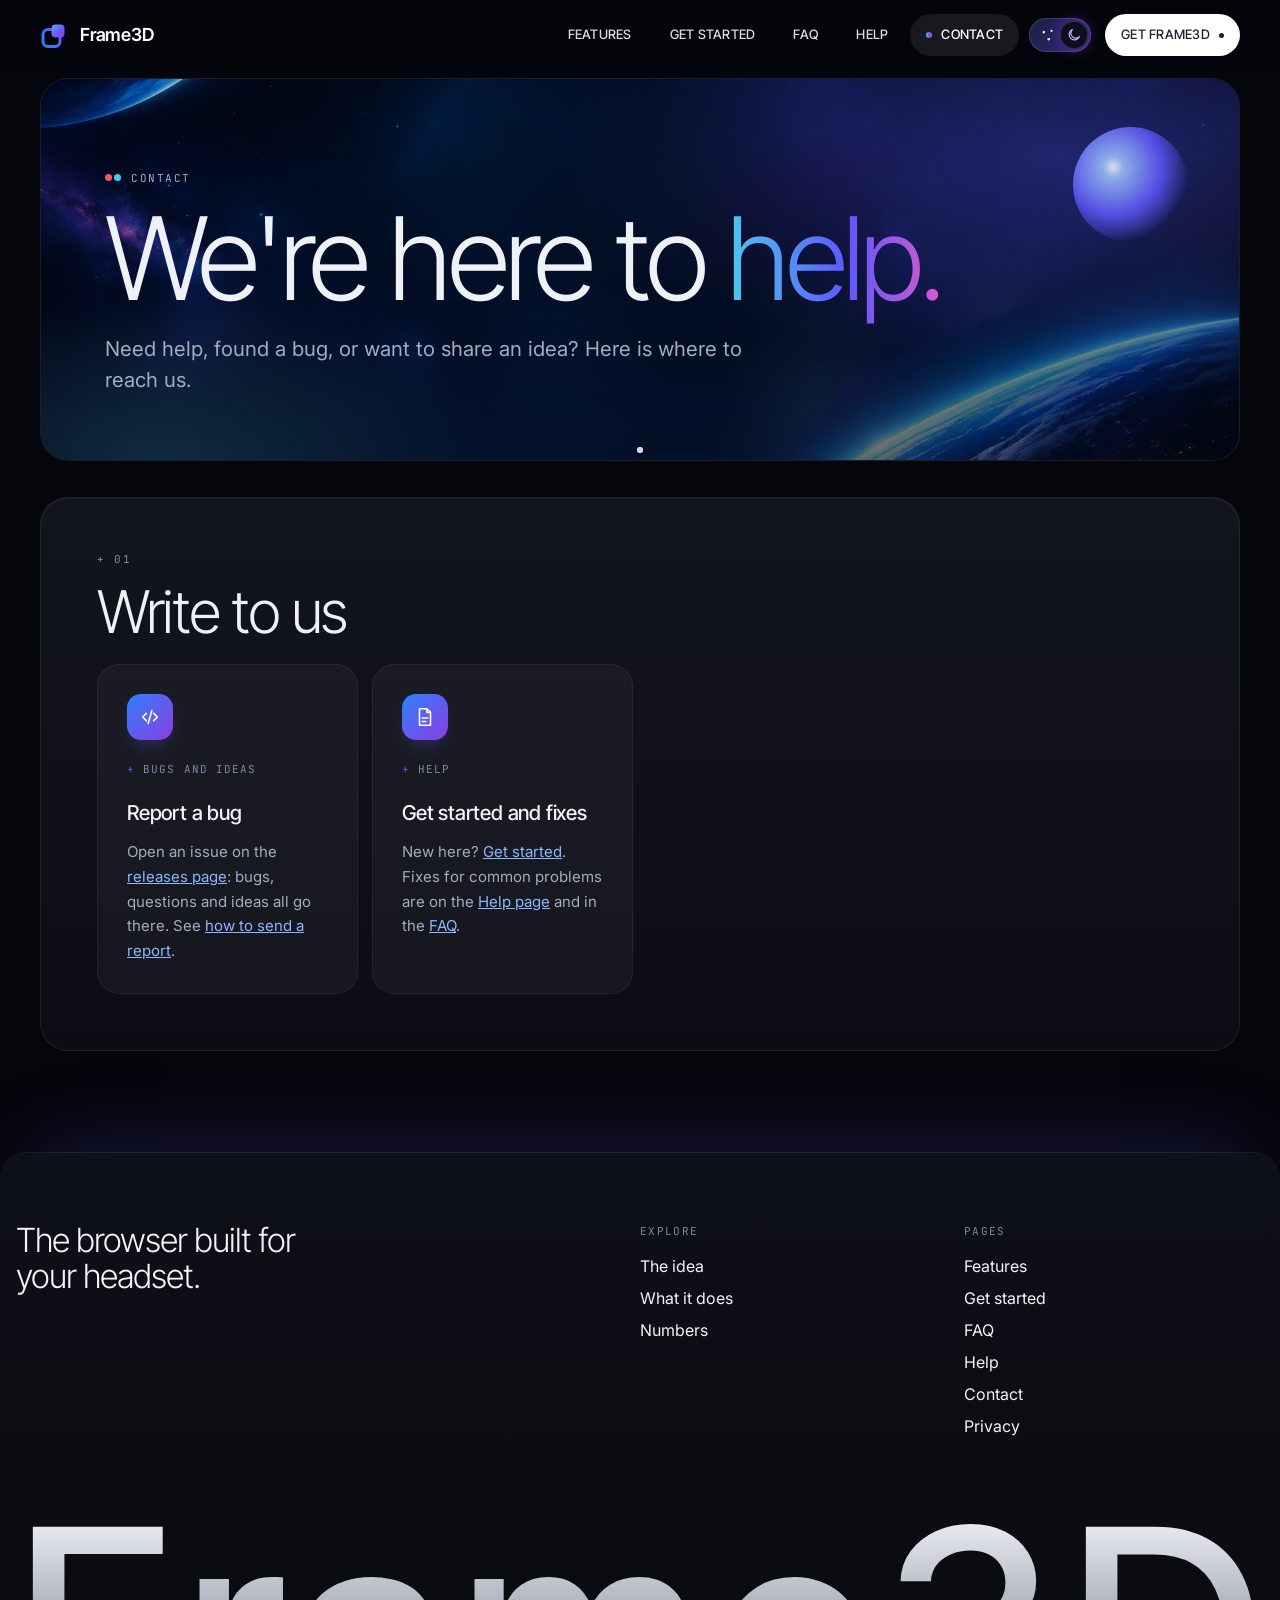
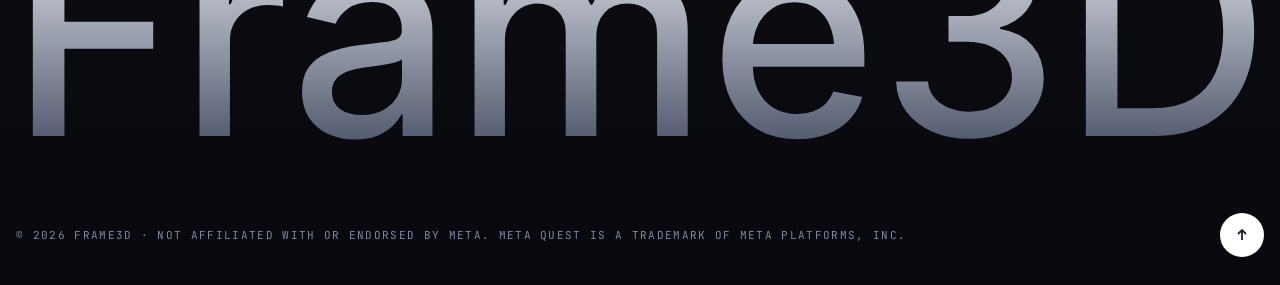
<file: contact.html>
<!doctype html>
<html lang="en">
<head>
<meta charset="utf-8">
<meta name="viewport" content="width=device-width, initial-scale=1, viewport-fit=cover">
<title>Frame3D Contact</title>
<meta name="description" content="Contact Frame3D: support, bug reports, press and community.">
<link rel="canonical" href="https://subscriptions-dot.github.io/frame3d-website/contact.html">
<meta property="og:type" content="website">
<meta property="og:site_name" content="Frame3D">
<meta property="og:title" content="Frame3D Contact">
<meta property="og:description" content="Contact Frame3D: support, bug reports, press and community.">
<meta property="og:url" content="https://subscriptions-dot.github.io/frame3d-website/contact.html">
<meta property="og:image" content="https://subscriptions-dot.github.io/frame3d-website/og.png">
<meta property="og:image:width" content="1200">
<meta property="og:image:height" content="630">
<meta name="twitter:card" content="summary_large_image">
<meta name="theme-color" content="#070A18">
<link rel="icon" type="image/svg+xml" href="data:image/svg+xml,%3Csvg xmlns='http://www.w3.org/2000/svg' viewBox='0 0 120 120'%3E%3Crect x='12' y='38' width='68' height='68' rx='20' fill='none' stroke='%235D58FB' stroke-width='12'/%3E%3Crect x='46' y='18' width='52' height='52' rx='16' fill='%238B3DDF'/%3E%3C/svg%3E">
<link rel="preconnect" href="https://fonts.googleapis.com">
<link rel="preconnect" href="https://fonts.gstatic.com" crossorigin>
<link rel="stylesheet" href="https://fonts.googleapis.com/css2?family=Inter+Tight:wght@300;400;500&family=Inter:wght@400;500&family=JetBrains+Mono:wght@400&display=swap">
<link rel="stylesheet" href="css/pages.css?v=20261120182354">
</head>
<body>
<script>(function(){ var r = document.documentElement, t = null; r.classList.add('js'); try { t = localStorage.getItem('f3d-theme'); } catch (e){} if (t !== 'light') r.classList.add('dark'); })();   // dark unless the visitor chose light (same key as the home page)</script>

<div class="cursor" aria-hidden="true"><i class="eye r"></i><i class="eye c"></i></div>
<header class="top wrap" id="top">
  <a class="brand" href="index.html" aria-label="Frame3D home"><svg viewBox="0 0 120 120" aria-hidden="true"><defs><linearGradient id="l1" x1="0" y1="1" x2="1" y2="0"><stop offset="0" stop-color="#2F80FF"/><stop offset="1" stop-color="#5D58FB"/></linearGradient><linearGradient id="l2" x1="0" y1="0" x2="1" y2="1"><stop offset="0" stop-color="#63A2FF"/><stop offset=".55" stop-color="#6A5CFA"/><stop offset="1" stop-color="#8B3DDF"/></linearGradient></defs><rect x="12" y="38" width="68" height="68" rx="20" fill="none" stroke="url(#l1)" stroke-width="12"/><rect x="46" y="18" width="52" height="52" rx="16" fill="url(#l2)"/></svg>Frame3D</a>
  <nav class="nav" aria-label="Pages"><a href="features.html">Features</a><a href="start.html">Get started</a><a href="faq.html">FAQ</a><a href="help.html">Help</a><a href="contact.html" aria-current="page">Contact</a><button class="theme-sw" id="theme-btn" type="button" role="switch" aria-checked="true" aria-label="Dark mode"><span class="ts-k"><svg class="i-sun" viewBox="0 0 24 24" aria-hidden="true"><circle cx="12" cy="12" r="4.2" fill="none" stroke="currentColor" stroke-width="1.8"/><path d="M12 2.5v2.2M12 19.3v2.2M4.6 4.6l1.6 1.6M17.8 17.8l1.6 1.6M2.5 12h2.2M19.3 12h2.2M4.6 19.4l1.6-1.6M17.8 6.2l1.6-1.6" stroke="currentColor" stroke-width="1.8" stroke-linecap="round"/></svg><svg class="i-moon" viewBox="0 0 24 24" aria-hidden="true"><path d="M20 14.5A8 8 0 1 1 9.5 4a6.5 6.5 0 0 0 10.5 10.5z" fill="none" stroke="currentColor" stroke-width="1.8" stroke-linejoin="round"/></svg></span></button><a class="get" href="start.html">Get Frame3D</a></nav>
</header>
<main class="wrap">
  <section class="hero"><img class="hero-bg" src="assets/images/orbit_bg.webp" alt="" aria-hidden="true" decoding="async">
    <div class="kicker"><span class="eyes" aria-hidden="true"><i></i><i></i></span>Contact</div>
    <h1>We're here to <em>help.</em></h1>
    <p class="lead">Need help, found a bug, or want to share an idea? Here is where to reach us.</p>
  </section>
  <section class="panel"><h2>Write to us</h2><div class="contact"><div class="card"><div class="ic"><svg viewBox="0 0 24 24" fill="none" stroke="currentColor" stroke-width="1.7" stroke-linecap="round" stroke-linejoin="round" aria-hidden="true"><path d="m8 8-4 4 4 4M16 8l4 4-4 4M14 5l-4 14"/></svg></div><span class="tag">Bugs and ideas</span><h3>Report a bug</h3><p>Open an issue on the <a href="https://github.com/subscriptions-dot/frame3d-releases/issues" target="_blank" rel="noopener">releases page</a>: bugs, questions and ideas all go there. See <a href="help.html#report">how to send a report</a>.</p></div><div class="card"><div class="ic"><svg viewBox="0 0 24 24" fill="none" stroke="currentColor" stroke-width="1.7" stroke-linecap="round" stroke-linejoin="round" aria-hidden="true"><path d="M14 3H6v18h12V7z"/><path d="M14 3v4h4M9 13h6M9 17h4"/></svg></div><span class="tag">Help</span><h3>Get started and fixes</h3><p>New here? <a href="start.html">Get started</a>. Fixes for common problems are on the <a href="help.html">Help page</a> and in the <a href="faq.html">FAQ</a>.</p></div></div></section>
<script>
document.querySelectorAll('[data-copy]').forEach(b => b.addEventListener('click', () => {
  const t = b.dataset.copy, done = () => { b.textContent = 'Copied'; setTimeout(() => b.textContent = 'Copy address', 1600); };
  (navigator.clipboard ? navigator.clipboard.writeText(t) : Promise.reject()).then(done).catch(() => { const r = document.createRange(); r.selectNodeContents(b.previousElementSibling); getSelection().removeAllRanges(); getSelection().addRange(r); });
}));
</script>
</main>
<footer class="wrap" id="footer">
  <div class="f-grid">
    <div><p class="f-lead">The browser built for your headset.</p></div>
    <div><h4>Explore</h4><ul><li><a href="index.html#statement">The idea</a></li><li><a href="index.html#features">What it does</a></li><li><a href="index.html#numbers">Numbers</a></li></ul></div>
    <div><h4>Pages</h4><ul><li><a href="features.html">Features</a></li><li><a href="start.html">Get started</a></li><li><a href="faq.html">FAQ</a></li><li><a href="help.html">Help</a></li><li><a href="contact.html">Contact</a></li><li><a href="legal.html#privacy">Privacy</a></li></ul></div>
  </div>
  <div class="wordmark" id="wordmark" role="img" aria-label="Frame3D"><span class="l" style="--i:0" aria-hidden="true"><i>F</i><i>F</i></span><span class="l" style="--i:1" aria-hidden="true"><i>r</i><i>r</i></span><span class="l" style="--i:2" aria-hidden="true"><i>a</i><i>a</i></span><span class="l" style="--i:3" aria-hidden="true"><i>m</i><i>m</i></span><span class="l" style="--i:4" aria-hidden="true"><i>e</i><i>e</i></span><span class="l" style="--i:5" aria-hidden="true"><i>3</i><i>3</i></span><span class="l" style="--i:6" aria-hidden="true"><i>D</i><i>D</i></span></div>
  
  <div class="f-bottom"><span class="mono">© 2026 Frame3D · Not affiliated with or endorsed by Meta. Meta Quest is a trademark of Meta Platforms, Inc.</span><a class="to-top" href="#top" aria-label="Back to top"><svg viewBox="0 0 16 16" fill="none" stroke="currentColor" stroke-width="1.8" aria-hidden="true"><path d="M8 13V3M4 7l4-4 4 4"/></svg></a></div>
</footer>
<script>
(function(){
  const root = document.documentElement, reduce = matchMedia('(prefers-reduced-motion: reduce)').matches, fine = matchMedia('(hover: hover) and (pointer: fine)').matches;
  // header shadow once the page moves
  const top = document.getElementById('top'), onS = () => top.classList.toggle('scrolled', scrollY > 8);
  addEventListener('scroll', onS, {passive: true}); onS();

  // dark / light switch, remembered for the whole site
  const tb = document.getElementById('theme-btn'), syncTb = () => tb.setAttribute('aria-checked', root.classList.contains('dark'));
  syncTb(); tb.addEventListener('click', () => { const d = root.classList.toggle('dark'); try { localStorage.setItem('f3d-theme', d ? 'dark' : 'light'); } catch (e){} syncTb(); });

  // footer wordmark: fit to the row, and letters near the pointer rise in a soft wave (as on the home page)
  const wm = document.getElementById('wordmark'), wl = [...wm.children];
  const fit = () => { wm.style.fontSize = '18vw'; const need = wl.reduce((a, l) => a + l.getBoundingClientRect().width, 0), room = wm.clientWidth;
    if (need > 0) wm.style.fontSize = (parseFloat(getComputedStyle(wm).fontSize) * room / need * .94).toFixed(1) + 'px'; };
  let fw = innerWidth; addEventListener('resize', () => { if (innerWidth !== fw){ fw = innerWidth; fit(); } }); (document.fonts ? document.fonts.ready : Promise.resolve()).then(fit); fit();
  if (!reduce){
    let px = -1e4, on = false, raf = 0; const lift = wl.map(() => 0);
    const tick = () => { let moving = false;
      wl.forEach((l, i) => { const r = l.getBoundingClientRect(), d = Math.abs(px - (r.left + r.width / 2)) / r.width;
        const t = on ? -Math.max(0, 1 - d / 1.6) * r.height * .09 : 0; lift[i] += (t - lift[i]) * .12;
        if (Math.abs(t - lift[i]) > .1) moving = true; l.style.setProperty('--lift', lift[i].toFixed(2) + 'px'); });
      raf = moving || on ? requestAnimationFrame(tick) : 0; };
    wm.addEventListener('pointermove', e => { px = e.clientX; on = true; if (!raf) raf = requestAnimationFrame(tick); });
    wm.addEventListener('pointerleave', () => { on = false; if (!raf) raf = requestAnimationFrame(tick); });
  }

  // pointer: two-eye cursor with a trail, magnetic pills, cards that tilt toward the pointer, the hero stage turning
  if (fine && !reduce){
    root.classList.add('has-cursor');
    const cur = document.querySelector('.cursor'), er = cur.querySelector('.eye.r'), ec = cur.querySelector('.eye.c'), N = 10, trail = [];
    for (let i = 0; i < N; i++){ const d = document.createElement('i'); d.className = 'trail'; d.style.background = i % 2 ? 'var(--eye-c)' : 'var(--eye-r)'; d.style.opacity = (1 - i / N) * .5; document.body.appendChild(d); trail.push({el: d, x: 0, y: 0}); }
    const m = {x: innerWidth / 2, y: innerHeight / 2}, r = {x: m.x, y: m.y}, c = {x: m.x, y: m.y}; let lx = m.x, ly = m.y, last = performance.now();
    // eyes appear on the first move and hide when the pointer leaves the page (they never sit frozen mid-screen)
    const show = v => root.classList.toggle('cursor-on', v);
    addEventListener('pointermove', e => { m.x = e.clientX; m.y = e.clientY; if (!root.classList.contains('cursor-on')){ r.x = c.x = lx = m.x; r.y = c.y = ly = m.y; trail.forEach(t => { t.x = m.x; t.y = m.y; }); show(true); } }, {passive: true});
    document.documentElement.addEventListener('mouseleave', () => show(false)); addEventListener('blur', () => show(false));
    const loop = now => {
      const dt = Math.min(4, Math.max(0, (now - last) / 16.7)); last = now;   // the first rAF time can be earlier than performance.now(): never negative
      const k = x => 1 - Math.pow(1 - x, dt);
      const vx = m.x - lx, vy = m.y - ly; lx = m.x; ly = m.y; const big = cur.classList.contains('big'), sep = big ? 0 : Math.min(10, 3 + Math.hypot(vx, vy) * .25);
      r.x += (m.x - sep - r.x) * k(.32); r.y += (m.y - r.y) * k(.32); c.x += (m.x + sep - c.x) * k(.2); c.y += (m.y - c.y) * k(.2);
      er.style.transform = `translate3d(${r.x}px,${r.y}px,0)`; ec.style.transform = `translate3d(${c.x}px,${c.y}px,0)`;
      let px = (r.x + c.x) / 2, py = (r.y + c.y) / 2;
      trail.forEach(t => { t.x += (px - t.x) * k(.38); t.y += (py - t.y) * k(.38); px = t.x; py = t.y; t.el.style.transform = `translate3d(${t.x}px,${t.y}px,0)`; t.el.style.visibility = big ? 'hidden' : 'visible'; });
      requestAnimationFrame(loop);
    };
    requestAnimationFrame(loop);
    document.addEventListener('pointerover', e => cur.classList.toggle('big', !!e.target.closest('[data-cursor]')));   // as on the home page: only marked elements grow the ring

    document.querySelectorAll('.nav a, .btn-get, .btn-ghost, .cta a, nav.toc a, .to-top, .f-social a').forEach(b => {
      b.classList.add('mag');
      b.addEventListener('pointermove', e => { const q = b.getBoundingClientRect(); b.classList.add('on'); b.style.transform = `translate(${(e.clientX - q.left - q.width / 2) * .25}px, ${(e.clientY - q.top - q.height / 2) * .35}px)`; });
      b.addEventListener('pointerleave', () => { b.classList.remove('on'); b.style.transform = ''; });
    });
    document.querySelectorAll('.bento, .card, .review').forEach(el => {
      el.classList.add('tilt');
      el.addEventListener('pointermove', e => { const q = el.getBoundingClientRect(), x = (e.clientX - q.left) / q.width, y = (e.clientY - q.top) / q.height;
        el.classList.add('on'); el.style.transform = `perspective(1100px) rotateX(${(.5 - y) * 5}deg) rotateY(${(x - .5) * 6}deg)`;
        el.style.setProperty('--mx', (x * 100).toFixed(1) + '%'); el.style.setProperty('--my', (y * 100).toFixed(1) + '%'); });
      el.addEventListener('pointerleave', () => { el.classList.remove('on'); el.style.transform = ''; });
    });
    const stage = document.querySelector('.stage');
    if (stage) addEventListener('pointermove', e => { stage.style.setProperty('--px', (e.clientX / innerWidth * 2 - 1).toFixed(3)); stage.style.setProperty('--py', (e.clientY / innerHeight * 2 - 1).toFixed(3)); }, {passive: true});
  }

  // feature showcases: select on click / arrow keys, move on by themselves (progress bar, keeps running under the pointer),
  // pause only off screen; on phones the stage is a swipe carousel and the dots follow it
  const narrow = matchMedia('(max-width: 900px)');
  document.querySelectorAll('[data-show]').forEach(sh => {
    const tabs = [...sh.querySelectorAll('.sh-tab')], panes = [...sh.querySelectorAll('.sh-pane')], dots = [...sh.querySelectorAll('.sh-dots i')], stage = sh.querySelector('.sh-stage');
    let cur = 0;
    const set = (i, scroll) => { cur = (i + panes.length) % panes.length;
      tabs.forEach((t, k) => { t.setAttribute('aria-selected', k === cur ? 'true' : 'false'); t.tabIndex = k === cur ? 0 : -1; });
      panes.forEach((p, k) => p.classList.toggle('on', k === cur)); dots.forEach((d, k) => d.classList.toggle('on', k === cur));
      if (scroll && narrow.matches) stage.scrollTo({left: panes[cur].offsetLeft - (stage.clientWidth - panes[cur].clientWidth) / 2, behavior: 'smooth'}); };
    tabs.forEach((t, k) => { t.addEventListener('click', () => set(k)); t.addEventListener('keydown', e => { const d = e.key === 'ArrowDown' || e.key === 'ArrowRight' ? 1 : e.key === 'ArrowUp' || e.key === 'ArrowLeft' ? -1 : 0; if (d){ e.preventDefault(); set(cur + d); tabs[cur].focus(); } }); });
    dots.forEach((d, k) => d.addEventListener('click', () => set(k, true)));
    sh.addEventListener('animationend', e => { if (e.target.parentElement && e.target.parentElement.classList.contains('bar') && !narrow.matches) set(cur + 1); });
    if ('IntersectionObserver' in window) new IntersectionObserver(es => sh.classList.toggle('off', !es[0].isIntersecting), {threshold: .25}).observe(sh);
    let st = 0; stage.addEventListener('scroll', () => { if (!narrow.matches) return; clearTimeout(st); st = setTimeout(() => {
      const mid = stage.scrollLeft + stage.clientWidth / 2; let best = 0, bd = 1e9;
      panes.forEach((p, k) => { const d = Math.abs(p.offsetLeft + p.clientWidth / 2 - mid); if (d < bd){ bd = d; best = k; } }); if (best !== cur) set(best); }, 80); }, {passive: true});
  });

  // reveal blocks as they scroll in (skipped with reduced motion)
  const els = [...document.querySelectorAll('.fhero > :not(.fh-glow), .fsec-h, .show, .bento, .love, .hero > :not(.hero-bg), section.panel > h2, section.panel > p, section.panel > details, section.panel > ol, section.panel > ul, section.panel > .tbl, .card, .review, .cta')];
  if (reduce || !('IntersectionObserver' in window)) return;
  els.forEach(e => { e.classList.add('rv'); const sib = e.parentElement ? [...e.parentElement.children].filter(c => c.classList.contains('card') || c.classList.contains('review') || c.classList.contains('bento')) : []; const i = sib.indexOf(e); if (i > 0) e.style.setProperty('--d', i % 4); });
  [...document.querySelectorAll('.hero > .rv')].forEach((e, i) => e.style.setProperty('--d', i * 1.5));
  const io = new IntersectionObserver(es => es.forEach(x => { if (x.isIntersecting){ x.target.classList.add('in'); io.unobserve(x.target); } }), {rootMargin: '0px 0px -8% 0px'});
  els.forEach(e => io.observe(e));
})();
</script>
</body>
</html>
</file>
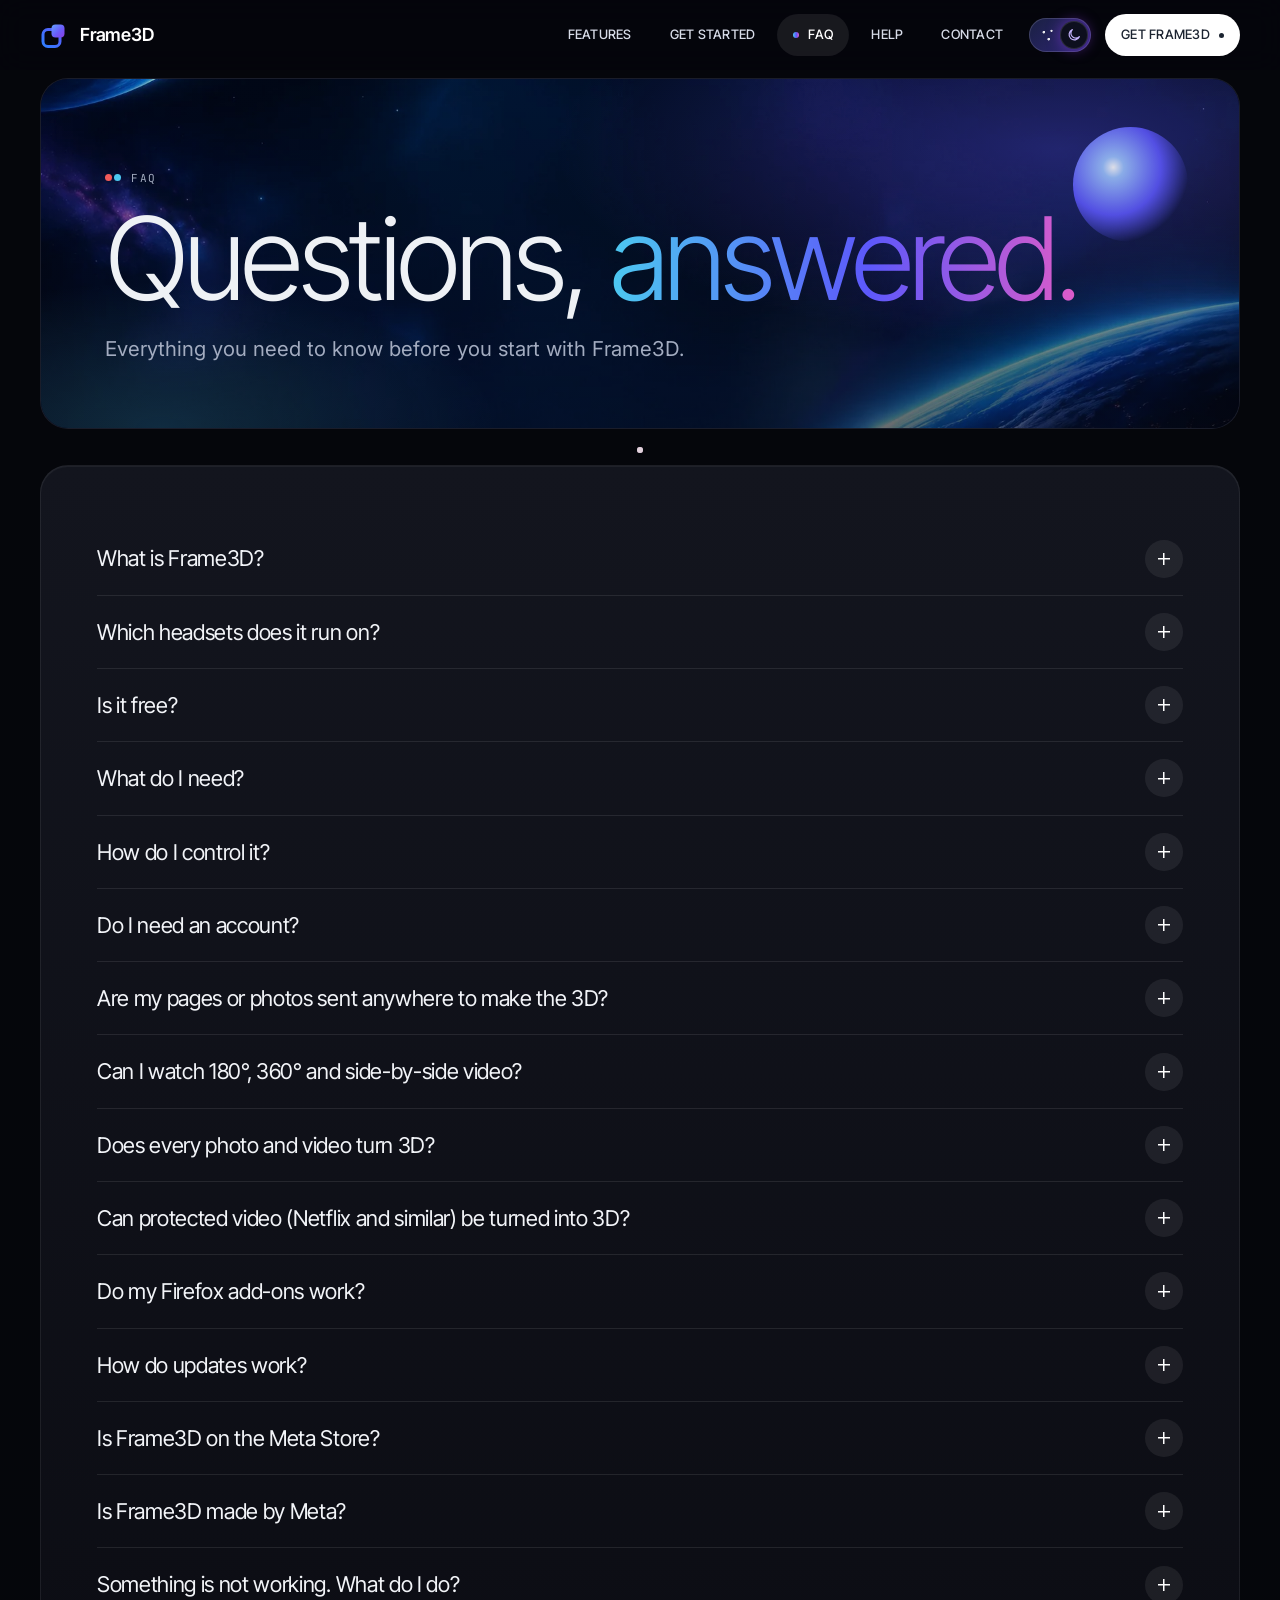
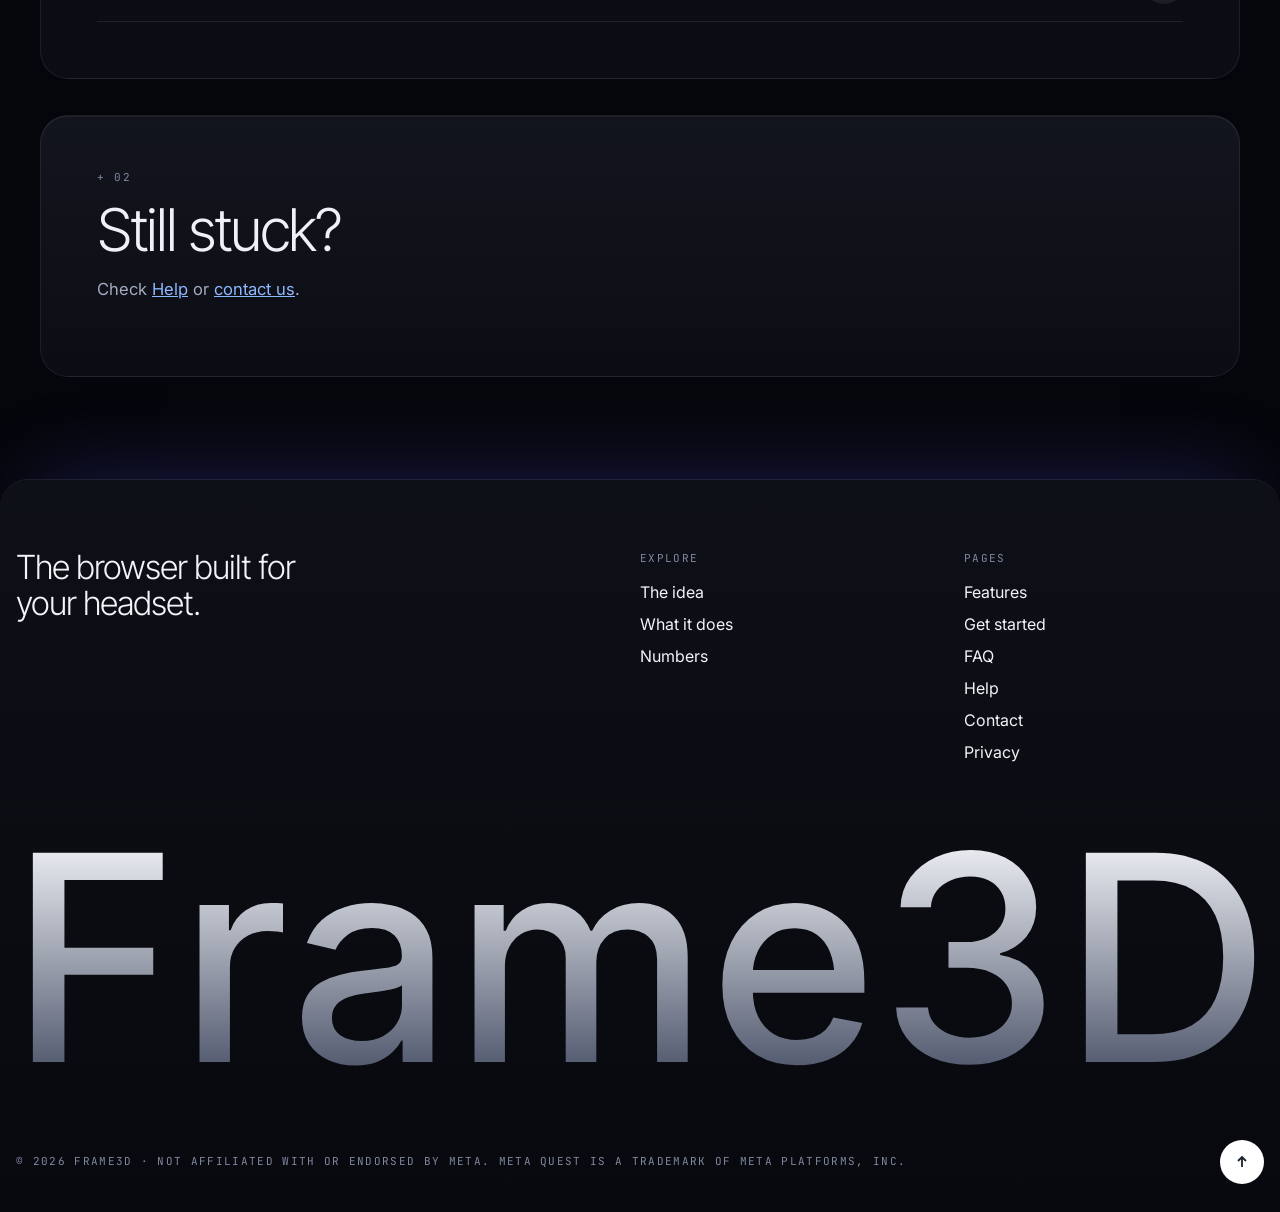
<file: faq.html>
<!doctype html>
<html lang="en">
<head>
<meta charset="utf-8">
<meta name="viewport" content="width=device-width, initial-scale=1, viewport-fit=cover">
<title>Frame3D FAQ</title>
<meta name="description" content="Answers about Frame3D: supported headsets, price, privacy, VR video, add-ons and updates.">
<link rel="canonical" href="https://subscriptions-dot.github.io/frame3d-website/faq.html">
<meta property="og:type" content="website">
<meta property="og:site_name" content="Frame3D">
<meta property="og:title" content="Frame3D FAQ">
<meta property="og:description" content="Answers about Frame3D: supported headsets, price, privacy, VR video, add-ons and updates.">
<meta property="og:url" content="https://subscriptions-dot.github.io/frame3d-website/faq.html">
<meta property="og:image" content="https://subscriptions-dot.github.io/frame3d-website/og.png">
<meta property="og:image:width" content="1200">
<meta property="og:image:height" content="630">
<meta name="twitter:card" content="summary_large_image">
<meta name="theme-color" content="#070A18">
<link rel="icon" type="image/svg+xml" href="data:image/svg+xml,%3Csvg xmlns='http://www.w3.org/2000/svg' viewBox='0 0 120 120'%3E%3Crect x='12' y='38' width='68' height='68' rx='20' fill='none' stroke='%235D58FB' stroke-width='12'/%3E%3Crect x='46' y='18' width='52' height='52' rx='16' fill='%238B3DDF'/%3E%3C/svg%3E">
<link rel="preconnect" href="https://fonts.googleapis.com">
<link rel="preconnect" href="https://fonts.gstatic.com" crossorigin>
<link rel="stylesheet" href="https://fonts.googleapis.com/css2?family=Inter+Tight:wght@300;400;500&family=Inter:wght@400;500&family=JetBrains+Mono:wght@400&display=swap">
<link rel="stylesheet" href="css/pages.css?v=20261120182354">
</head>
<body>
<script>(function(){ var r = document.documentElement, t = null; r.classList.add('js'); try { t = localStorage.getItem('f3d-theme'); } catch (e){} if (t !== 'light') r.classList.add('dark'); })();   // dark unless the visitor chose light (same key as the home page)</script>

<div class="cursor" aria-hidden="true"><i class="eye r"></i><i class="eye c"></i></div>
<header class="top wrap" id="top">
  <a class="brand" href="index.html" aria-label="Frame3D home"><svg viewBox="0 0 120 120" aria-hidden="true"><defs><linearGradient id="l1" x1="0" y1="1" x2="1" y2="0"><stop offset="0" stop-color="#2F80FF"/><stop offset="1" stop-color="#5D58FB"/></linearGradient><linearGradient id="l2" x1="0" y1="0" x2="1" y2="1"><stop offset="0" stop-color="#63A2FF"/><stop offset=".55" stop-color="#6A5CFA"/><stop offset="1" stop-color="#8B3DDF"/></linearGradient></defs><rect x="12" y="38" width="68" height="68" rx="20" fill="none" stroke="url(#l1)" stroke-width="12"/><rect x="46" y="18" width="52" height="52" rx="16" fill="url(#l2)"/></svg>Frame3D</a>
  <nav class="nav" aria-label="Pages"><a href="features.html">Features</a><a href="start.html">Get started</a><a href="faq.html" aria-current="page">FAQ</a><a href="help.html">Help</a><a href="contact.html">Contact</a><button class="theme-sw" id="theme-btn" type="button" role="switch" aria-checked="true" aria-label="Dark mode"><span class="ts-k"><svg class="i-sun" viewBox="0 0 24 24" aria-hidden="true"><circle cx="12" cy="12" r="4.2" fill="none" stroke="currentColor" stroke-width="1.8"/><path d="M12 2.5v2.2M12 19.3v2.2M4.6 4.6l1.6 1.6M17.8 17.8l1.6 1.6M2.5 12h2.2M19.3 12h2.2M4.6 19.4l1.6-1.6M17.8 6.2l1.6-1.6" stroke="currentColor" stroke-width="1.8" stroke-linecap="round"/></svg><svg class="i-moon" viewBox="0 0 24 24" aria-hidden="true"><path d="M20 14.5A8 8 0 1 1 9.5 4a6.5 6.5 0 0 0 10.5 10.5z" fill="none" stroke="currentColor" stroke-width="1.8" stroke-linejoin="round"/></svg></span></button><a class="get" href="start.html">Get Frame3D</a></nav>
</header>
<main class="wrap">
  <section class="hero"><img class="hero-bg" src="assets/images/orbit_bg.webp" alt="" aria-hidden="true" decoding="async">
    <div class="kicker"><span class="eyes" aria-hidden="true"><i></i><i></i></span>FAQ</div>
    <h1>Questions, <em>answered.</em></h1>
    <p class="lead">Everything you need to know before you start with Frame3D.</p>
  </section>
  <section class="panel"><details><summary>What is Frame3D?</summary><div><p>A web browser for Meta Quest that turns the photos and videos on web pages into 3D while you browse. The depth is worked out on the headset itself.</p></div></details><details><summary>Which headsets does it run on?</summary><div><p>Frame3D is made and tested on <b>Meta Quest 3</b>. It also installs on Quest 3S, Quest 2 and Quest Pro, but has not been tested on those yet.</p></div></details><details><summary>Is it free?</summary><div><p>Yes, the version on GitHub is free to download. <a href="https://github.com/subscriptions-dot/frame3d-releases/releases/latest" target="_blank" rel="noopener">Get the latest release</a>.</p></div></details><details><summary>What do I need?</summary><div><p>A Meta Quest, and a computer with a USB-C cable for the one-time install. After that, only the headset. <a href="start.html#install">How to install</a>.</p></div></details><details><summary>How do I control it?</summary><div><p>With the Quest controllers, a Bluetooth gamepad or keyboard, or your voice. A short tour shows the buttons the first time you open it. <a href="start.html#controls">See the buttons</a>.</p></div></details><details><summary>Do I need an account?</summary><div><p>No. There is no Frame3D account, no cloud sync and no analytics.</p></div></details><details><summary>Are my pages or photos sent anywhere to make the 3D?</summary><div><p>No. The depth maps are made on the headset's own GPU. Pictures and video frames are not uploaded for it. The websites you visit still see your visit, as in any browser.</p></div></details><details><summary>Can I watch 180°, 360° and side-by-side video?</summary><div><p>Yes. VR video plays the way it was filmed: 180° and 360° wrap around you, and side-by-side 3D shows each eye its own half.</p></div></details><details><summary>Does every photo and video turn 3D?</summary><div><p>Most photos and videos on a page can. Protected (DRM) video cannot, and some sites draw their media in ways a browser cannot read. You choose what turns 3D with the 3D button.</p></div></details><details><summary>Can protected video (Netflix and similar) be turned into 3D?</summary><div><p>Protected (DRM) video plays as normal, but it cannot be converted to 3D, because the browser is not allowed to read its frames.</p></div></details><details><summary>Do my Firefox add-ons work?</summary><div><p>Frame3D installs real add-ons and themes from addons.mozilla.org. Add-ons that depend on desktop-only features may not work in the headset.</p></div></details><details><summary>How do updates work?</summary><div><p>The version installed from GitHub checks GitHub for a newer release and offers it. Store versions are updated by Meta.</p></div></details><details><summary>Is Frame3D on the Meta Store?</summary><div><p>Not yet. For now you install it from GitHub: see <a href="start.html#install">how to install</a>.</p></div></details><details><summary>Is Frame3D made by Meta?</summary><div><p>No. Frame3D is not affiliated with, endorsed by or sponsored by Meta.</p></div></details><details><summary>Something is not working. What do I do?</summary><div><p>See <a href="help.html">Help</a> for fixes to common problems and how to send a report.</p></div></details></section>
  <section class="panel"><h2>Still stuck?</h2><p>Check <a href="help.html">Help</a> or <a href="contact.html">contact us</a>.</p></section>
</main>
<footer class="wrap" id="footer">
  <div class="f-grid">
    <div><p class="f-lead">The browser built for your headset.</p></div>
    <div><h4>Explore</h4><ul><li><a href="index.html#statement">The idea</a></li><li><a href="index.html#features">What it does</a></li><li><a href="index.html#numbers">Numbers</a></li></ul></div>
    <div><h4>Pages</h4><ul><li><a href="features.html">Features</a></li><li><a href="start.html">Get started</a></li><li><a href="faq.html">FAQ</a></li><li><a href="help.html">Help</a></li><li><a href="contact.html">Contact</a></li><li><a href="legal.html#privacy">Privacy</a></li></ul></div>
  </div>
  <div class="wordmark" id="wordmark" role="img" aria-label="Frame3D"><span class="l" style="--i:0" aria-hidden="true"><i>F</i><i>F</i></span><span class="l" style="--i:1" aria-hidden="true"><i>r</i><i>r</i></span><span class="l" style="--i:2" aria-hidden="true"><i>a</i><i>a</i></span><span class="l" style="--i:3" aria-hidden="true"><i>m</i><i>m</i></span><span class="l" style="--i:4" aria-hidden="true"><i>e</i><i>e</i></span><span class="l" style="--i:5" aria-hidden="true"><i>3</i><i>3</i></span><span class="l" style="--i:6" aria-hidden="true"><i>D</i><i>D</i></span></div>
  
  <div class="f-bottom"><span class="mono">© 2026 Frame3D · Not affiliated with or endorsed by Meta. Meta Quest is a trademark of Meta Platforms, Inc.</span><a class="to-top" href="#top" aria-label="Back to top"><svg viewBox="0 0 16 16" fill="none" stroke="currentColor" stroke-width="1.8" aria-hidden="true"><path d="M8 13V3M4 7l4-4 4 4"/></svg></a></div>
</footer>
<script>
(function(){
  const root = document.documentElement, reduce = matchMedia('(prefers-reduced-motion: reduce)').matches, fine = matchMedia('(hover: hover) and (pointer: fine)').matches;
  // header shadow once the page moves
  const top = document.getElementById('top'), onS = () => top.classList.toggle('scrolled', scrollY > 8);
  addEventListener('scroll', onS, {passive: true}); onS();

  // dark / light switch, remembered for the whole site
  const tb = document.getElementById('theme-btn'), syncTb = () => tb.setAttribute('aria-checked', root.classList.contains('dark'));
  syncTb(); tb.addEventListener('click', () => { const d = root.classList.toggle('dark'); try { localStorage.setItem('f3d-theme', d ? 'dark' : 'light'); } catch (e){} syncTb(); });

  // footer wordmark: fit to the row, and letters near the pointer rise in a soft wave (as on the home page)
  const wm = document.getElementById('wordmark'), wl = [...wm.children];
  const fit = () => { wm.style.fontSize = '18vw'; const need = wl.reduce((a, l) => a + l.getBoundingClientRect().width, 0), room = wm.clientWidth;
    if (need > 0) wm.style.fontSize = (parseFloat(getComputedStyle(wm).fontSize) * room / need * .94).toFixed(1) + 'px'; };
  let fw = innerWidth; addEventListener('resize', () => { if (innerWidth !== fw){ fw = innerWidth; fit(); } }); (document.fonts ? document.fonts.ready : Promise.resolve()).then(fit); fit();
  if (!reduce){
    let px = -1e4, on = false, raf = 0; const lift = wl.map(() => 0);
    const tick = () => { let moving = false;
      wl.forEach((l, i) => { const r = l.getBoundingClientRect(), d = Math.abs(px - (r.left + r.width / 2)) / r.width;
        const t = on ? -Math.max(0, 1 - d / 1.6) * r.height * .09 : 0; lift[i] += (t - lift[i]) * .12;
        if (Math.abs(t - lift[i]) > .1) moving = true; l.style.setProperty('--lift', lift[i].toFixed(2) + 'px'); });
      raf = moving || on ? requestAnimationFrame(tick) : 0; };
    wm.addEventListener('pointermove', e => { px = e.clientX; on = true; if (!raf) raf = requestAnimationFrame(tick); });
    wm.addEventListener('pointerleave', () => { on = false; if (!raf) raf = requestAnimationFrame(tick); });
  }

  // pointer: two-eye cursor with a trail, magnetic pills, cards that tilt toward the pointer, the hero stage turning
  if (fine && !reduce){
    root.classList.add('has-cursor');
    const cur = document.querySelector('.cursor'), er = cur.querySelector('.eye.r'), ec = cur.querySelector('.eye.c'), N = 10, trail = [];
    for (let i = 0; i < N; i++){ const d = document.createElement('i'); d.className = 'trail'; d.style.background = i % 2 ? 'var(--eye-c)' : 'var(--eye-r)'; d.style.opacity = (1 - i / N) * .5; document.body.appendChild(d); trail.push({el: d, x: 0, y: 0}); }
    const m = {x: innerWidth / 2, y: innerHeight / 2}, r = {x: m.x, y: m.y}, c = {x: m.x, y: m.y}; let lx = m.x, ly = m.y, last = performance.now();
    // eyes appear on the first move and hide when the pointer leaves the page (they never sit frozen mid-screen)
    const show = v => root.classList.toggle('cursor-on', v);
    addEventListener('pointermove', e => { m.x = e.clientX; m.y = e.clientY; if (!root.classList.contains('cursor-on')){ r.x = c.x = lx = m.x; r.y = c.y = ly = m.y; trail.forEach(t => { t.x = m.x; t.y = m.y; }); show(true); } }, {passive: true});
    document.documentElement.addEventListener('mouseleave', () => show(false)); addEventListener('blur', () => show(false));
    const loop = now => {
      const dt = Math.min(4, Math.max(0, (now - last) / 16.7)); last = now;   // the first rAF time can be earlier than performance.now(): never negative
      const k = x => 1 - Math.pow(1 - x, dt);
      const vx = m.x - lx, vy = m.y - ly; lx = m.x; ly = m.y; const big = cur.classList.contains('big'), sep = big ? 0 : Math.min(10, 3 + Math.hypot(vx, vy) * .25);
      r.x += (m.x - sep - r.x) * k(.32); r.y += (m.y - r.y) * k(.32); c.x += (m.x + sep - c.x) * k(.2); c.y += (m.y - c.y) * k(.2);
      er.style.transform = `translate3d(${r.x}px,${r.y}px,0)`; ec.style.transform = `translate3d(${c.x}px,${c.y}px,0)`;
      let px = (r.x + c.x) / 2, py = (r.y + c.y) / 2;
      trail.forEach(t => { t.x += (px - t.x) * k(.38); t.y += (py - t.y) * k(.38); px = t.x; py = t.y; t.el.style.transform = `translate3d(${t.x}px,${t.y}px,0)`; t.el.style.visibility = big ? 'hidden' : 'visible'; });
      requestAnimationFrame(loop);
    };
    requestAnimationFrame(loop);
    document.addEventListener('pointerover', e => cur.classList.toggle('big', !!e.target.closest('[data-cursor]')));   // as on the home page: only marked elements grow the ring

    document.querySelectorAll('.nav a, .btn-get, .btn-ghost, .cta a, nav.toc a, .to-top, .f-social a').forEach(b => {
      b.classList.add('mag');
      b.addEventListener('pointermove', e => { const q = b.getBoundingClientRect(); b.classList.add('on'); b.style.transform = `translate(${(e.clientX - q.left - q.width / 2) * .25}px, ${(e.clientY - q.top - q.height / 2) * .35}px)`; });
      b.addEventListener('pointerleave', () => { b.classList.remove('on'); b.style.transform = ''; });
    });
    document.querySelectorAll('.bento, .card, .review').forEach(el => {
      el.classList.add('tilt');
      el.addEventListener('pointermove', e => { const q = el.getBoundingClientRect(), x = (e.clientX - q.left) / q.width, y = (e.clientY - q.top) / q.height;
        el.classList.add('on'); el.style.transform = `perspective(1100px) rotateX(${(.5 - y) * 5}deg) rotateY(${(x - .5) * 6}deg)`;
        el.style.setProperty('--mx', (x * 100).toFixed(1) + '%'); el.style.setProperty('--my', (y * 100).toFixed(1) + '%'); });
      el.addEventListener('pointerleave', () => { el.classList.remove('on'); el.style.transform = ''; });
    });
    const stage = document.querySelector('.stage');
    if (stage) addEventListener('pointermove', e => { stage.style.setProperty('--px', (e.clientX / innerWidth * 2 - 1).toFixed(3)); stage.style.setProperty('--py', (e.clientY / innerHeight * 2 - 1).toFixed(3)); }, {passive: true});
  }

  // feature showcases: select on click / arrow keys, move on by themselves (progress bar, keeps running under the pointer),
  // pause only off screen; on phones the stage is a swipe carousel and the dots follow it
  const narrow = matchMedia('(max-width: 900px)');
  document.querySelectorAll('[data-show]').forEach(sh => {
    const tabs = [...sh.querySelectorAll('.sh-tab')], panes = [...sh.querySelectorAll('.sh-pane')], dots = [...sh.querySelectorAll('.sh-dots i')], stage = sh.querySelector('.sh-stage');
    let cur = 0;
    const set = (i, scroll) => { cur = (i + panes.length) % panes.length;
      tabs.forEach((t, k) => { t.setAttribute('aria-selected', k === cur ? 'true' : 'false'); t.tabIndex = k === cur ? 0 : -1; });
      panes.forEach((p, k) => p.classList.toggle('on', k === cur)); dots.forEach((d, k) => d.classList.toggle('on', k === cur));
      if (scroll && narrow.matches) stage.scrollTo({left: panes[cur].offsetLeft - (stage.clientWidth - panes[cur].clientWidth) / 2, behavior: 'smooth'}); };
    tabs.forEach((t, k) => { t.addEventListener('click', () => set(k)); t.addEventListener('keydown', e => { const d = e.key === 'ArrowDown' || e.key === 'ArrowRight' ? 1 : e.key === 'ArrowUp' || e.key === 'ArrowLeft' ? -1 : 0; if (d){ e.preventDefault(); set(cur + d); tabs[cur].focus(); } }); });
    dots.forEach((d, k) => d.addEventListener('click', () => set(k, true)));
    sh.addEventListener('animationend', e => { if (e.target.parentElement && e.target.parentElement.classList.contains('bar') && !narrow.matches) set(cur + 1); });
    if ('IntersectionObserver' in window) new IntersectionObserver(es => sh.classList.toggle('off', !es[0].isIntersecting), {threshold: .25}).observe(sh);
    let st = 0; stage.addEventListener('scroll', () => { if (!narrow.matches) return; clearTimeout(st); st = setTimeout(() => {
      const mid = stage.scrollLeft + stage.clientWidth / 2; let best = 0, bd = 1e9;
      panes.forEach((p, k) => { const d = Math.abs(p.offsetLeft + p.clientWidth / 2 - mid); if (d < bd){ bd = d; best = k; } }); if (best !== cur) set(best); }, 80); }, {passive: true});
  });

  // reveal blocks as they scroll in (skipped with reduced motion)
  const els = [...document.querySelectorAll('.fhero > :not(.fh-glow), .fsec-h, .show, .bento, .love, .hero > :not(.hero-bg), section.panel > h2, section.panel > p, section.panel > details, section.panel > ol, section.panel > ul, section.panel > .tbl, .card, .review, .cta')];
  if (reduce || !('IntersectionObserver' in window)) return;
  els.forEach(e => { e.classList.add('rv'); const sib = e.parentElement ? [...e.parentElement.children].filter(c => c.classList.contains('card') || c.classList.contains('review') || c.classList.contains('bento')) : []; const i = sib.indexOf(e); if (i > 0) e.style.setProperty('--d', i % 4); });
  [...document.querySelectorAll('.hero > .rv')].forEach((e, i) => e.style.setProperty('--d', i * 1.5));
  const io = new IntersectionObserver(es => es.forEach(x => { if (x.isIntersecting){ x.target.classList.add('in'); io.unobserve(x.target); } }), {rootMargin: '0px 0px -8% 0px'});
  els.forEach(e => io.observe(e));
})();
</script>
</body>
</html>
</file>
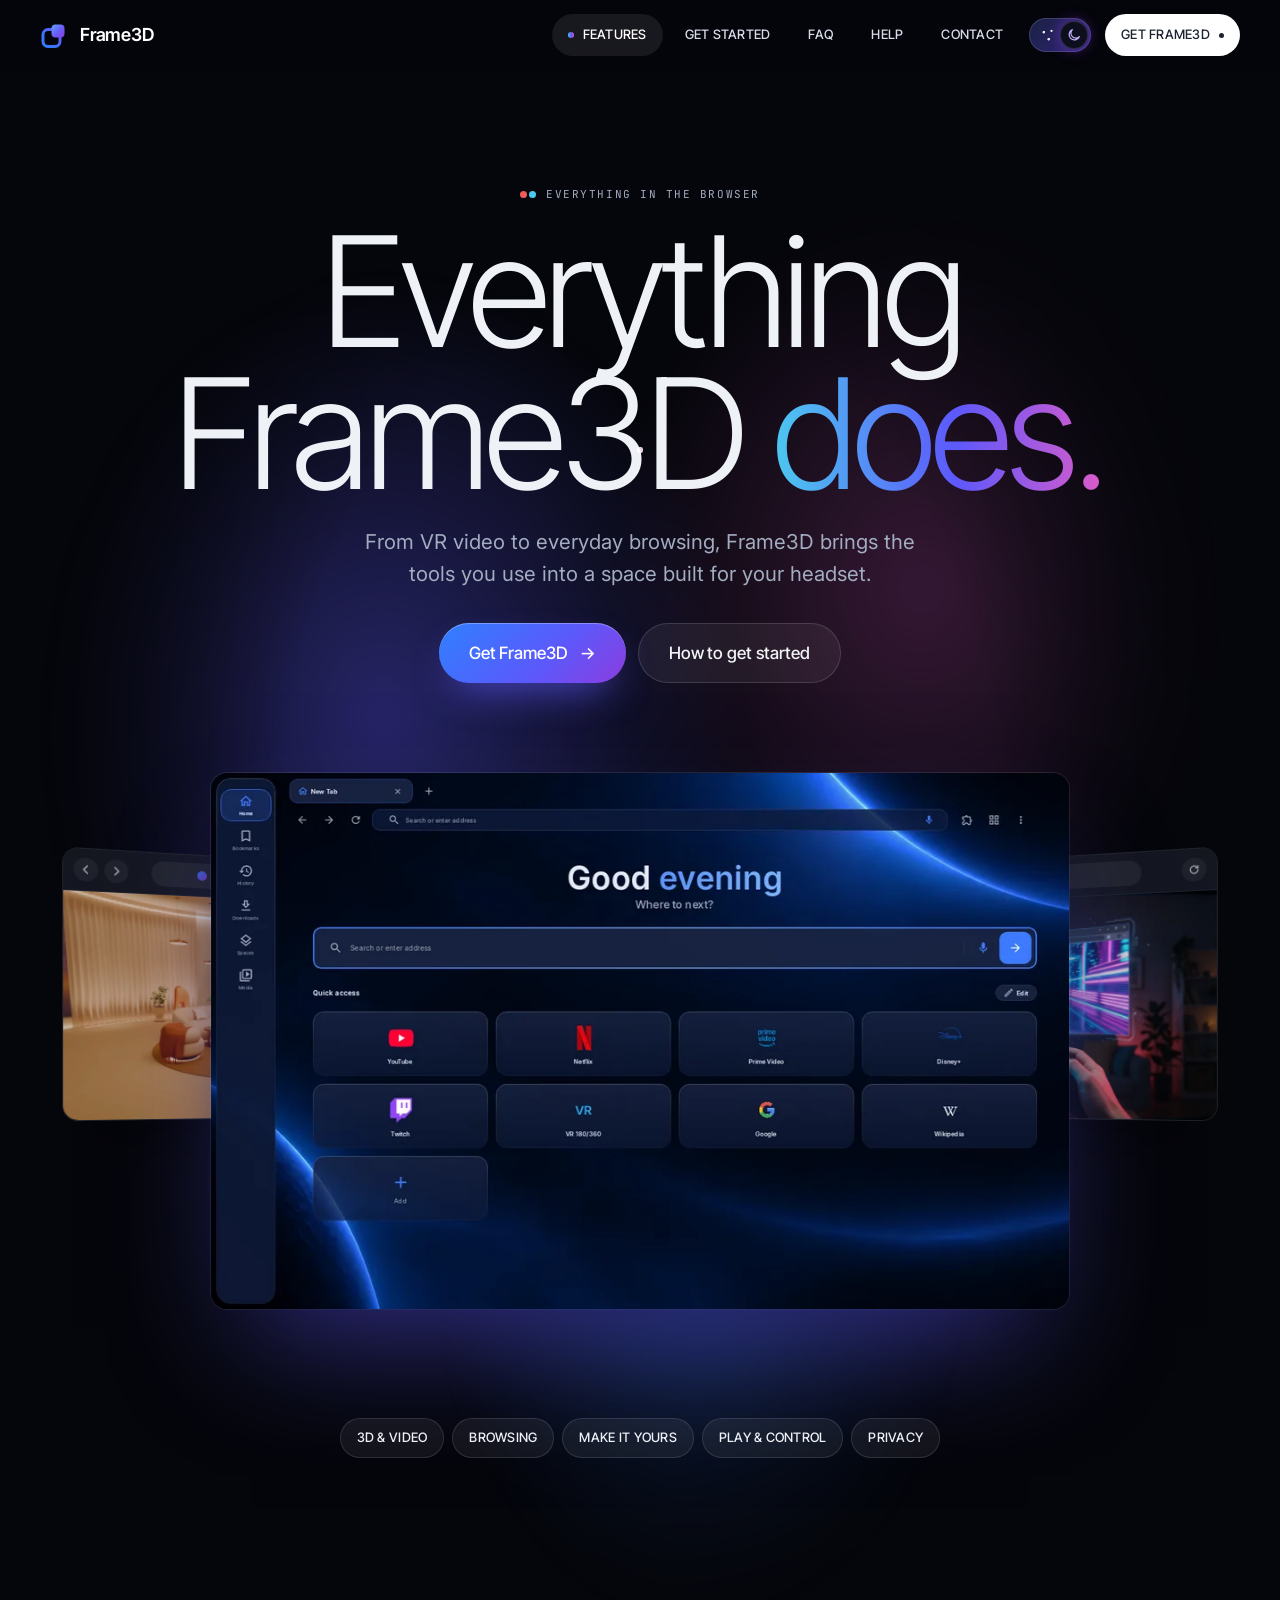
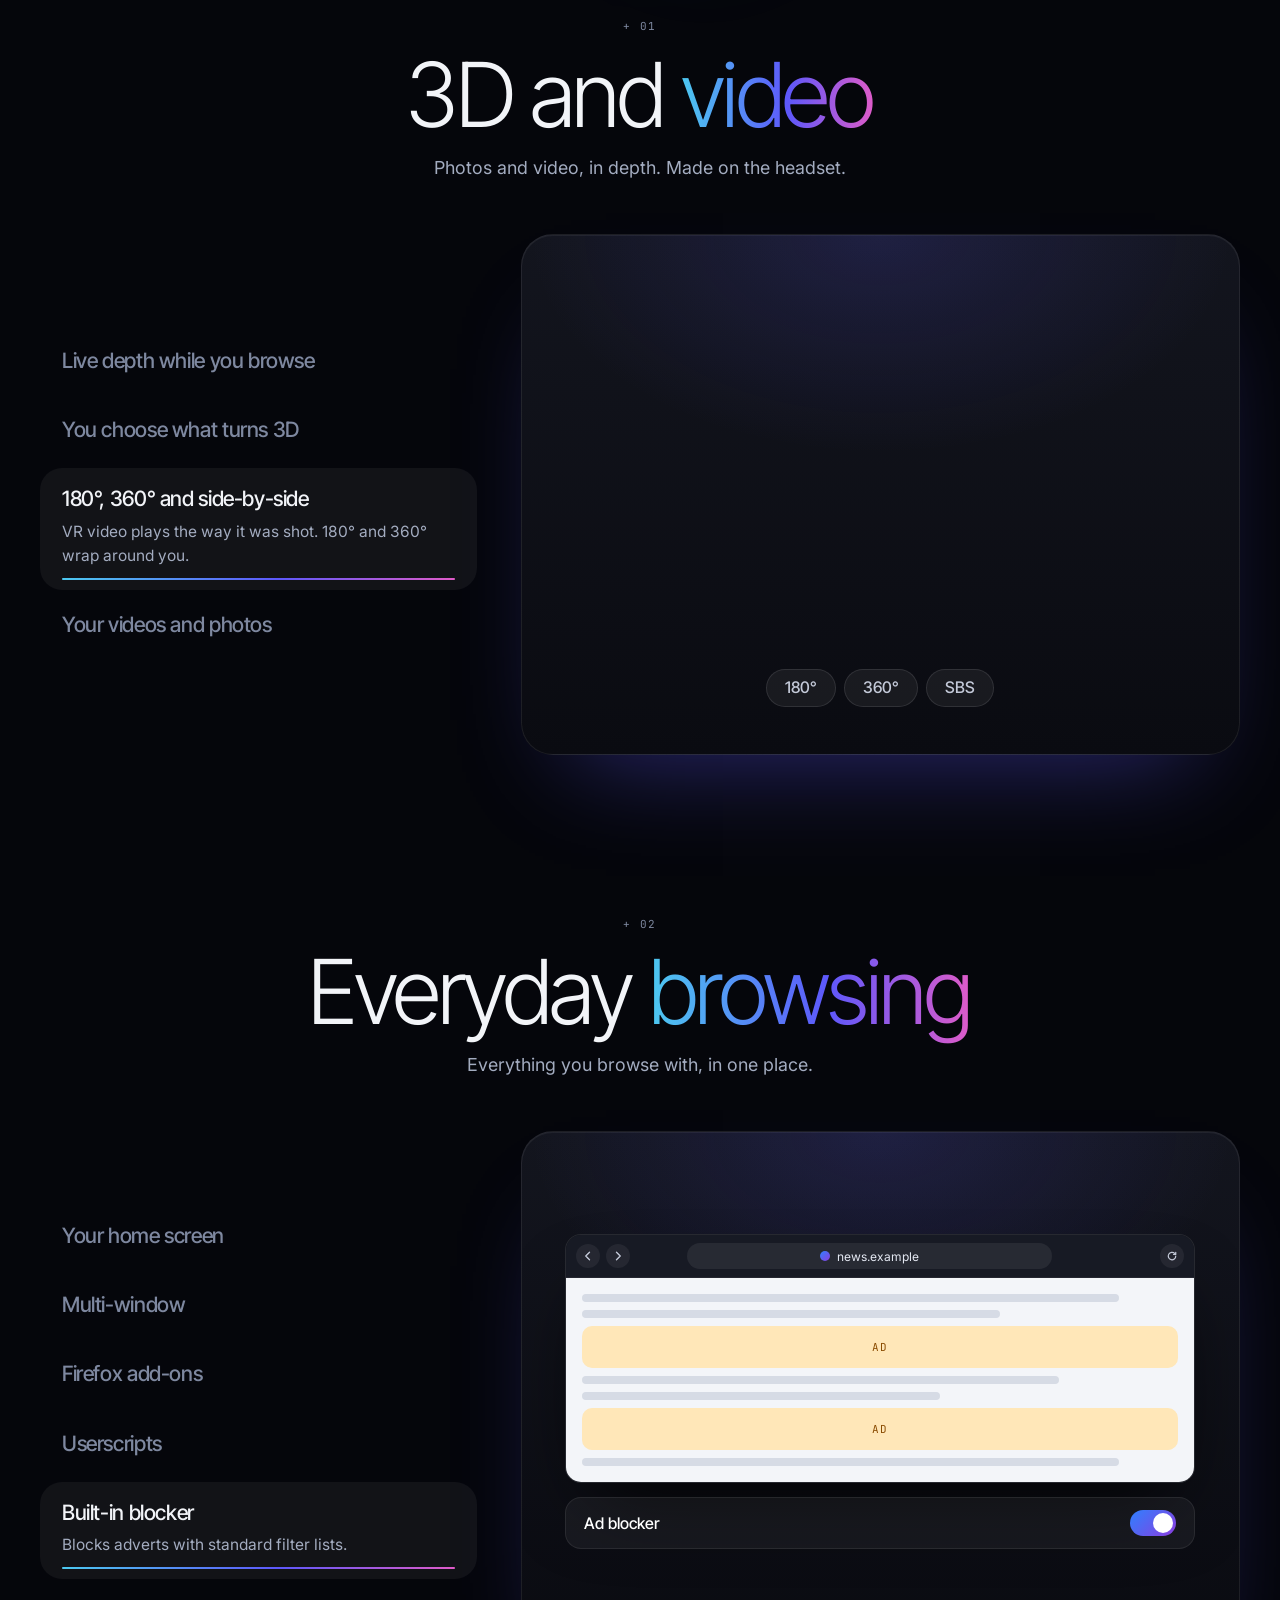
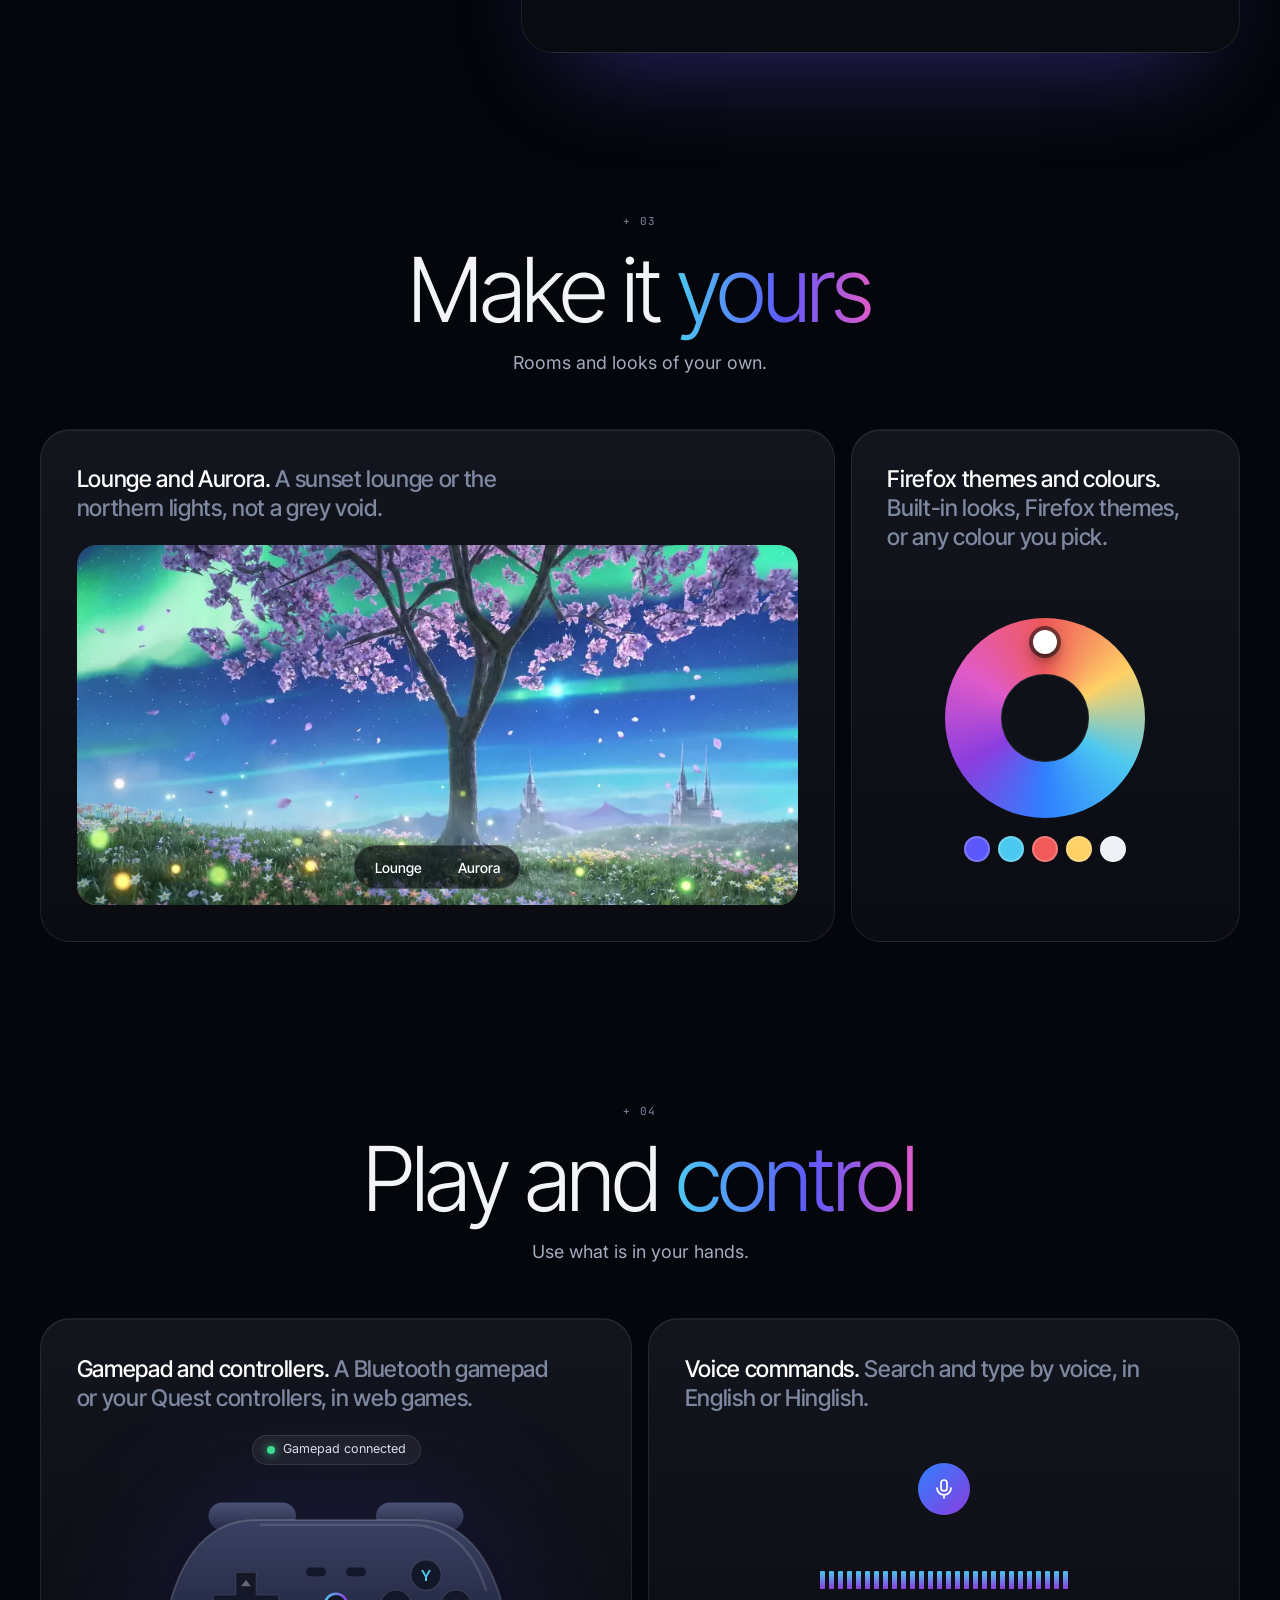
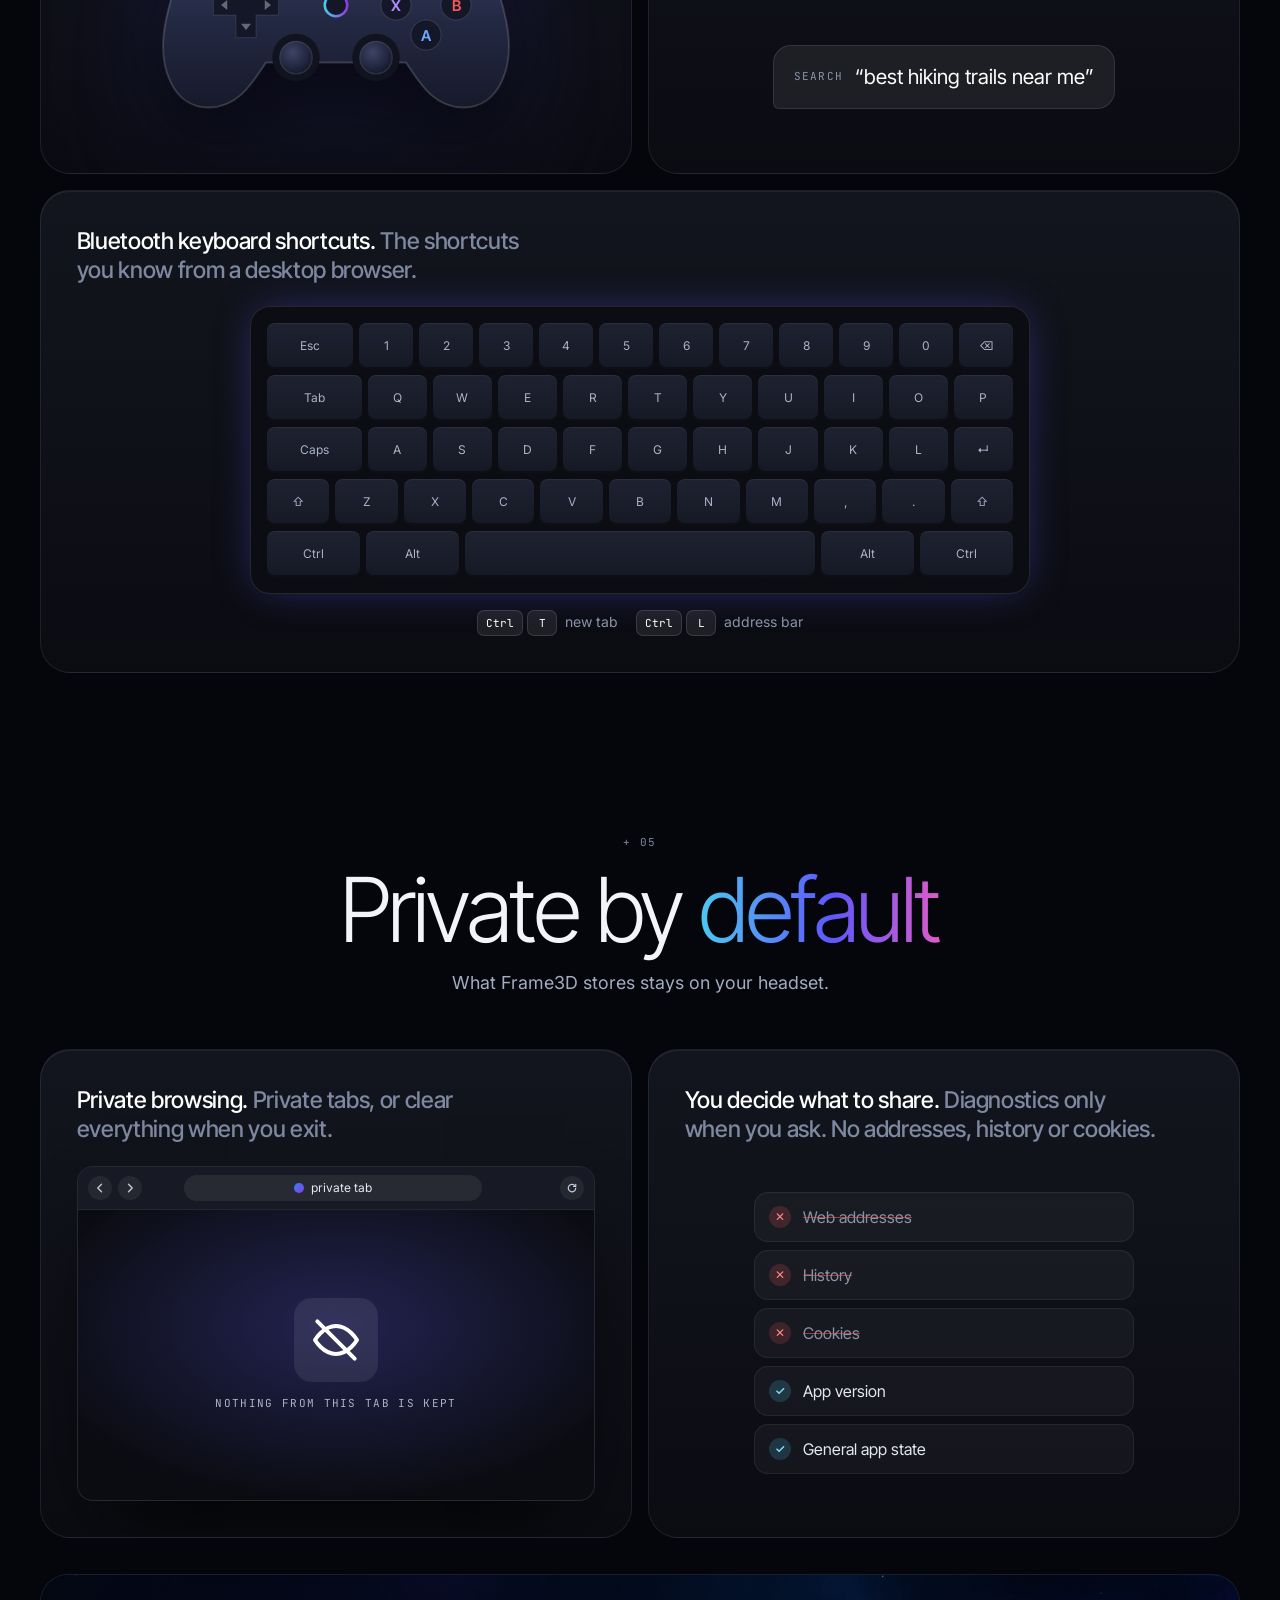
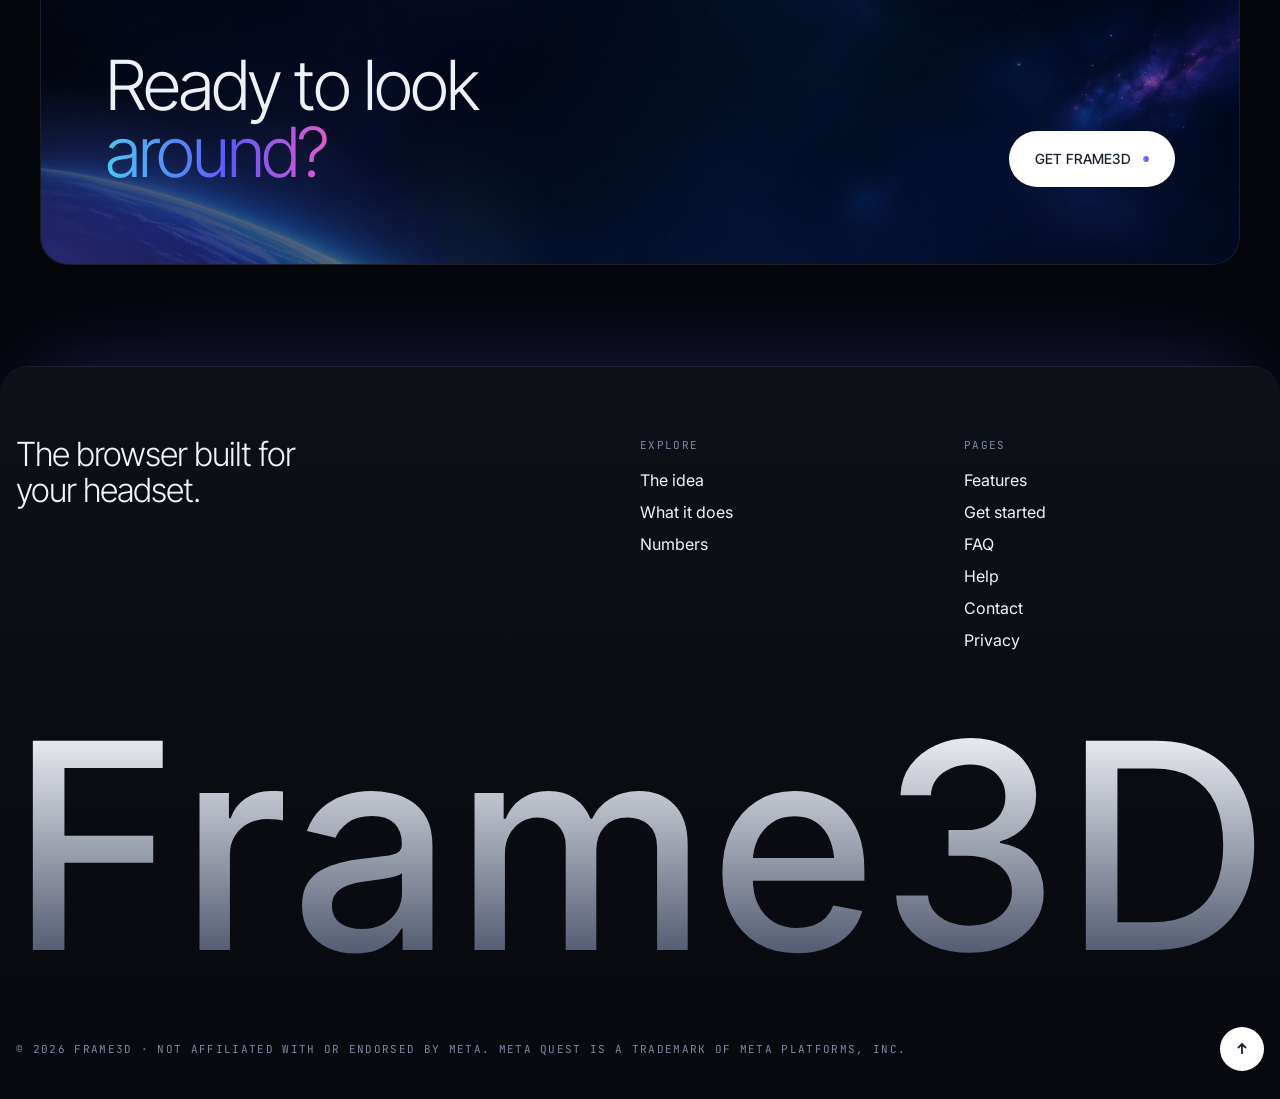
<file: features.html>
<!doctype html>
<html lang="en">
<head>
<meta charset="utf-8">
<meta name="viewport" content="width=device-width, initial-scale=1, viewport-fit=cover">
<title>Frame3D Features</title>
<meta name="description" content="Everything Frame3D does: 2D to 3D, VR video, Spaces, multi-window, Firefox add-ons and themes, ad blocker, gamepad and Hinglish voice.">
<link rel="canonical" href="https://subscriptions-dot.github.io/frame3d-website/features.html">
<meta property="og:type" content="website">
<meta property="og:site_name" content="Frame3D">
<meta property="og:title" content="Frame3D Features">
<meta property="og:description" content="Everything Frame3D does: 2D to 3D, VR video, Spaces, multi-window, Firefox add-ons and themes, ad blocker, gamepad and Hinglish voice.">
<meta property="og:url" content="https://subscriptions-dot.github.io/frame3d-website/features.html">
<meta property="og:image" content="https://subscriptions-dot.github.io/frame3d-website/og.png">
<meta property="og:image:width" content="1200">
<meta property="og:image:height" content="630">
<meta name="twitter:card" content="summary_large_image">
<meta name="theme-color" content="#070A18">
<link rel="icon" type="image/svg+xml" href="data:image/svg+xml,%3Csvg xmlns='http://www.w3.org/2000/svg' viewBox='0 0 120 120'%3E%3Crect x='12' y='38' width='68' height='68' rx='20' fill='none' stroke='%235D58FB' stroke-width='12'/%3E%3Crect x='46' y='18' width='52' height='52' rx='16' fill='%238B3DDF'/%3E%3C/svg%3E">
<link rel="preconnect" href="https://fonts.googleapis.com">
<link rel="preconnect" href="https://fonts.gstatic.com" crossorigin>
<link rel="stylesheet" href="https://fonts.googleapis.com/css2?family=Inter+Tight:wght@300;400;500&family=Inter:wght@400;500&family=JetBrains+Mono:wght@400&display=swap">
<link rel="stylesheet" href="css/pages.css?v=20261120182354">
</head>
<body>
<script>(function(){ var r = document.documentElement, t = null; r.classList.add('js'); try { t = localStorage.getItem('f3d-theme'); } catch (e){} if (t !== 'light') r.classList.add('dark'); })();   // dark unless the visitor chose light (same key as the home page)</script>

<div class="cursor" aria-hidden="true"><i class="eye r"></i><i class="eye c"></i></div>
<header class="top wrap" id="top">
  <a class="brand" href="index.html" aria-label="Frame3D home"><svg viewBox="0 0 120 120" aria-hidden="true"><defs><linearGradient id="l1" x1="0" y1="1" x2="1" y2="0"><stop offset="0" stop-color="#2F80FF"/><stop offset="1" stop-color="#5D58FB"/></linearGradient><linearGradient id="l2" x1="0" y1="0" x2="1" y2="1"><stop offset="0" stop-color="#63A2FF"/><stop offset=".55" stop-color="#6A5CFA"/><stop offset="1" stop-color="#8B3DDF"/></linearGradient></defs><rect x="12" y="38" width="68" height="68" rx="20" fill="none" stroke="url(#l1)" stroke-width="12"/><rect x="46" y="18" width="52" height="52" rx="16" fill="url(#l2)"/></svg>Frame3D</a>
  <nav class="nav" aria-label="Pages"><a href="features.html" aria-current="page">Features</a><a href="start.html">Get started</a><a href="faq.html">FAQ</a><a href="help.html">Help</a><a href="contact.html">Contact</a><button class="theme-sw" id="theme-btn" type="button" role="switch" aria-checked="true" aria-label="Dark mode"><span class="ts-k"><svg class="i-sun" viewBox="0 0 24 24" aria-hidden="true"><circle cx="12" cy="12" r="4.2" fill="none" stroke="currentColor" stroke-width="1.8"/><path d="M12 2.5v2.2M12 19.3v2.2M4.6 4.6l1.6 1.6M17.8 17.8l1.6 1.6M2.5 12h2.2M19.3 12h2.2M4.6 19.4l1.6-1.6M17.8 6.2l1.6-1.6" stroke="currentColor" stroke-width="1.8" stroke-linecap="round"/></svg><svg class="i-moon" viewBox="0 0 24 24" aria-hidden="true"><path d="M20 14.5A8 8 0 1 1 9.5 4a6.5 6.5 0 0 0 10.5 10.5z" fill="none" stroke="currentColor" stroke-width="1.8" stroke-linejoin="round"/></svg></span></button><a class="get" href="start.html">Get Frame3D</a></nav>
</header>
<main class="wrap">
  <section class="fhero">
    <div class="fh-glow" aria-hidden="true"></div>
    <div class="kicker"><span class="eyes" aria-hidden="true"><i></i><i></i></span>Everything in the browser</div>
    <h1>Everything Frame3D <em>does.</em></h1>
    <p class="lead">From VR video to everyday browsing, Frame3D brings the tools you use into a space built for your headset.</p>
    <div class="fh-cta"><a class="btn-get" href="start.html">Get Frame3D <span aria-hidden="true">→</span></a><a class="btn-ghost" href="start.html">How to get started</a></div>
    <div class="stage" aria-hidden="true">
      <div class="st-side l"><div class="bw "><div class="bw-bar"><i><svg viewBox="0 0 16 16" aria-hidden="true"><path d="M10 3 5 8l5 5" fill="none" stroke="currentColor" stroke-width="1.8" stroke-linecap="round" stroke-linejoin="round"/></svg></i><i><svg viewBox="0 0 16 16" aria-hidden="true"><path d="m6 3 5 5-5 5" fill="none" stroke="currentColor" stroke-width="1.8" stroke-linecap="round" stroke-linejoin="round"/></svg></i><span class="bw-url"><b></b>lounge · Frame3D</span><i><svg viewBox="0 0 16 16" aria-hidden="true"><path d="M13 8a5 5 0 1 1-1.5-3.5M13 3v3h-3" fill="none" stroke="currentColor" stroke-width="1.6" stroke-linecap="round" stroke-linejoin="round"/></svg></i></div><div class="bw-body"><img class="" src="assets/images/lounge_m.webp" srcset="assets/images/lounge_m.webp 960w, assets/images/lounge.webp 1600w" sizes="(max-width: 900px) 92vw, 50vw" alt="" aria-hidden="true" decoding="async"><span class="chip-3d">3D</span></div></div></div>
      <div class="st-main"><div class="v-home big"><img src="assets/images/home_ui.webp" srcset="assets/images/home_ui_m.webp 960w, assets/images/home_ui.webp 1280w" sizes="(max-width: 640px) 100vw, 860px" alt="The Frame3D home screen: greeting, search bar and quick-access tiles" decoding="async"></div></div>
      <div class="st-side r"><div class="bw "><div class="bw-bar"><i><svg viewBox="0 0 16 16" aria-hidden="true"><path d="M10 3 5 8l5 5" fill="none" stroke="currentColor" stroke-width="1.8" stroke-linecap="round" stroke-linejoin="round"/></svg></i><i><svg viewBox="0 0 16 16" aria-hidden="true"><path d="m6 3 5 5-5 5" fill="none" stroke="currentColor" stroke-width="1.8" stroke-linecap="round" stroke-linejoin="round"/></svg></i><span class="bw-url"><b></b>games</span><i><svg viewBox="0 0 16 16" aria-hidden="true"><path d="M13 8a5 5 0 1 1-1.5-3.5M13 3v3h-3" fill="none" stroke="currentColor" stroke-width="1.6" stroke-linecap="round" stroke-linejoin="round"/></svg></i></div><div class="bw-body"><img class="" src="assets/images/games_m.webp" srcset="assets/images/games_m.webp 960w, assets/images/games.webp 1600w" sizes="(max-width: 900px) 92vw, 50vw" alt="" aria-hidden="true" decoding="async"></div></div></div>
    </div>
    <nav class="toc" aria-label="On this page"><a href="#depth">3D &amp; video</a><a href="#browse">Browsing</a><a href="#yours">Make it yours</a><a href="#play">Play &amp; control</a><a href="#privacy">Privacy</a></nav>
  </section>
  <section class="fsec" id="depth"><div class="fsec-h"><span class="mono">+ 01</span><h2>3D and <em>video</em></h2><p>Photos and video, in depth. Made on the headset.</p></div>
    <div class="show" data-show><div class="sh-list" role="tablist" aria-label="3D and video"><button class="sh-tab" type="button" role="tab" id="depth-t0" aria-controls="depth-p0" aria-selected="true"><b>Live depth while you browse</b><span>A depth map and a second eye for photos and video, 38 times a second.</span><i class="bar"><i></i></i></button><button class="sh-tab" type="button" role="tab" id="depth-t1" aria-controls="depth-p1" aria-selected="false"><b>You choose what turns 3D</b><span>Each photo and video gets its own 3D button.</span><i class="bar"><i></i></i></button><button class="sh-tab" type="button" role="tab" id="depth-t2" aria-controls="depth-p2" aria-selected="false"><b>180°, 360° and side-by-side</b><span>VR video plays the way it was shot. 180° and 360° wrap around you.</span><i class="bar"><i></i></i></button><button class="sh-tab" type="button" role="tab" id="depth-t3" aria-controls="depth-p3" aria-selected="false"><b>Your videos and photos</b><span>Everything on your headset, and what you played last.</span><i class="bar"><i></i></i></button></div><div class="sh-stage"><div class="sh-pane on" role="tabpanel" id="depth-p0" aria-labelledby="depth-t0"><p class="sh-cap"><b>Live depth while you browse.</b> A depth map and a second eye for photos and video, 38 times a second.</p><div class="sh-vis" aria-hidden="true"><div class="v-depth"><img class="" src="assets/images/car_m.webp" srcset="assets/images/car_m.webp 960w, assets/images/car.webp 1600w" sizes="(max-width: 900px) 92vw, 50vw" alt="" aria-hidden="true" loading="lazy" decoding="async"><div class="v-map"><img class="" src="assets/images/car_m.webp" srcset="assets/images/car_m.webp 960w, assets/images/car.webp 1600w" sizes="(max-width: 900px) 92vw, 50vw" alt="" aria-hidden="true" loading="lazy" decoding="async"></div><span class="v-split"></span><span class="chip l">2D</span><span class="chip r">Depth</span></div></div></div><div class="sh-pane" role="tabpanel" id="depth-p1" aria-labelledby="depth-t1"><p class="sh-cap"><b>You choose what turns 3D.</b> Each photo and video gets its own 3D button.</p><div class="sh-vis" aria-hidden="true"><div class="v-pop"><div class="pop-scene"><img src="assets/images/reef_l0_m.webp" style="--z:0" alt="" loading="lazy" decoding="async"><img src="assets/images/reef_l1_m.webp" style="--z:1" alt="" loading="lazy" decoding="async"><img src="assets/images/reef_l2_m.webp" style="--z:2" alt="" loading="lazy" decoding="async"><img src="assets/images/reef_l3_m.webp" style="--z:3" alt="" loading="lazy" decoding="async"><img src="assets/images/reef_l4_m.webp" style="--z:4" alt="" loading="lazy" decoding="async"></div><span class="pop-on">3D on</span><span class="v-3dbtn">3D</span><svg class="v-cursor" viewBox="0 0 24 24"><path d="M5 2.5 19.5 11l-6.4 1.6-3.1 6.4z" fill="#fff" stroke="#05060B" stroke-width="1.4" stroke-linejoin="round"/></svg></div></div></div><div class="sh-pane" role="tabpanel" id="depth-p2" aria-labelledby="depth-t2"><p class="sh-cap"><b>180°, 360° and side-by-side.</b> VR video plays the way it was shot. 180° and 360° wrap around you.</p><div class="sh-vis" aria-hidden="true"><div class="v-vr"><div class="vr-view"><div class="vm m180"><div class="dome"><img class="" src="assets/images/reef_m.webp" srcset="assets/images/reef_m.webp 960w, assets/images/reef.webp 1600w" sizes="(max-width: 900px) 92vw, 50vw" alt="" aria-hidden="true" loading="lazy" decoding="async"></div><svg class="fov" viewBox="0 0 120 64"><path d="M10 58a50 50 0 0 1 100 0" fill="none" stroke="url(#fovg)" stroke-width="3" stroke-linecap="round"/><path d="M60 58 18 30M60 58l42-28" stroke="rgba(255,255,255,.25)" stroke-dasharray="2 4"/><circle cx="60" cy="58" r="5" fill="#fff"/><defs><linearGradient id="fovg"><stop offset="0" stop-color="#4CC9F0"/><stop offset="1" stop-color="#8B3DDF"/></linearGradient></defs></svg><span class="vr-cap">In front of you</span></div><div class="vm m360"><div class="pano"><div class="pano-track"><img class="" src="assets/images/galaxy_m.webp" srcset="assets/images/galaxy_m.webp 960w, assets/images/galaxy.webp 1600w" sizes="(max-width: 900px) 92vw, 50vw" alt="" aria-hidden="true" loading="lazy" decoding="async"><img class="mir" src="assets/images/galaxy_m.webp" srcset="assets/images/galaxy_m.webp 960w, assets/images/galaxy.webp 1600w" sizes="(max-width: 900px) 92vw, 50vw" alt="" aria-hidden="true" loading="lazy" decoding="async"></div></div><svg class="fov" viewBox="0 0 120 64"><circle cx="60" cy="34" r="27" fill="none" stroke="url(#fovg)" stroke-width="3"/><g class="sweep"><path d="M60 34 60 7A27 27 0 0 1 83 20z" fill="rgba(76,201,240,.35)"/></g><circle cx="60" cy="34" r="5" fill="#fff"/></svg><span class="vr-cap">All the way around</span></div><div class="vm msbs"><div class="v-sbs"><div><img class="" src="assets/images/aurora_m.webp" srcset="assets/images/aurora_m.webp 960w, assets/images/aurora.webp 1600w" sizes="(max-width: 900px) 92vw, 50vw" alt="" aria-hidden="true" loading="lazy" decoding="async"><span>Left eye</span></div><div><img class="r" src="assets/images/aurora_m.webp" srcset="assets/images/aurora_m.webp 960w, assets/images/aurora.webp 1600w" sizes="(max-width: 900px) 92vw, 50vw" alt="" aria-hidden="true" loading="lazy" decoding="async"><span>Right eye</span></div></div></div></div><div class="v-modes"><span>180°</span><span>360°</span><span>SBS</span></div></div></div></div><div class="sh-pane" role="tabpanel" id="depth-p3" aria-labelledby="depth-t3"><p class="sh-cap"><b>Your videos and photos.</b> Everything on your headset, and what you played last.</p><div class="sh-vis" aria-hidden="true"><div class="v-gallery"><span class="mono">Recently played</span><div class="g"><figure><img class="" src="assets/images/reef_m.webp" srcset="assets/images/reef_m.webp 960w, assets/images/reef.webp 1600w" sizes="(max-width: 900px) 92vw, 50vw" alt="" aria-hidden="true" loading="lazy" decoding="async"><i></i></figure><figure><img class="" src="assets/images/galaxy_m.webp" srcset="assets/images/galaxy_m.webp 960w, assets/images/galaxy.webp 1600w" sizes="(max-width: 900px) 92vw, 50vw" alt="" aria-hidden="true" loading="lazy" decoding="async"></figure><figure><img class="" src="assets/images/aurora_m.webp" srcset="assets/images/aurora_m.webp 960w, assets/images/aurora.webp 1600w" sizes="(max-width: 900px) 92vw, 50vw" alt="" aria-hidden="true" loading="lazy" decoding="async"></figure><figure><img class="" src="assets/images/car_m.webp" srcset="assets/images/car_m.webp 960w, assets/images/car.webp 1600w" sizes="(max-width: 900px) 92vw, 50vw" alt="" aria-hidden="true" loading="lazy" decoding="async"></figure><figure><img class="" src="assets/images/voice_m.webp" srcset="assets/images/voice_m.webp 960w, assets/images/voice.webp 1600w" sizes="(max-width: 900px) 92vw, 50vw" alt="" aria-hidden="true" loading="lazy" decoding="async"></figure><figure><img class="" src="assets/images/addons_m.webp" srcset="assets/images/addons_m.webp 960w, assets/images/addons.webp 1600w" sizes="(max-width: 900px) 92vw, 50vw" alt="" aria-hidden="true" loading="lazy" decoding="async"></figure></div></div></div></div></div><div class="sh-dots" aria-hidden="true"><i class="on"></i><i></i><i></i><i></i></div></div></section>
  <section class="fsec" id="browse"><div class="fsec-h"><span class="mono">+ 02</span><h2>Everyday <em>browsing</em></h2><p>Everything you browse with, in one place.</p></div>
    <div class="show" data-show><div class="sh-list" role="tablist" aria-label="Everyday browsing"><button class="sh-tab" type="button" role="tab" id="browse-t0" aria-controls="browse-p0" aria-selected="true"><b>Your home screen</b><span>Search, your favourite sites and Spaces, one look away.</span><i class="bar"><i></i></i></button><button class="sh-tab" type="button" role="tab" id="browse-t1" aria-controls="browse-p1" aria-selected="false"><b>Multi-window</b><span>Pull a tab into its own window. Keep pages all around you.</span><i class="bar"><i></i></i></button><button class="sh-tab" type="button" role="tab" id="browse-t2" aria-controls="browse-p2" aria-selected="false"><b>Firefox add-ons</b><span>Real add-ons from addons.mozilla.org.</span><i class="bar"><i></i></i></button><button class="sh-tab" type="button" role="tab" id="browse-t3" aria-controls="browse-p3" aria-selected="false"><b>Userscripts</b><span>Your own scripts, to change how sites work.</span><i class="bar"><i></i></i></button><button class="sh-tab" type="button" role="tab" id="browse-t4" aria-controls="browse-p4" aria-selected="false"><b>Built-in blocker</b><span>Blocks adverts with standard filter lists.</span><i class="bar"><i></i></i></button></div><div class="sh-stage"><div class="sh-pane on" role="tabpanel" id="browse-p0" aria-labelledby="browse-t0"><p class="sh-cap"><b>Your home screen.</b> Search, your favourite sites and Spaces, one look away.</p><div class="sh-vis" aria-hidden="true"><div class="v-home"><img src="assets/images/home_ui_m.webp" srcset="assets/images/home_ui_m.webp 960w, assets/images/home_ui.webp 1280w" sizes="(max-width: 900px) 92vw, 50vw" alt="Frame3D home screen: greeting, search bar and quick-access tiles" loading="lazy" decoding="async"></div></div></div><div class="sh-pane" role="tabpanel" id="browse-p1" aria-labelledby="browse-t1"><p class="sh-cap"><b>Multi-window.</b> Pull a tab into its own window. Keep pages all around you.</p><div class="sh-vis" aria-hidden="true"><div class="v-windows"><div class="bw w1"><div class="bw-bar"><i><svg viewBox="0 0 16 16" aria-hidden="true"><path d="M10 3 5 8l5 5" fill="none" stroke="currentColor" stroke-width="1.8" stroke-linecap="round" stroke-linejoin="round"/></svg></i><i><svg viewBox="0 0 16 16" aria-hidden="true"><path d="m6 3 5 5-5 5" fill="none" stroke="currentColor" stroke-width="1.8" stroke-linecap="round" stroke-linejoin="round"/></svg></i><span class="bw-url"><b></b>reef</span><i><svg viewBox="0 0 16 16" aria-hidden="true"><path d="M13 8a5 5 0 1 1-1.5-3.5M13 3v3h-3" fill="none" stroke="currentColor" stroke-width="1.6" stroke-linecap="round" stroke-linejoin="round"/></svg></i></div><div class="bw-body"><img class="" src="assets/images/reef_m.webp" srcset="assets/images/reef_m.webp 960w, assets/images/reef.webp 1600w" sizes="(max-width: 900px) 92vw, 50vw" alt="" aria-hidden="true" loading="lazy" decoding="async"></div></div><div class="bw w2"><div class="bw-bar"><i><svg viewBox="0 0 16 16" aria-hidden="true"><path d="M10 3 5 8l5 5" fill="none" stroke="currentColor" stroke-width="1.8" stroke-linecap="round" stroke-linejoin="round"/></svg></i><i><svg viewBox="0 0 16 16" aria-hidden="true"><path d="m6 3 5 5-5 5" fill="none" stroke="currentColor" stroke-width="1.8" stroke-linecap="round" stroke-linejoin="round"/></svg></i><span class="bw-url"><b></b>voice</span><i><svg viewBox="0 0 16 16" aria-hidden="true"><path d="M13 8a5 5 0 1 1-1.5-3.5M13 3v3h-3" fill="none" stroke="currentColor" stroke-width="1.6" stroke-linecap="round" stroke-linejoin="round"/></svg></i></div><div class="bw-body"><img class="" src="assets/images/voice_m.webp" srcset="assets/images/voice_m.webp 960w, assets/images/voice.webp 1600w" sizes="(max-width: 900px) 92vw, 50vw" alt="" aria-hidden="true" loading="lazy" decoding="async"></div></div><div class="bw w3"><div class="bw-bar"><i><svg viewBox="0 0 16 16" aria-hidden="true"><path d="M10 3 5 8l5 5" fill="none" stroke="currentColor" stroke-width="1.8" stroke-linecap="round" stroke-linejoin="round"/></svg></i><i><svg viewBox="0 0 16 16" aria-hidden="true"><path d="m6 3 5 5-5 5" fill="none" stroke="currentColor" stroke-width="1.8" stroke-linecap="round" stroke-linejoin="round"/></svg></i><span class="bw-url"><b></b>aurora</span><i><svg viewBox="0 0 16 16" aria-hidden="true"><path d="M13 8a5 5 0 1 1-1.5-3.5M13 3v3h-3" fill="none" stroke="currentColor" stroke-width="1.6" stroke-linecap="round" stroke-linejoin="round"/></svg></i></div><div class="bw-body"><img class="" src="assets/images/aurora_m.webp" srcset="assets/images/aurora_m.webp 960w, assets/images/aurora.webp 1600w" sizes="(max-width: 900px) 92vw, 50vw" alt="" aria-hidden="true" loading="lazy" decoding="async"></div></div></div></div></div><div class="sh-pane" role="tabpanel" id="browse-p2" aria-labelledby="browse-t2"><p class="sh-cap"><b>Firefox add-ons.</b> Real add-ons from addons.mozilla.org.</p><div class="sh-vis" aria-hidden="true"><div class="v-addons"><div class="ao-head"><span class="mono">addons.mozilla.org</span><span class="ao-search">Search add-ons</span></div><div class="ao" style="--n:0"><span class="ao-ic"><svg viewBox="0 0 24 24" fill="none" stroke="currentColor" stroke-width="1.7" stroke-linecap="round" stroke-linejoin="round" aria-hidden="true"><path d="M12 3 4 6v6c0 5 3.5 8 8 9 4.5-1 8-4 8-9V6z"/><path d="m9 12 2 2 4-4"/></svg></span><span class="ao-t"><b>Ad blocker</b><small>Fewer adverts on every page</small></span><span class="ao-btn"><i>Add</i><i>Added</i></span></div><div class="ao" style="--n:1"><span class="ao-ic"><svg viewBox="0 0 24 24" fill="none" stroke="currentColor" stroke-width="1.7" stroke-linecap="round" stroke-linejoin="round" aria-hidden="true"><path d="M20 14.5A8 8 0 1 1 9.5 4a6.5 6.5 0 0 0 10.5 10.5z"/></svg></span><span class="ao-t"><b>Dark mode</b><small>Dark pages, easy on the eyes</small></span><span class="ao-btn"><i>Add</i><i>Added</i></span></div><div class="ao" style="--n:2"><span class="ao-ic"><svg viewBox="0 0 24 24" fill="none" stroke="currentColor" stroke-width="1.7" stroke-linecap="round" stroke-linejoin="round" aria-hidden="true"><path d="M4 5h9M8.5 3v2M6.2 5c1 3.6 3.6 6.4 6.8 7.6M11 5c-1 3.8-3.8 6.8-7 8"/><path d="m13 21 4-9 4 9M14.4 18h5.2"/></svg></span><span class="ao-t"><b>Translate</b><small>Read pages in your language</small></span><span class="ao-btn"><i>Add</i><i>Added</i></span></div><div class="ao" style="--n:3"><span class="ao-ic"><svg viewBox="0 0 24 24" fill="none" stroke="currentColor" stroke-width="1.7" stroke-linecap="round" stroke-linejoin="round" aria-hidden="true"><circle cx="8" cy="15" r="4"/><path d="m11 12 9-9M17 6l3 3M14.5 8.5l2 2"/></svg></span><span class="ao-t"><b>Password manager</b><small>Fill in your logins</small></span><span class="ao-btn"><i>Add</i><i>Added</i></span></div></div></div></div><div class="sh-pane" role="tabpanel" id="browse-p3" aria-labelledby="browse-t3"><p class="sh-cap"><b>Userscripts.</b> Your own scripts, to change how sites work.</p><div class="sh-vis" aria-hidden="true"><pre class="v-code"><code><span class="cm">// ==UserScript==</span>
<span class="cm">// @match   https://*/*</span>
<span class="cm">// ==/UserScript==</span>

<span class="kw">const</span> page = document.body;
page.style.<span class="pr">fontSize</span> = <span class="st">"120%"</span>;<i class="caret"></i></code></pre></div></div><div class="sh-pane" role="tabpanel" id="browse-p4" aria-labelledby="browse-t4"><p class="sh-cap"><b>Built-in blocker.</b> Blocks adverts with standard filter lists.</p><div class="sh-vis" aria-hidden="true"><div class="bw v-block"><div class="bw-bar"><i><svg viewBox="0 0 16 16" aria-hidden="true"><path d="M10 3 5 8l5 5" fill="none" stroke="currentColor" stroke-width="1.8" stroke-linecap="round" stroke-linejoin="round"/></svg></i><i><svg viewBox="0 0 16 16" aria-hidden="true"><path d="m6 3 5 5-5 5" fill="none" stroke="currentColor" stroke-width="1.8" stroke-linecap="round" stroke-linejoin="round"/></svg></i><span class="bw-url"><b></b>news.example</span><i><svg viewBox="0 0 16 16" aria-hidden="true"><path d="M13 8a5 5 0 1 1-1.5-3.5M13 3v3h-3" fill="none" stroke="currentColor" stroke-width="1.6" stroke-linecap="round" stroke-linejoin="round"/></svg></i></div><div class="bw-body"><div class="v-ads"><i class="ln w9"></i><i class="ln w7"></i><span class="ad">AD</span><i class="ln w8"></i><i class="ln w6"></i><span class="ad b">AD</span><i class="ln w9"></i></div></div></div><div class="v-toggle"><span>Ad blocker</span><i></i></div></div></div></div><div class="sh-dots" aria-hidden="true"><i class="on"></i><i></i><i></i><i></i><i></i></div></div></section>
  <section class="fsec" id="yours"><div class="fsec-h"><span class="mono">+ 03</span><h2>Make it <em>yours</em></h2><p>Rooms and looks of your own.</p></div>
    <div class="bento-grid"><article class="bento w4"><p class="b-t"><b>Lounge and Aurora.</b> A sunset lounge or the northern lights, not a grey void.</p><div class="b-vis" aria-hidden="true"><div class="v-spaces"><img class="s1" src="assets/images/lounge_m.webp" srcset="assets/images/lounge_m.webp 960w, assets/images/lounge.webp 1600w" sizes="(max-width: 900px) 92vw, 50vw" alt="" aria-hidden="true" loading="lazy" decoding="async"><img class="s2" src="assets/images/aurora_m.webp" srcset="assets/images/aurora_m.webp 960w, assets/images/aurora.webp 1600w" sizes="(max-width: 900px) 92vw, 50vw" alt="" aria-hidden="true" loading="lazy" decoding="async"><div class="v-tabs"><span class="a">Lounge</span><span class="b">Aurora</span></div></div></div></article><article class="bento w2"><p class="b-t"><b>Firefox themes and colours.</b> Built-in looks, Firefox themes, or any colour you pick.</p><div class="b-vis" aria-hidden="true"><div class="v-wheel"><div class="wheel"><i class="knob"></i></div><div class="sw"><i></i><i></i><i></i><i></i><i></i></div></div></div></article></div></section>
  <section class="fsec" id="play"><div class="fsec-h"><span class="mono">+ 04</span><h2>Play and <em>control</em></h2><p>Use what is in your hands.</p></div>
    <div class="bento-grid"><article class="bento w3"><p class="b-t"><b>Gamepad and controllers.</b> A Bluetooth gamepad or your Quest controllers, in web games.</p><div class="b-vis" aria-hidden="true"><div class="v-padw"><span class="pad-chip"><i></i>Gamepad connected</span><svg class="v-pad" viewBox="0 0 320 210"><defs><linearGradient id="pb0" x1="0" y1="0" x2="0" y2="1"><stop offset="0" stop-color="#3A4163"/><stop offset=".55" stop-color="#232842"/><stop offset="1" stop-color="#171A2B"/></linearGradient><linearGradient id="pb1" x1="0" y1="0" x2="0" y2="1"><stop offset="0" stop-color="#4A5277"/><stop offset="1" stop-color="#262B45"/></linearGradient><radialGradient id="pb2" cx=".4" cy=".35" r=".7"><stop offset="0" stop-color="#3D4466"/><stop offset="1" stop-color="#14172A"/></radialGradient></defs><rect x="58" y="22" width="70" height="22" rx="11" fill="url(#pb1)"/><rect x="192" y="22" width="70" height="22" rx="11" fill="url(#pb1)"/><path d="M96 36h128c40 0 62 32 72 80 8 38-6 70-34 70-22 0-33-16-46-36H104c-13 20-24 36-46 36-28 0-42-32-34-70 10-48 32-80 72-80z" fill="url(#pb0)" stroke="rgba(255,255,255,.16)" stroke-width="1.5"/><path d="M100 40h120c30 0 50 20 60 52" fill="none" stroke="rgba(255,255,255,.12)" stroke-width="2" stroke-linecap="round"/><g class="dpad" fill="#141728" stroke="rgba(255,255,255,.08)"><path d="M80 78h16v18h18v16H96v18H80v-18H62V96h18z"/></g><g fill="rgba(255,255,255,.35)"><path d="m88 84 4 5h-8z"/><path d="m88 124-4-5h8z"/><path d="m68 104 5-4v8z"/><path d="m108 104-5 4v-8z"/></g><g class="abxy" font-family="Inter Tight, sans-serif" font-size="12" font-weight="600" text-anchor="middle"><g class="pk k1"><circle cx="232" cy="80" r="12"/><text x="232" y="84.5" fill="#4CC9F0">Y</text></g><g class="pk k2"><circle cx="256" cy="104" r="12"/><text x="256" y="108.5" fill="#F05A5A">B</text></g><g class="pk k3"><circle cx="208" cy="104" r="12"/><text x="208" y="108.5" fill="#B48CFF">X</text></g><g class="pk k4"><circle cx="232" cy="128" r="12"/><text x="232" y="132.5" fill="#6EA8FF">A</text></g></g><rect x="136" y="74" width="16" height="7" rx="3.5" fill="#141728"/><rect x="168" y="74" width="16" height="7" rx="3.5" fill="#141728"/><circle cx="160" cy="104" r="9" fill="#141728" stroke="url(#fovg2)" stroke-width="2"/><defs><linearGradient id="fovg2"><stop offset="0" stop-color="#4CC9F0"/><stop offset="1" stop-color="#8B3DDF"/></linearGradient></defs><circle cx="128" cy="146" r="19" fill="#11131F"/><circle class="stick" cx="128" cy="146" r="13" fill="url(#pb2)" stroke="rgba(255,255,255,.12)"/><circle cx="192" cy="146" r="19" fill="#11131F"/><circle cx="192" cy="146" r="13" fill="url(#pb2)" stroke="rgba(255,255,255,.12)"/></svg></div></div></article><article class="bento w3"><p class="b-t"><b>Voice commands.</b> Search and type by voice, in English or Hinglish.</p><div class="b-vis" aria-hidden="true"><div class="v-voice"><div class="mic"><svg viewBox="0 0 24 24" fill="none" stroke="currentColor" stroke-width="1.7" stroke-linecap="round" stroke-linejoin="round" aria-hidden="true"><rect x="9" y="3" width="6" height="11" rx="3"/><path d="M5 11a7 7 0 0 0 14 0M12 18v3"/></svg></div><div class="wave"><i style="--i:0"></i><i style="--i:1"></i><i style="--i:2"></i><i style="--i:3"></i><i style="--i:4"></i><i style="--i:5"></i><i style="--i:6"></i><i style="--i:7"></i><i style="--i:8"></i><i style="--i:9"></i><i style="--i:10"></i><i style="--i:11"></i><i style="--i:12"></i><i style="--i:13"></i><i style="--i:14"></i><i style="--i:15"></i><i style="--i:16"></i><i style="--i:17"></i><i style="--i:18"></i><i style="--i:19"></i><i style="--i:20"></i><i style="--i:21"></i><i style="--i:22"></i><i style="--i:23"></i><i style="--i:24"></i><i style="--i:25"></i><i style="--i:26"></i><i style="--i:27"></i></div><div class="bubble"><span class="mono">Search</span>“best hiking trails near me”</div></div></div></article><article class="bento w6 kb-card"><p class="b-t"><b>Bluetooth keyboard shortcuts.</b> The shortcuts you know from a desktop browser.</p><div class="b-vis" aria-hidden="true"><div class="kb"><div class="kr"><span class="k wide" data-k="Esc">Esc</span><span class="k" data-k="1">1</span><span class="k" data-k="2">2</span><span class="k" data-k="3">3</span><span class="k" data-k="4">4</span><span class="k" data-k="5">5</span><span class="k" data-k="6">6</span><span class="k" data-k="7">7</span><span class="k" data-k="8">8</span><span class="k" data-k="9">9</span><span class="k" data-k="0">0</span><span class="k" data-k="⌫">⌫</span></div><div class="kr"><span class="k wide" data-k="Tab">Tab</span><span class="k" data-k="Q">Q</span><span class="k" data-k="W">W</span><span class="k" data-k="E">E</span><span class="k" data-k="R">R</span><span class="k lit" data-k="T">T</span><span class="k" data-k="Y">Y</span><span class="k" data-k="U">U</span><span class="k" data-k="I">I</span><span class="k" data-k="O">O</span><span class="k" data-k="P">P</span></div><div class="kr"><span class="k wide" data-k="Caps">Caps</span><span class="k" data-k="A">A</span><span class="k" data-k="S">S</span><span class="k" data-k="D">D</span><span class="k" data-k="F">F</span><span class="k" data-k="G">G</span><span class="k" data-k="H">H</span><span class="k" data-k="J">J</span><span class="k" data-k="K">K</span><span class="k lit" data-k="L">L</span><span class="k" data-k="↵">↵</span></div><div class="kr"><span class="k" data-k="⇧">⇧</span><span class="k" data-k="Z">Z</span><span class="k" data-k="X">X</span><span class="k" data-k="C">C</span><span class="k" data-k="V">V</span><span class="k" data-k="B">B</span><span class="k" data-k="N">N</span><span class="k" data-k="M">M</span><span class="k" data-k=",">,</span><span class="k" data-k=".">.</span><span class="k" data-k="⇧">⇧</span></div><div class="kr"><span class="k lit wide" data-k="Ctrl">Ctrl</span><span class="k wide" data-k="Alt">Alt</span><span class="k wide space" data-k="Space"></span><span class="k wide" data-k="Alt">Alt</span><span class="k lit wide" data-k="Ctrl">Ctrl</span></div></div><div class="kb-hint"><span><b>Ctrl</b><b>T</b> new tab</span><span><b>Ctrl</b><b>L</b> address bar</span></div></div></article></div></section>
  <section class="fsec" id="privacy"><div class="fsec-h"><span class="mono">+ 05</span><h2>Private by <em>default</em></h2><p>What Frame3D stores stays on your headset.</p></div>
    <div class="bento-grid"><article class="bento "><p class="b-t"><b>Private browsing.</b> Private tabs, or clear everything when you exit.</p><div class="b-vis" aria-hidden="true"><div class="v-private"><div class="bw dark"><div class="bw-bar"><i><svg viewBox="0 0 16 16" aria-hidden="true"><path d="M10 3 5 8l5 5" fill="none" stroke="currentColor" stroke-width="1.8" stroke-linecap="round" stroke-linejoin="round"/></svg></i><i><svg viewBox="0 0 16 16" aria-hidden="true"><path d="m6 3 5 5-5 5" fill="none" stroke="currentColor" stroke-width="1.8" stroke-linecap="round" stroke-linejoin="round"/></svg></i><span class="bw-url"><b></b>private tab</span><i><svg viewBox="0 0 16 16" aria-hidden="true"><path d="M13 8a5 5 0 1 1-1.5-3.5M13 3v3h-3" fill="none" stroke="currentColor" stroke-width="1.6" stroke-linecap="round" stroke-linejoin="round"/></svg></i></div><div class="bw-body"><div class="pv"><svg viewBox="0 0 24 24" fill="none" stroke="currentColor" stroke-width="1.7" stroke-linecap="round" stroke-linejoin="round" aria-hidden="true"><path d="M3 12s3.5-6 9-6 9 6 9 6-3.5 6-9 6-9-6-9-6z"/><path d="M4 4l16 16"/></svg><span class="mono">Nothing from this tab is kept</span></div></div></div></div></div></article><article class="bento "><p class="b-t"><b>You decide what to share.</b> Diagnostics only when you ask. No addresses, history or cookies.</p><div class="b-vis" aria-hidden="true"><ul class="v-check"><li class="no">Web addresses</li><li class="no">History</li><li class="no">Cookies</li><li class="yes">App version</li><li class="yes">General app state</li></ul></div></article></div></section>
  <div class="cta"><img class="hero-bg" src="assets/images/orbit_bg.webp" alt="" aria-hidden="true" loading="lazy" decoding="async"><h2>Ready to look <em>around?</em></h2><a href="start.html">Get Frame3D</a></div>
</main>
<footer class="wrap" id="footer">
  <div class="f-grid">
    <div><p class="f-lead">The browser built for your headset.</p></div>
    <div><h4>Explore</h4><ul><li><a href="index.html#statement">The idea</a></li><li><a href="index.html#features">What it does</a></li><li><a href="index.html#numbers">Numbers</a></li></ul></div>
    <div><h4>Pages</h4><ul><li><a href="features.html">Features</a></li><li><a href="start.html">Get started</a></li><li><a href="faq.html">FAQ</a></li><li><a href="help.html">Help</a></li><li><a href="contact.html">Contact</a></li><li><a href="legal.html#privacy">Privacy</a></li></ul></div>
  </div>
  <div class="wordmark" id="wordmark" role="img" aria-label="Frame3D"><span class="l" style="--i:0" aria-hidden="true"><i>F</i><i>F</i></span><span class="l" style="--i:1" aria-hidden="true"><i>r</i><i>r</i></span><span class="l" style="--i:2" aria-hidden="true"><i>a</i><i>a</i></span><span class="l" style="--i:3" aria-hidden="true"><i>m</i><i>m</i></span><span class="l" style="--i:4" aria-hidden="true"><i>e</i><i>e</i></span><span class="l" style="--i:5" aria-hidden="true"><i>3</i><i>3</i></span><span class="l" style="--i:6" aria-hidden="true"><i>D</i><i>D</i></span></div>
  
  <div class="f-bottom"><span class="mono">© 2026 Frame3D · Not affiliated with or endorsed by Meta. Meta Quest is a trademark of Meta Platforms, Inc.</span><a class="to-top" href="#top" aria-label="Back to top"><svg viewBox="0 0 16 16" fill="none" stroke="currentColor" stroke-width="1.8" aria-hidden="true"><path d="M8 13V3M4 7l4-4 4 4"/></svg></a></div>
</footer>
<script>
(function(){
  const root = document.documentElement, reduce = matchMedia('(prefers-reduced-motion: reduce)').matches, fine = matchMedia('(hover: hover) and (pointer: fine)').matches;
  // header shadow once the page moves
  const top = document.getElementById('top'), onS = () => top.classList.toggle('scrolled', scrollY > 8);
  addEventListener('scroll', onS, {passive: true}); onS();

  // dark / light switch, remembered for the whole site
  const tb = document.getElementById('theme-btn'), syncTb = () => tb.setAttribute('aria-checked', root.classList.contains('dark'));
  syncTb(); tb.addEventListener('click', () => { const d = root.classList.toggle('dark'); try { localStorage.setItem('f3d-theme', d ? 'dark' : 'light'); } catch (e){} syncTb(); });

  // footer wordmark: fit to the row, and letters near the pointer rise in a soft wave (as on the home page)
  const wm = document.getElementById('wordmark'), wl = [...wm.children];
  const fit = () => { wm.style.fontSize = '18vw'; const need = wl.reduce((a, l) => a + l.getBoundingClientRect().width, 0), room = wm.clientWidth;
    if (need > 0) wm.style.fontSize = (parseFloat(getComputedStyle(wm).fontSize) * room / need * .94).toFixed(1) + 'px'; };
  let fw = innerWidth; addEventListener('resize', () => { if (innerWidth !== fw){ fw = innerWidth; fit(); } }); (document.fonts ? document.fonts.ready : Promise.resolve()).then(fit); fit();
  if (!reduce){
    let px = -1e4, on = false, raf = 0; const lift = wl.map(() => 0);
    const tick = () => { let moving = false;
      wl.forEach((l, i) => { const r = l.getBoundingClientRect(), d = Math.abs(px - (r.left + r.width / 2)) / r.width;
        const t = on ? -Math.max(0, 1 - d / 1.6) * r.height * .09 : 0; lift[i] += (t - lift[i]) * .12;
        if (Math.abs(t - lift[i]) > .1) moving = true; l.style.setProperty('--lift', lift[i].toFixed(2) + 'px'); });
      raf = moving || on ? requestAnimationFrame(tick) : 0; };
    wm.addEventListener('pointermove', e => { px = e.clientX; on = true; if (!raf) raf = requestAnimationFrame(tick); });
    wm.addEventListener('pointerleave', () => { on = false; if (!raf) raf = requestAnimationFrame(tick); });
  }

  // pointer: two-eye cursor with a trail, magnetic pills, cards that tilt toward the pointer, the hero stage turning
  if (fine && !reduce){
    root.classList.add('has-cursor');
    const cur = document.querySelector('.cursor'), er = cur.querySelector('.eye.r'), ec = cur.querySelector('.eye.c'), N = 10, trail = [];
    for (let i = 0; i < N; i++){ const d = document.createElement('i'); d.className = 'trail'; d.style.background = i % 2 ? 'var(--eye-c)' : 'var(--eye-r)'; d.style.opacity = (1 - i / N) * .5; document.body.appendChild(d); trail.push({el: d, x: 0, y: 0}); }
    const m = {x: innerWidth / 2, y: innerHeight / 2}, r = {x: m.x, y: m.y}, c = {x: m.x, y: m.y}; let lx = m.x, ly = m.y, last = performance.now();
    // eyes appear on the first move and hide when the pointer leaves the page (they never sit frozen mid-screen)
    const show = v => root.classList.toggle('cursor-on', v);
    addEventListener('pointermove', e => { m.x = e.clientX; m.y = e.clientY; if (!root.classList.contains('cursor-on')){ r.x = c.x = lx = m.x; r.y = c.y = ly = m.y; trail.forEach(t => { t.x = m.x; t.y = m.y; }); show(true); } }, {passive: true});
    document.documentElement.addEventListener('mouseleave', () => show(false)); addEventListener('blur', () => show(false));
    const loop = now => {
      const dt = Math.min(4, Math.max(0, (now - last) / 16.7)); last = now;   // the first rAF time can be earlier than performance.now(): never negative
      const k = x => 1 - Math.pow(1 - x, dt);
      const vx = m.x - lx, vy = m.y - ly; lx = m.x; ly = m.y; const big = cur.classList.contains('big'), sep = big ? 0 : Math.min(10, 3 + Math.hypot(vx, vy) * .25);
      r.x += (m.x - sep - r.x) * k(.32); r.y += (m.y - r.y) * k(.32); c.x += (m.x + sep - c.x) * k(.2); c.y += (m.y - c.y) * k(.2);
      er.style.transform = `translate3d(${r.x}px,${r.y}px,0)`; ec.style.transform = `translate3d(${c.x}px,${c.y}px,0)`;
      let px = (r.x + c.x) / 2, py = (r.y + c.y) / 2;
      trail.forEach(t => { t.x += (px - t.x) * k(.38); t.y += (py - t.y) * k(.38); px = t.x; py = t.y; t.el.style.transform = `translate3d(${t.x}px,${t.y}px,0)`; t.el.style.visibility = big ? 'hidden' : 'visible'; });
      requestAnimationFrame(loop);
    };
    requestAnimationFrame(loop);
    document.addEventListener('pointerover', e => cur.classList.toggle('big', !!e.target.closest('[data-cursor]')));   // as on the home page: only marked elements grow the ring

    document.querySelectorAll('.nav a, .btn-get, .btn-ghost, .cta a, nav.toc a, .to-top, .f-social a').forEach(b => {
      b.classList.add('mag');
      b.addEventListener('pointermove', e => { const q = b.getBoundingClientRect(); b.classList.add('on'); b.style.transform = `translate(${(e.clientX - q.left - q.width / 2) * .25}px, ${(e.clientY - q.top - q.height / 2) * .35}px)`; });
      b.addEventListener('pointerleave', () => { b.classList.remove('on'); b.style.transform = ''; });
    });
    document.querySelectorAll('.bento, .card, .review').forEach(el => {
      el.classList.add('tilt');
      el.addEventListener('pointermove', e => { const q = el.getBoundingClientRect(), x = (e.clientX - q.left) / q.width, y = (e.clientY - q.top) / q.height;
        el.classList.add('on'); el.style.transform = `perspective(1100px) rotateX(${(.5 - y) * 5}deg) rotateY(${(x - .5) * 6}deg)`;
        el.style.setProperty('--mx', (x * 100).toFixed(1) + '%'); el.style.setProperty('--my', (y * 100).toFixed(1) + '%'); });
      el.addEventListener('pointerleave', () => { el.classList.remove('on'); el.style.transform = ''; });
    });
    const stage = document.querySelector('.stage');
    if (stage) addEventListener('pointermove', e => { stage.style.setProperty('--px', (e.clientX / innerWidth * 2 - 1).toFixed(3)); stage.style.setProperty('--py', (e.clientY / innerHeight * 2 - 1).toFixed(3)); }, {passive: true});
  }

  // feature showcases: select on click / arrow keys, move on by themselves (progress bar, keeps running under the pointer),
  // pause only off screen; on phones the stage is a swipe carousel and the dots follow it
  const narrow = matchMedia('(max-width: 900px)');
  document.querySelectorAll('[data-show]').forEach(sh => {
    const tabs = [...sh.querySelectorAll('.sh-tab')], panes = [...sh.querySelectorAll('.sh-pane')], dots = [...sh.querySelectorAll('.sh-dots i')], stage = sh.querySelector('.sh-stage');
    let cur = 0;
    const set = (i, scroll) => { cur = (i + panes.length) % panes.length;
      tabs.forEach((t, k) => { t.setAttribute('aria-selected', k === cur ? 'true' : 'false'); t.tabIndex = k === cur ? 0 : -1; });
      panes.forEach((p, k) => p.classList.toggle('on', k === cur)); dots.forEach((d, k) => d.classList.toggle('on', k === cur));
      if (scroll && narrow.matches) stage.scrollTo({left: panes[cur].offsetLeft - (stage.clientWidth - panes[cur].clientWidth) / 2, behavior: 'smooth'}); };
    tabs.forEach((t, k) => { t.addEventListener('click', () => set(k)); t.addEventListener('keydown', e => { const d = e.key === 'ArrowDown' || e.key === 'ArrowRight' ? 1 : e.key === 'ArrowUp' || e.key === 'ArrowLeft' ? -1 : 0; if (d){ e.preventDefault(); set(cur + d); tabs[cur].focus(); } }); });
    dots.forEach((d, k) => d.addEventListener('click', () => set(k, true)));
    sh.addEventListener('animationend', e => { if (e.target.parentElement && e.target.parentElement.classList.contains('bar') && !narrow.matches) set(cur + 1); });
    if ('IntersectionObserver' in window) new IntersectionObserver(es => sh.classList.toggle('off', !es[0].isIntersecting), {threshold: .25}).observe(sh);
    let st = 0; stage.addEventListener('scroll', () => { if (!narrow.matches) return; clearTimeout(st); st = setTimeout(() => {
      const mid = stage.scrollLeft + stage.clientWidth / 2; let best = 0, bd = 1e9;
      panes.forEach((p, k) => { const d = Math.abs(p.offsetLeft + p.clientWidth / 2 - mid); if (d < bd){ bd = d; best = k; } }); if (best !== cur) set(best); }, 80); }, {passive: true});
  });

  // reveal blocks as they scroll in (skipped with reduced motion)
  const els = [...document.querySelectorAll('.fhero > :not(.fh-glow), .fsec-h, .show, .bento, .love, .hero > :not(.hero-bg), section.panel > h2, section.panel > p, section.panel > details, section.panel > ol, section.panel > ul, section.panel > .tbl, .card, .review, .cta')];
  if (reduce || !('IntersectionObserver' in window)) return;
  els.forEach(e => { e.classList.add('rv'); const sib = e.parentElement ? [...e.parentElement.children].filter(c => c.classList.contains('card') || c.classList.contains('review') || c.classList.contains('bento')) : []; const i = sib.indexOf(e); if (i > 0) e.style.setProperty('--d', i % 4); });
  [...document.querySelectorAll('.hero > .rv')].forEach((e, i) => e.style.setProperty('--d', i * 1.5));
  const io = new IntersectionObserver(es => es.forEach(x => { if (x.isIntersecting){ x.target.classList.add('in'); io.unobserve(x.target); } }), {rootMargin: '0px 0px -8% 0px'});
  els.forEach(e => io.observe(e));
})();
</script>
</body>
</html>
</file>
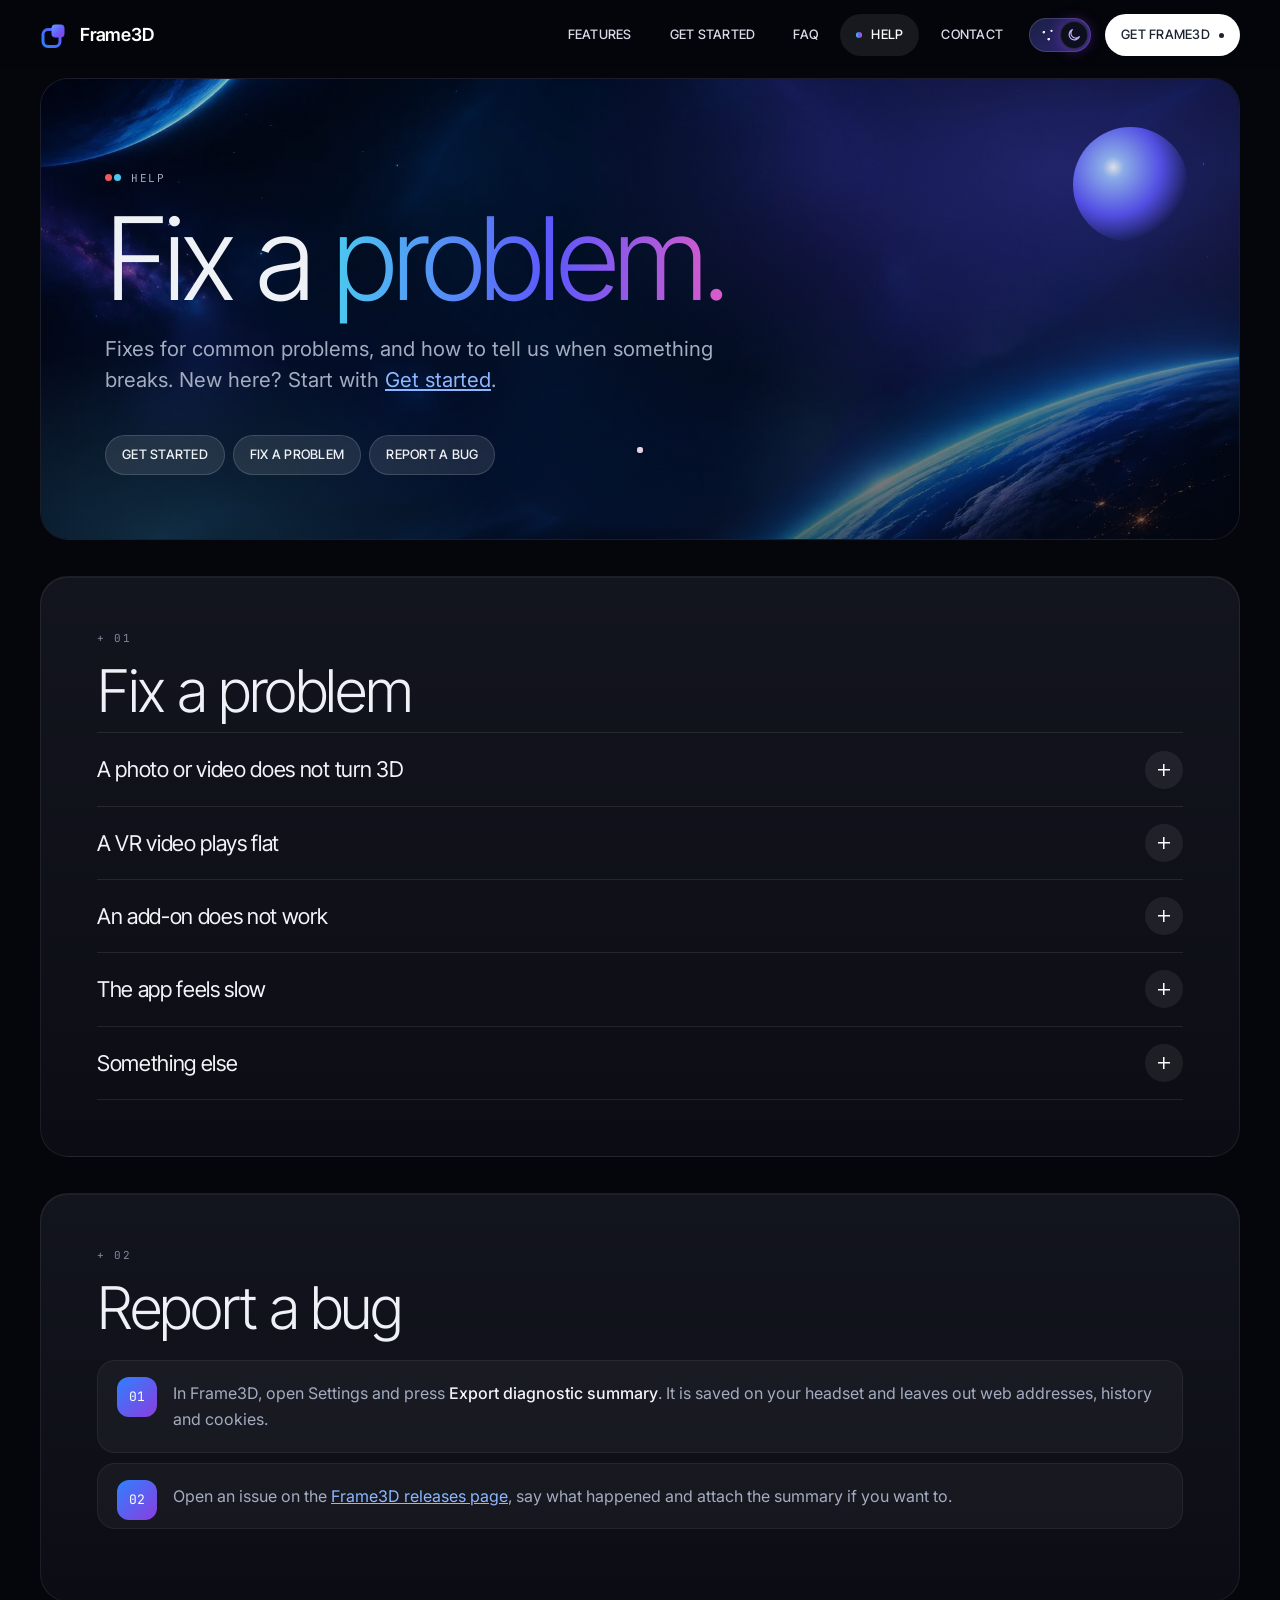
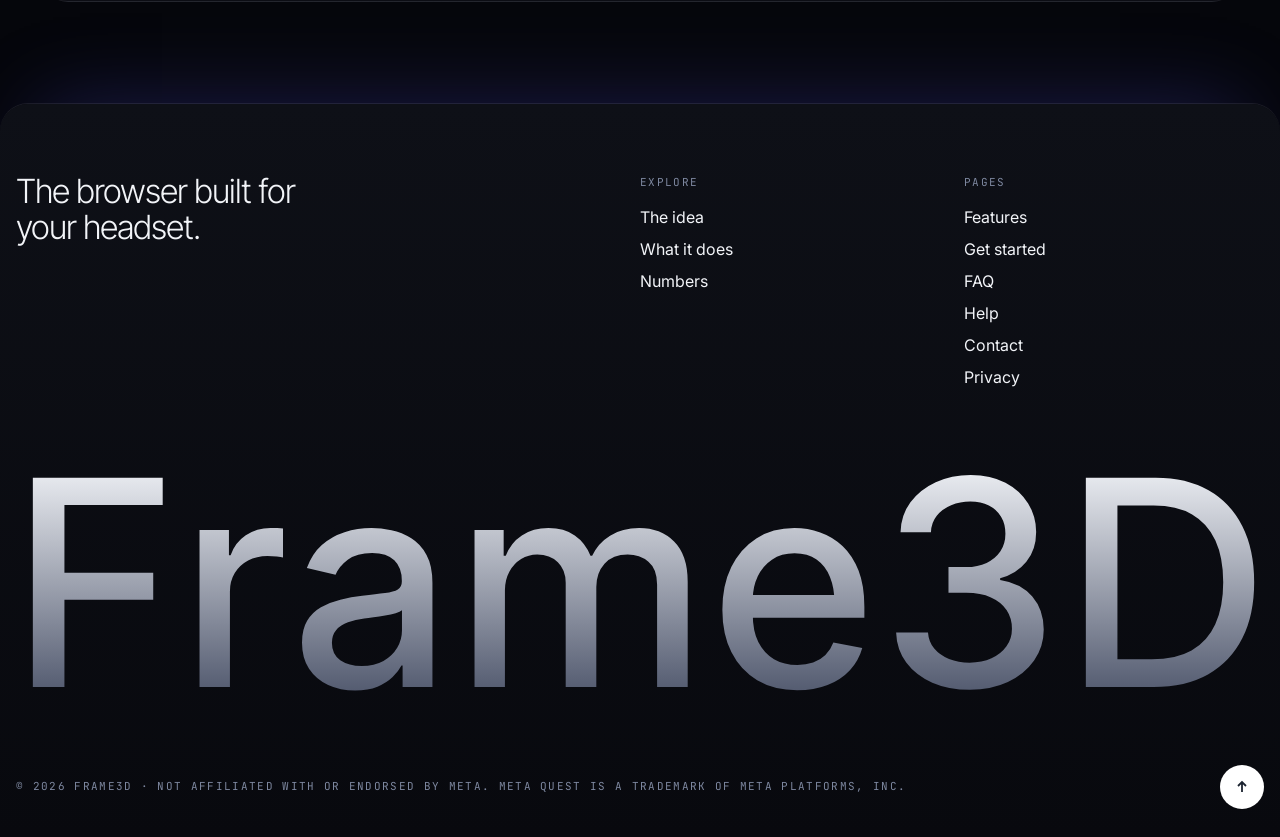
<file: help.html>
<!doctype html>
<html lang="en">
<head>
<meta charset="utf-8">
<meta name="viewport" content="width=device-width, initial-scale=1, viewport-fit=cover">
<title>Frame3D Help</title>
<meta name="description" content="Fix common Frame3D problems and report bugs.">
<link rel="canonical" href="https://subscriptions-dot.github.io/frame3d-website/help.html">
<meta property="og:type" content="website">
<meta property="og:site_name" content="Frame3D">
<meta property="og:title" content="Frame3D Help">
<meta property="og:description" content="Fix common Frame3D problems and report bugs.">
<meta property="og:url" content="https://subscriptions-dot.github.io/frame3d-website/help.html">
<meta property="og:image" content="https://subscriptions-dot.github.io/frame3d-website/og.png">
<meta property="og:image:width" content="1200">
<meta property="og:image:height" content="630">
<meta name="twitter:card" content="summary_large_image">
<meta name="theme-color" content="#070A18">
<link rel="icon" type="image/svg+xml" href="data:image/svg+xml,%3Csvg xmlns='http://www.w3.org/2000/svg' viewBox='0 0 120 120'%3E%3Crect x='12' y='38' width='68' height='68' rx='20' fill='none' stroke='%235D58FB' stroke-width='12'/%3E%3Crect x='46' y='18' width='52' height='52' rx='16' fill='%238B3DDF'/%3E%3C/svg%3E">
<link rel="preconnect" href="https://fonts.googleapis.com">
<link rel="preconnect" href="https://fonts.gstatic.com" crossorigin>
<link rel="stylesheet" href="https://fonts.googleapis.com/css2?family=Inter+Tight:wght@300;400;500&family=Inter:wght@400;500&family=JetBrains+Mono:wght@400&display=swap">
<link rel="stylesheet" href="css/pages.css?v=20261120182354">
</head>
<body>
<script>(function(){ var r = document.documentElement, t = null; r.classList.add('js'); try { t = localStorage.getItem('f3d-theme'); } catch (e){} if (t !== 'light') r.classList.add('dark'); })();   // dark unless the visitor chose light (same key as the home page)</script>

<div class="cursor" aria-hidden="true"><i class="eye r"></i><i class="eye c"></i></div>
<header class="top wrap" id="top">
  <a class="brand" href="index.html" aria-label="Frame3D home"><svg viewBox="0 0 120 120" aria-hidden="true"><defs><linearGradient id="l1" x1="0" y1="1" x2="1" y2="0"><stop offset="0" stop-color="#2F80FF"/><stop offset="1" stop-color="#5D58FB"/></linearGradient><linearGradient id="l2" x1="0" y1="0" x2="1" y2="1"><stop offset="0" stop-color="#63A2FF"/><stop offset=".55" stop-color="#6A5CFA"/><stop offset="1" stop-color="#8B3DDF"/></linearGradient></defs><rect x="12" y="38" width="68" height="68" rx="20" fill="none" stroke="url(#l1)" stroke-width="12"/><rect x="46" y="18" width="52" height="52" rx="16" fill="url(#l2)"/></svg>Frame3D</a>
  <nav class="nav" aria-label="Pages"><a href="features.html">Features</a><a href="start.html">Get started</a><a href="faq.html">FAQ</a><a href="help.html" aria-current="page">Help</a><a href="contact.html">Contact</a><button class="theme-sw" id="theme-btn" type="button" role="switch" aria-checked="true" aria-label="Dark mode"><span class="ts-k"><svg class="i-sun" viewBox="0 0 24 24" aria-hidden="true"><circle cx="12" cy="12" r="4.2" fill="none" stroke="currentColor" stroke-width="1.8"/><path d="M12 2.5v2.2M12 19.3v2.2M4.6 4.6l1.6 1.6M17.8 17.8l1.6 1.6M2.5 12h2.2M19.3 12h2.2M4.6 19.4l1.6-1.6M17.8 6.2l1.6-1.6" stroke="currentColor" stroke-width="1.8" stroke-linecap="round"/></svg><svg class="i-moon" viewBox="0 0 24 24" aria-hidden="true"><path d="M20 14.5A8 8 0 1 1 9.5 4a6.5 6.5 0 0 0 10.5 10.5z" fill="none" stroke="currentColor" stroke-width="1.8" stroke-linejoin="round"/></svg></span></button><a class="get" href="start.html">Get Frame3D</a></nav>
</header>
<main class="wrap">
  <section class="hero"><img class="hero-bg" src="assets/images/orbit_bg.webp" alt="" aria-hidden="true" decoding="async">
    <div class="kicker"><span class="eyes" aria-hidden="true"><i></i><i></i></span>Help</div>
    <h1>Fix a <em>problem.</em></h1>
    <p class="lead">Fixes for common problems, and how to tell us when something breaks. New here? Start with <a href="start.html">Get started</a>.</p>
    <nav class="toc" aria-label="On this page"><a href="start.html">Get started</a><a href="#fix">Fix a problem</a><a href="#report">Report a bug</a></nav>
  </section>
  <section class="panel" id="fix"><h2>Fix a problem</h2>
    <details><summary>A photo or video does not turn 3D</summary><div><p>Press the 3D button on that photo or video. Protected (DRM) video cannot be converted. If it still stays flat, close and reopen the tab, then send a report (below).</p></div></details>
    <details><summary>A VR video plays flat</summary><div><p>Choose the video's layout (180°, 360° or side-by-side) so it matches how it was filmed.</p></div></details>
    <details><summary>An add-on does not work</summary><div><p>Some add-ons depend on desktop-only features. Turn it off and on again in the add-ons list, or try another add-on that does the same job.</p></div></details>
    <details><summary>The app feels slow</summary><div><p>Close tabs you are not using and keep fewer windows open. If a page is heavy, turning its 3D off makes it lighter.</p></div></details>
    <details><summary>Something else</summary><div><p>Send a report (below) and say what you were doing when it happened.</p></div></details>
  </section>
  <section class="panel" id="report"><h2>Report a bug</h2>
    <ol class="steps">
      <li>In Frame3D, open Settings and press <b>Export diagnostic summary</b>. It is saved on your headset and leaves out web addresses, history and cookies.</li>
      <li>Open an issue on the <a href="https://github.com/subscriptions-dot/frame3d-releases/issues" target="_blank" rel="noopener">Frame3D releases page</a>, say what happened and attach the summary if you want to.</li>
    </ol>
  </section>
</main>
<footer class="wrap" id="footer">
  <div class="f-grid">
    <div><p class="f-lead">The browser built for your headset.</p></div>
    <div><h4>Explore</h4><ul><li><a href="index.html#statement">The idea</a></li><li><a href="index.html#features">What it does</a></li><li><a href="index.html#numbers">Numbers</a></li></ul></div>
    <div><h4>Pages</h4><ul><li><a href="features.html">Features</a></li><li><a href="start.html">Get started</a></li><li><a href="faq.html">FAQ</a></li><li><a href="help.html">Help</a></li><li><a href="contact.html">Contact</a></li><li><a href="legal.html#privacy">Privacy</a></li></ul></div>
  </div>
  <div class="wordmark" id="wordmark" role="img" aria-label="Frame3D"><span class="l" style="--i:0" aria-hidden="true"><i>F</i><i>F</i></span><span class="l" style="--i:1" aria-hidden="true"><i>r</i><i>r</i></span><span class="l" style="--i:2" aria-hidden="true"><i>a</i><i>a</i></span><span class="l" style="--i:3" aria-hidden="true"><i>m</i><i>m</i></span><span class="l" style="--i:4" aria-hidden="true"><i>e</i><i>e</i></span><span class="l" style="--i:5" aria-hidden="true"><i>3</i><i>3</i></span><span class="l" style="--i:6" aria-hidden="true"><i>D</i><i>D</i></span></div>
  
  <div class="f-bottom"><span class="mono">© 2026 Frame3D · Not affiliated with or endorsed by Meta. Meta Quest is a trademark of Meta Platforms, Inc.</span><a class="to-top" href="#top" aria-label="Back to top"><svg viewBox="0 0 16 16" fill="none" stroke="currentColor" stroke-width="1.8" aria-hidden="true"><path d="M8 13V3M4 7l4-4 4 4"/></svg></a></div>
</footer>
<script>
(function(){
  const root = document.documentElement, reduce = matchMedia('(prefers-reduced-motion: reduce)').matches, fine = matchMedia('(hover: hover) and (pointer: fine)').matches;
  // header shadow once the page moves
  const top = document.getElementById('top'), onS = () => top.classList.toggle('scrolled', scrollY > 8);
  addEventListener('scroll', onS, {passive: true}); onS();

  // dark / light switch, remembered for the whole site
  const tb = document.getElementById('theme-btn'), syncTb = () => tb.setAttribute('aria-checked', root.classList.contains('dark'));
  syncTb(); tb.addEventListener('click', () => { const d = root.classList.toggle('dark'); try { localStorage.setItem('f3d-theme', d ? 'dark' : 'light'); } catch (e){} syncTb(); });

  // footer wordmark: fit to the row, and letters near the pointer rise in a soft wave (as on the home page)
  const wm = document.getElementById('wordmark'), wl = [...wm.children];
  const fit = () => { wm.style.fontSize = '18vw'; const need = wl.reduce((a, l) => a + l.getBoundingClientRect().width, 0), room = wm.clientWidth;
    if (need > 0) wm.style.fontSize = (parseFloat(getComputedStyle(wm).fontSize) * room / need * .94).toFixed(1) + 'px'; };
  let fw = innerWidth; addEventListener('resize', () => { if (innerWidth !== fw){ fw = innerWidth; fit(); } }); (document.fonts ? document.fonts.ready : Promise.resolve()).then(fit); fit();
  if (!reduce){
    let px = -1e4, on = false, raf = 0; const lift = wl.map(() => 0);
    const tick = () => { let moving = false;
      wl.forEach((l, i) => { const r = l.getBoundingClientRect(), d = Math.abs(px - (r.left + r.width / 2)) / r.width;
        const t = on ? -Math.max(0, 1 - d / 1.6) * r.height * .09 : 0; lift[i] += (t - lift[i]) * .12;
        if (Math.abs(t - lift[i]) > .1) moving = true; l.style.setProperty('--lift', lift[i].toFixed(2) + 'px'); });
      raf = moving || on ? requestAnimationFrame(tick) : 0; };
    wm.addEventListener('pointermove', e => { px = e.clientX; on = true; if (!raf) raf = requestAnimationFrame(tick); });
    wm.addEventListener('pointerleave', () => { on = false; if (!raf) raf = requestAnimationFrame(tick); });
  }

  // pointer: two-eye cursor with a trail, magnetic pills, cards that tilt toward the pointer, the hero stage turning
  if (fine && !reduce){
    root.classList.add('has-cursor');
    const cur = document.querySelector('.cursor'), er = cur.querySelector('.eye.r'), ec = cur.querySelector('.eye.c'), N = 10, trail = [];
    for (let i = 0; i < N; i++){ const d = document.createElement('i'); d.className = 'trail'; d.style.background = i % 2 ? 'var(--eye-c)' : 'var(--eye-r)'; d.style.opacity = (1 - i / N) * .5; document.body.appendChild(d); trail.push({el: d, x: 0, y: 0}); }
    const m = {x: innerWidth / 2, y: innerHeight / 2}, r = {x: m.x, y: m.y}, c = {x: m.x, y: m.y}; let lx = m.x, ly = m.y, last = performance.now();
    // eyes appear on the first move and hide when the pointer leaves the page (they never sit frozen mid-screen)
    const show = v => root.classList.toggle('cursor-on', v);
    addEventListener('pointermove', e => { m.x = e.clientX; m.y = e.clientY; if (!root.classList.contains('cursor-on')){ r.x = c.x = lx = m.x; r.y = c.y = ly = m.y; trail.forEach(t => { t.x = m.x; t.y = m.y; }); show(true); } }, {passive: true});
    document.documentElement.addEventListener('mouseleave', () => show(false)); addEventListener('blur', () => show(false));
    const loop = now => {
      const dt = Math.min(4, Math.max(0, (now - last) / 16.7)); last = now;   // the first rAF time can be earlier than performance.now(): never negative
      const k = x => 1 - Math.pow(1 - x, dt);
      const vx = m.x - lx, vy = m.y - ly; lx = m.x; ly = m.y; const big = cur.classList.contains('big'), sep = big ? 0 : Math.min(10, 3 + Math.hypot(vx, vy) * .25);
      r.x += (m.x - sep - r.x) * k(.32); r.y += (m.y - r.y) * k(.32); c.x += (m.x + sep - c.x) * k(.2); c.y += (m.y - c.y) * k(.2);
      er.style.transform = `translate3d(${r.x}px,${r.y}px,0)`; ec.style.transform = `translate3d(${c.x}px,${c.y}px,0)`;
      let px = (r.x + c.x) / 2, py = (r.y + c.y) / 2;
      trail.forEach(t => { t.x += (px - t.x) * k(.38); t.y += (py - t.y) * k(.38); px = t.x; py = t.y; t.el.style.transform = `translate3d(${t.x}px,${t.y}px,0)`; t.el.style.visibility = big ? 'hidden' : 'visible'; });
      requestAnimationFrame(loop);
    };
    requestAnimationFrame(loop);
    document.addEventListener('pointerover', e => cur.classList.toggle('big', !!e.target.closest('[data-cursor]')));   // as on the home page: only marked elements grow the ring

    document.querySelectorAll('.nav a, .btn-get, .btn-ghost, .cta a, nav.toc a, .to-top, .f-social a').forEach(b => {
      b.classList.add('mag');
      b.addEventListener('pointermove', e => { const q = b.getBoundingClientRect(); b.classList.add('on'); b.style.transform = `translate(${(e.clientX - q.left - q.width / 2) * .25}px, ${(e.clientY - q.top - q.height / 2) * .35}px)`; });
      b.addEventListener('pointerleave', () => { b.classList.remove('on'); b.style.transform = ''; });
    });
    document.querySelectorAll('.bento, .card, .review').forEach(el => {
      el.classList.add('tilt');
      el.addEventListener('pointermove', e => { const q = el.getBoundingClientRect(), x = (e.clientX - q.left) / q.width, y = (e.clientY - q.top) / q.height;
        el.classList.add('on'); el.style.transform = `perspective(1100px) rotateX(${(.5 - y) * 5}deg) rotateY(${(x - .5) * 6}deg)`;
        el.style.setProperty('--mx', (x * 100).toFixed(1) + '%'); el.style.setProperty('--my', (y * 100).toFixed(1) + '%'); });
      el.addEventListener('pointerleave', () => { el.classList.remove('on'); el.style.transform = ''; });
    });
    const stage = document.querySelector('.stage');
    if (stage) addEventListener('pointermove', e => { stage.style.setProperty('--px', (e.clientX / innerWidth * 2 - 1).toFixed(3)); stage.style.setProperty('--py', (e.clientY / innerHeight * 2 - 1).toFixed(3)); }, {passive: true});
  }

  // feature showcases: select on click / arrow keys, move on by themselves (progress bar, keeps running under the pointer),
  // pause only off screen; on phones the stage is a swipe carousel and the dots follow it
  const narrow = matchMedia('(max-width: 900px)');
  document.querySelectorAll('[data-show]').forEach(sh => {
    const tabs = [...sh.querySelectorAll('.sh-tab')], panes = [...sh.querySelectorAll('.sh-pane')], dots = [...sh.querySelectorAll('.sh-dots i')], stage = sh.querySelector('.sh-stage');
    let cur = 0;
    const set = (i, scroll) => { cur = (i + panes.length) % panes.length;
      tabs.forEach((t, k) => { t.setAttribute('aria-selected', k === cur ? 'true' : 'false'); t.tabIndex = k === cur ? 0 : -1; });
      panes.forEach((p, k) => p.classList.toggle('on', k === cur)); dots.forEach((d, k) => d.classList.toggle('on', k === cur));
      if (scroll && narrow.matches) stage.scrollTo({left: panes[cur].offsetLeft - (stage.clientWidth - panes[cur].clientWidth) / 2, behavior: 'smooth'}); };
    tabs.forEach((t, k) => { t.addEventListener('click', () => set(k)); t.addEventListener('keydown', e => { const d = e.key === 'ArrowDown' || e.key === 'ArrowRight' ? 1 : e.key === 'ArrowUp' || e.key === 'ArrowLeft' ? -1 : 0; if (d){ e.preventDefault(); set(cur + d); tabs[cur].focus(); } }); });
    dots.forEach((d, k) => d.addEventListener('click', () => set(k, true)));
    sh.addEventListener('animationend', e => { if (e.target.parentElement && e.target.parentElement.classList.contains('bar') && !narrow.matches) set(cur + 1); });
    if ('IntersectionObserver' in window) new IntersectionObserver(es => sh.classList.toggle('off', !es[0].isIntersecting), {threshold: .25}).observe(sh);
    let st = 0; stage.addEventListener('scroll', () => { if (!narrow.matches) return; clearTimeout(st); st = setTimeout(() => {
      const mid = stage.scrollLeft + stage.clientWidth / 2; let best = 0, bd = 1e9;
      panes.forEach((p, k) => { const d = Math.abs(p.offsetLeft + p.clientWidth / 2 - mid); if (d < bd){ bd = d; best = k; } }); if (best !== cur) set(best); }, 80); }, {passive: true});
  });

  // reveal blocks as they scroll in (skipped with reduced motion)
  const els = [...document.querySelectorAll('.fhero > :not(.fh-glow), .fsec-h, .show, .bento, .love, .hero > :not(.hero-bg), section.panel > h2, section.panel > p, section.panel > details, section.panel > ol, section.panel > ul, section.panel > .tbl, .card, .review, .cta')];
  if (reduce || !('IntersectionObserver' in window)) return;
  els.forEach(e => { e.classList.add('rv'); const sib = e.parentElement ? [...e.parentElement.children].filter(c => c.classList.contains('card') || c.classList.contains('review') || c.classList.contains('bento')) : []; const i = sib.indexOf(e); if (i > 0) e.style.setProperty('--d', i % 4); });
  [...document.querySelectorAll('.hero > .rv')].forEach((e, i) => e.style.setProperty('--d', i * 1.5));
  const io = new IntersectionObserver(es => es.forEach(x => { if (x.isIntersecting){ x.target.classList.add('in'); io.unobserve(x.target); } }), {rootMargin: '0px 0px -8% 0px'});
  els.forEach(e => io.observe(e));
})();
</script>
</body>
</html>
</file>
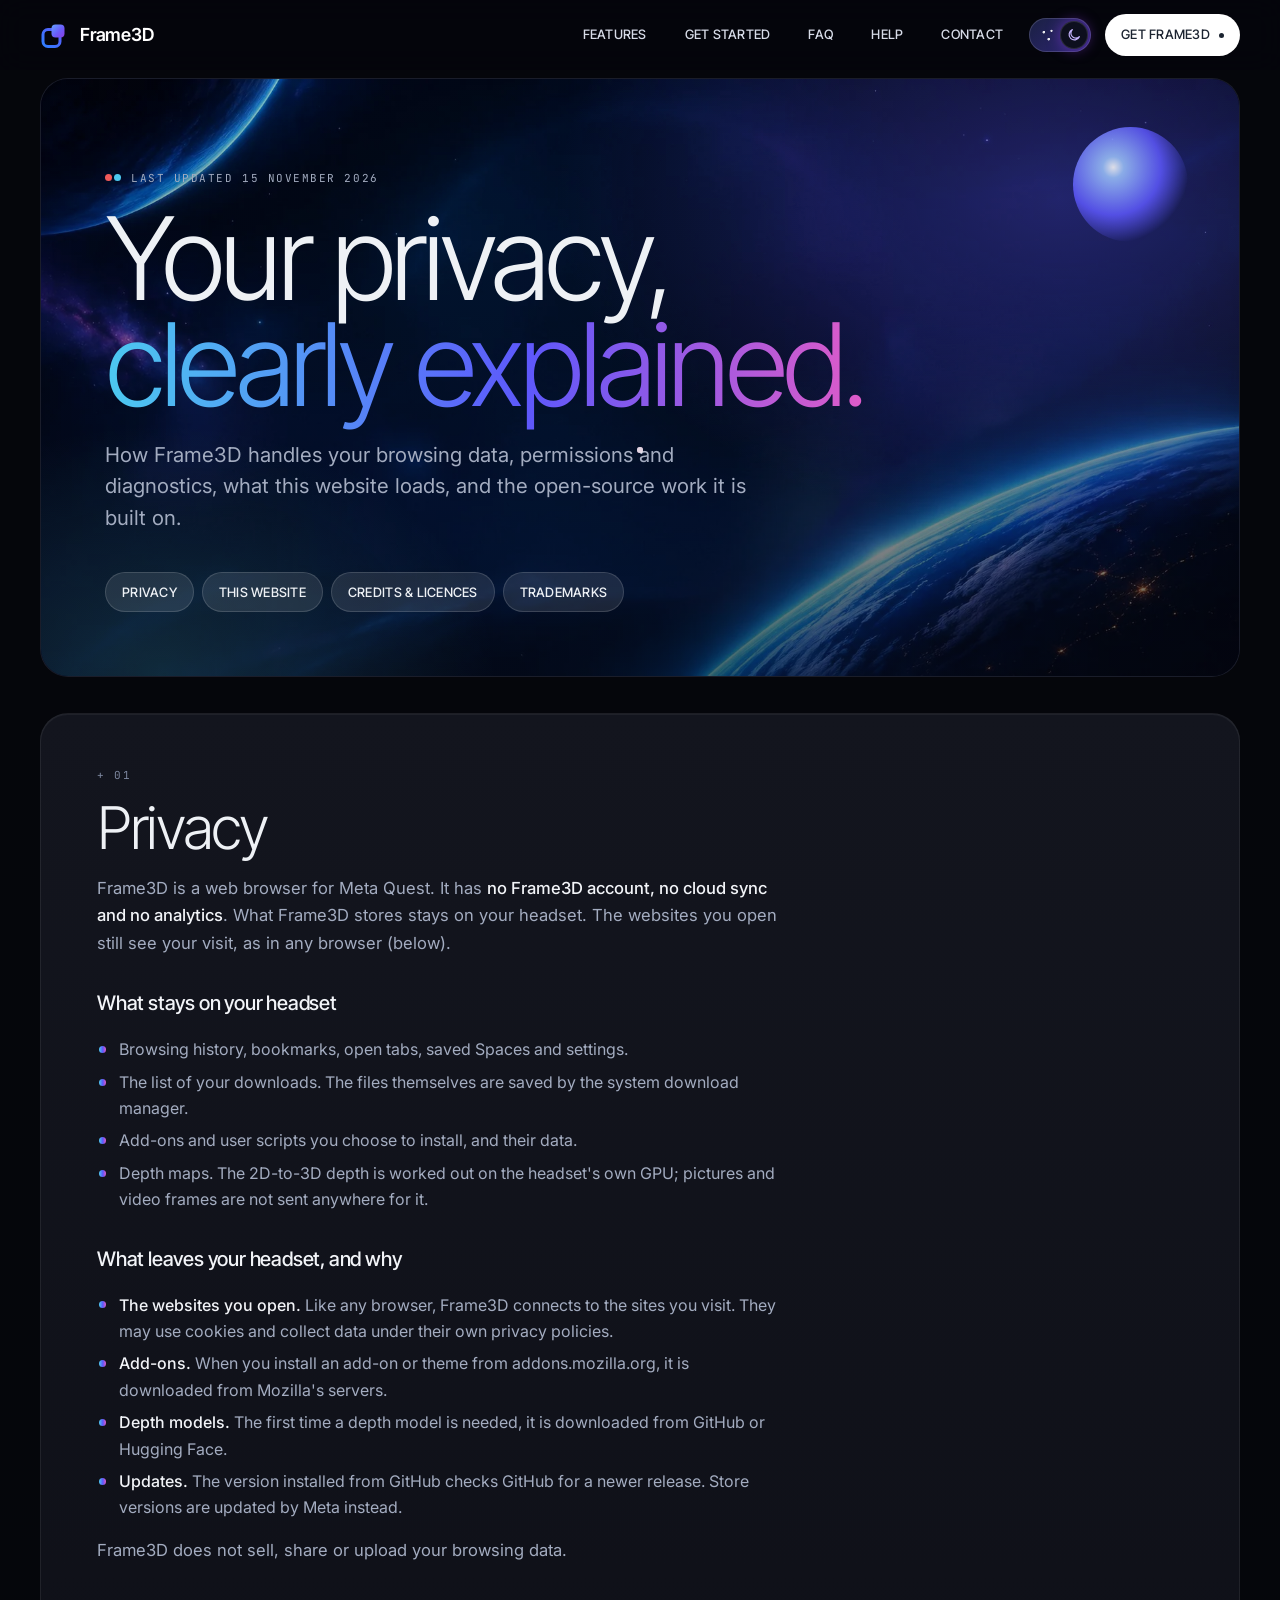
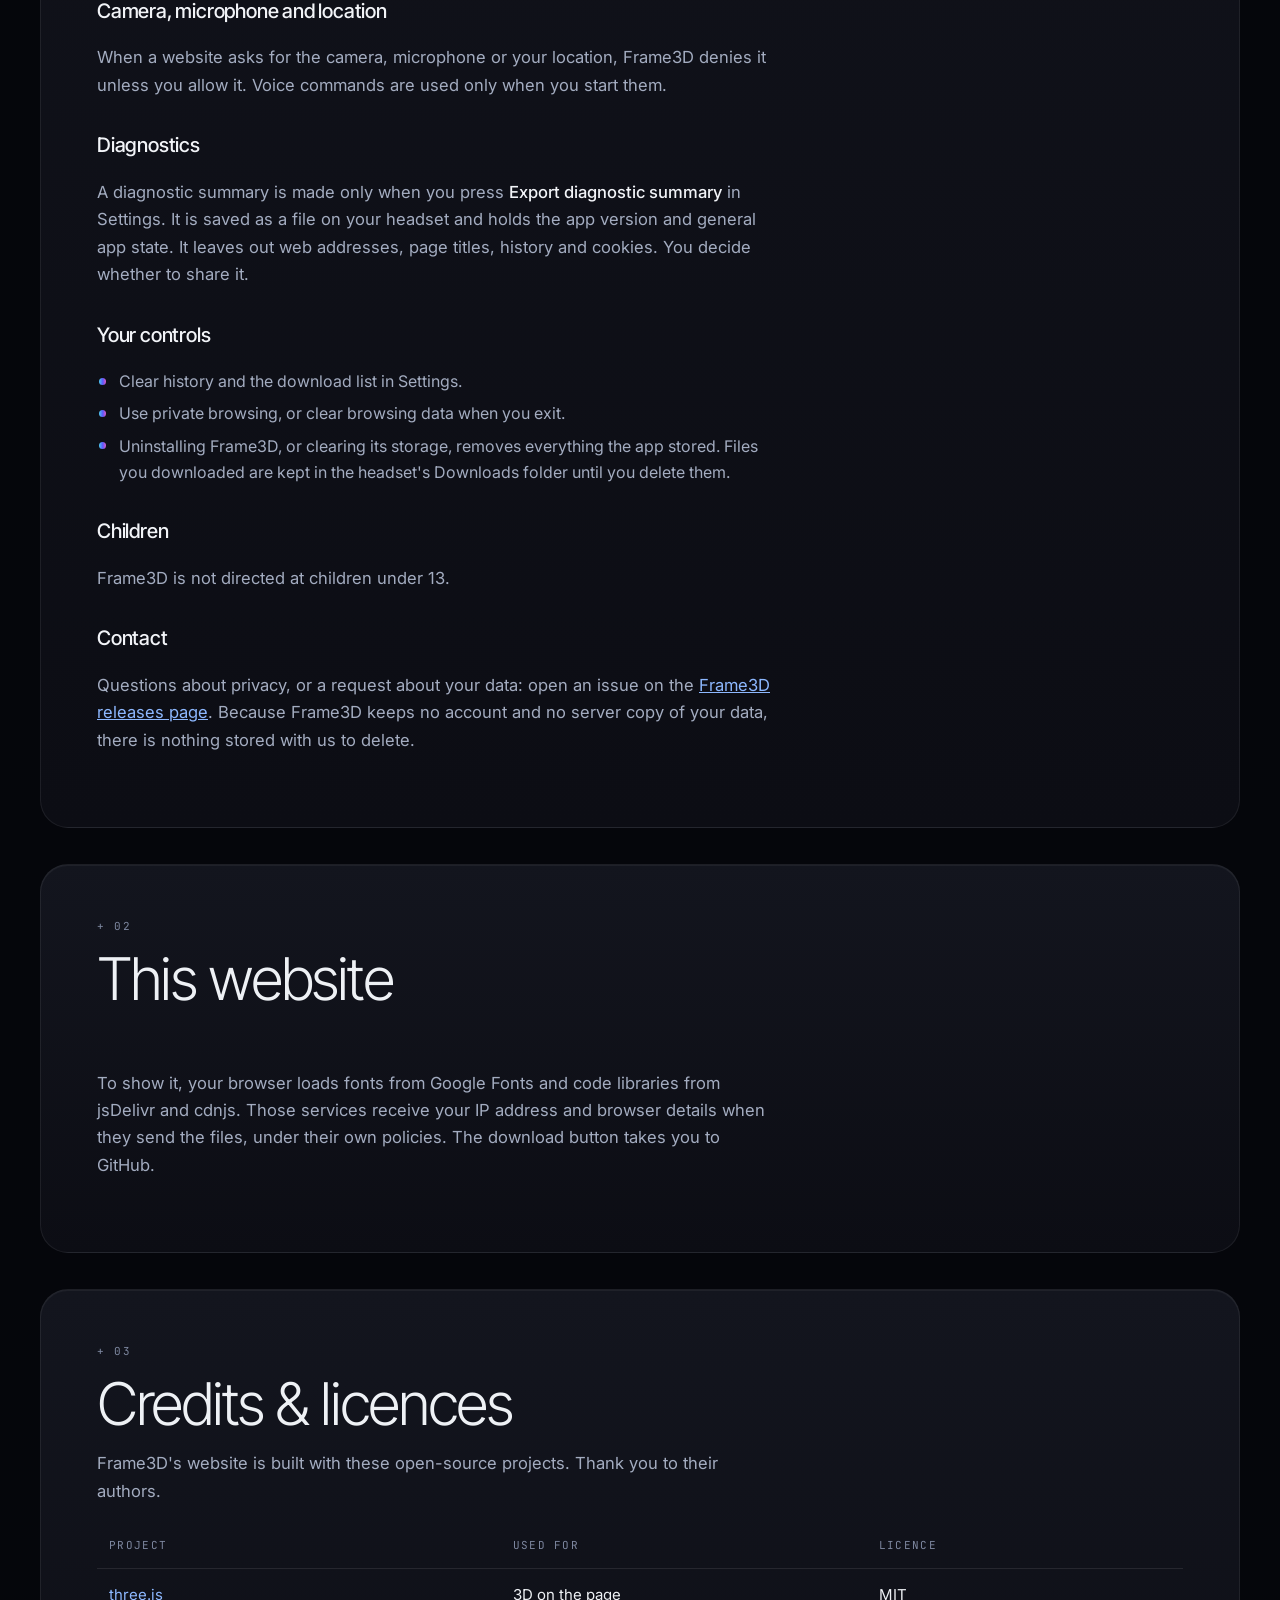
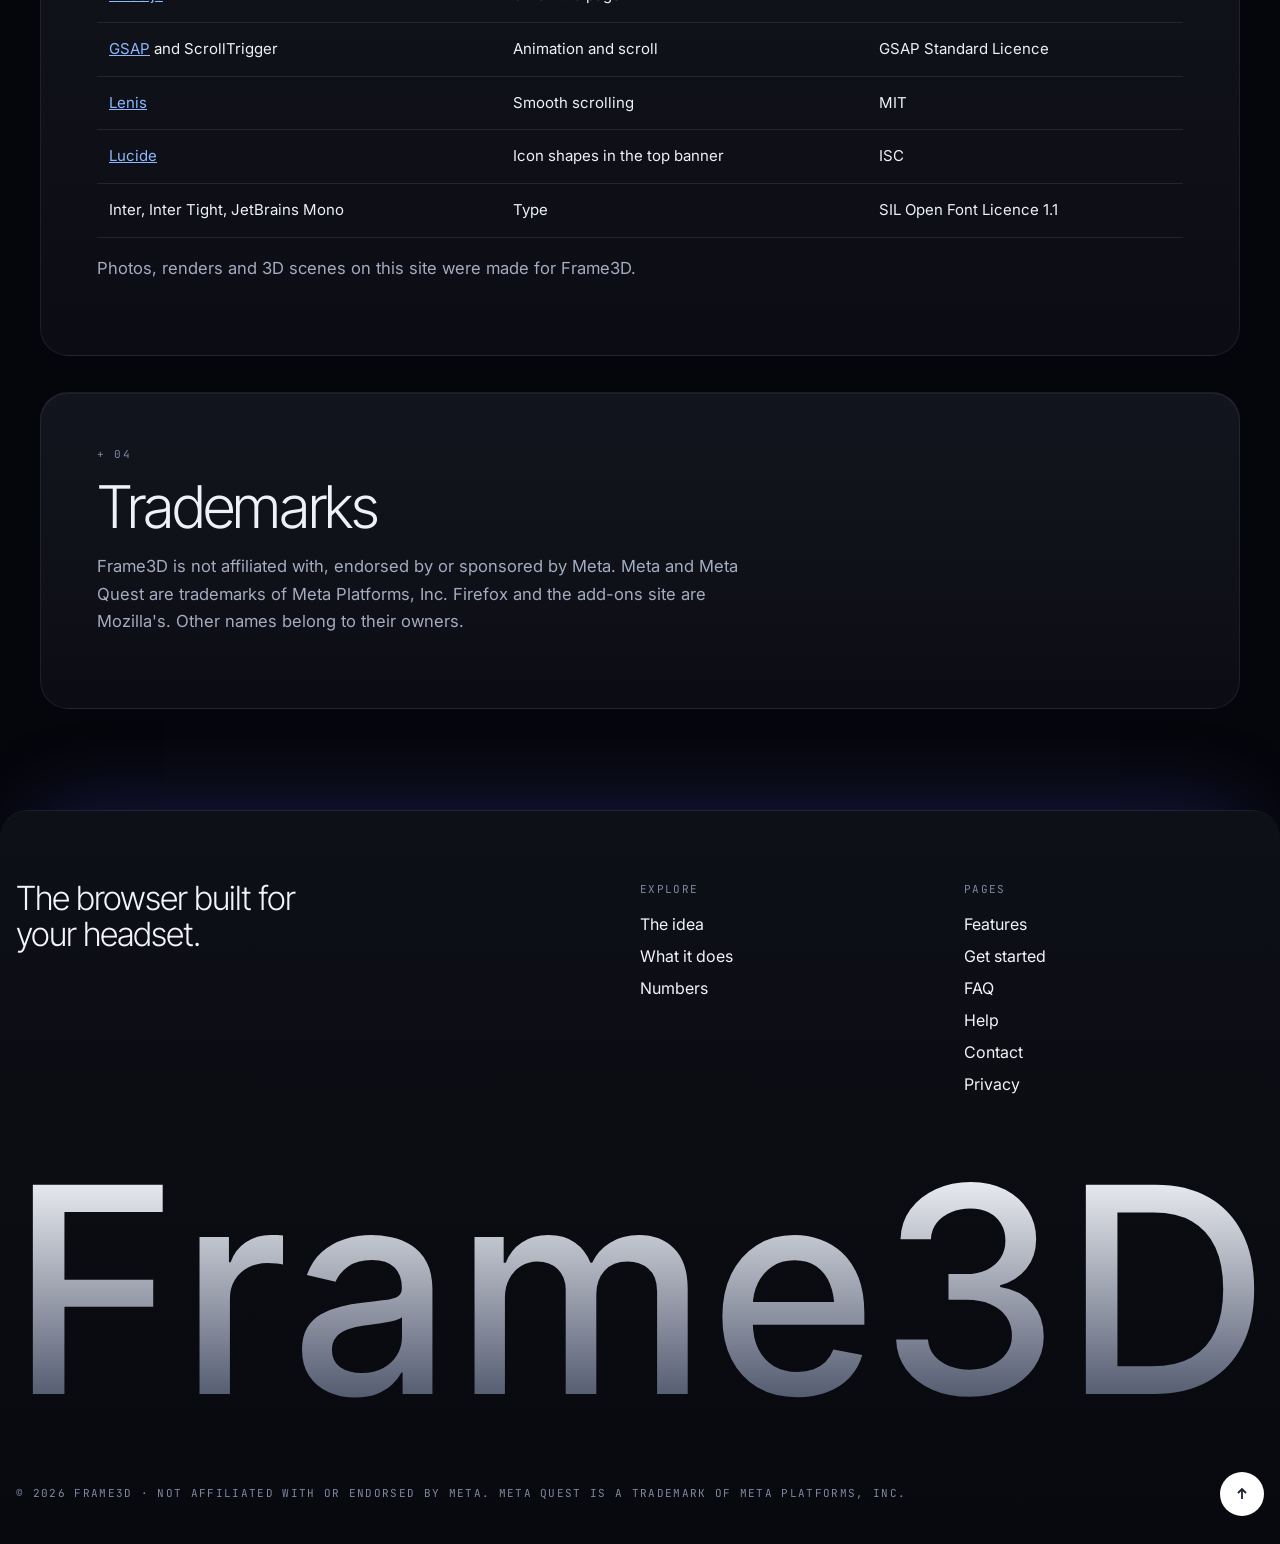
<file: legal.html>
<!doctype html>
<html lang="en">
<head>
<meta charset="utf-8">
<meta name="viewport" content="width=device-width, initial-scale=1, viewport-fit=cover">
<title>Frame3D Legal</title>
<meta name="description" content="Frame3D privacy policy, this website, credits and licences, trademarks.">
<link rel="canonical" href="https://subscriptions-dot.github.io/frame3d-website/legal.html">
<meta property="og:type" content="website">
<meta property="og:site_name" content="Frame3D">
<meta property="og:title" content="Frame3D Legal">
<meta property="og:description" content="Frame3D privacy policy, this website, credits and licences, trademarks.">
<meta property="og:url" content="https://subscriptions-dot.github.io/frame3d-website/legal.html">
<meta property="og:image" content="https://subscriptions-dot.github.io/frame3d-website/og.png">
<meta property="og:image:width" content="1200">
<meta property="og:image:height" content="630">
<meta name="twitter:card" content="summary_large_image">
<meta name="theme-color" content="#070A18">
<link rel="icon" type="image/svg+xml" href="data:image/svg+xml,%3Csvg xmlns='http://www.w3.org/2000/svg' viewBox='0 0 120 120'%3E%3Crect x='12' y='38' width='68' height='68' rx='20' fill='none' stroke='%235D58FB' stroke-width='12'/%3E%3Crect x='46' y='18' width='52' height='52' rx='16' fill='%238B3DDF'/%3E%3C/svg%3E">
<link rel="preconnect" href="https://fonts.googleapis.com">
<link rel="preconnect" href="https://fonts.gstatic.com" crossorigin>
<link rel="stylesheet" href="https://fonts.googleapis.com/css2?family=Inter+Tight:wght@300;400;500&family=Inter:wght@400;500&family=JetBrains+Mono:wght@400&display=swap">
<link rel="stylesheet" href="css/pages.css?v=20261120182354">
</head>
<body>
<script>(function(){ var r = document.documentElement, t = null; r.classList.add('js'); try { t = localStorage.getItem('f3d-theme'); } catch (e){} if (t !== 'light') r.classList.add('dark'); })();   // dark unless the visitor chose light (same key as the home page)</script>

<div class="cursor" aria-hidden="true"><i class="eye r"></i><i class="eye c"></i></div>
<header class="top wrap" id="top">
  <a class="brand" href="index.html" aria-label="Frame3D home"><svg viewBox="0 0 120 120" aria-hidden="true"><defs><linearGradient id="l1" x1="0" y1="1" x2="1" y2="0"><stop offset="0" stop-color="#2F80FF"/><stop offset="1" stop-color="#5D58FB"/></linearGradient><linearGradient id="l2" x1="0" y1="0" x2="1" y2="1"><stop offset="0" stop-color="#63A2FF"/><stop offset=".55" stop-color="#6A5CFA"/><stop offset="1" stop-color="#8B3DDF"/></linearGradient></defs><rect x="12" y="38" width="68" height="68" rx="20" fill="none" stroke="url(#l1)" stroke-width="12"/><rect x="46" y="18" width="52" height="52" rx="16" fill="url(#l2)"/></svg>Frame3D</a>
  <nav class="nav" aria-label="Pages"><a href="features.html">Features</a><a href="start.html">Get started</a><a href="faq.html">FAQ</a><a href="help.html">Help</a><a href="contact.html">Contact</a><button class="theme-sw" id="theme-btn" type="button" role="switch" aria-checked="true" aria-label="Dark mode"><span class="ts-k"><svg class="i-sun" viewBox="0 0 24 24" aria-hidden="true"><circle cx="12" cy="12" r="4.2" fill="none" stroke="currentColor" stroke-width="1.8"/><path d="M12 2.5v2.2M12 19.3v2.2M4.6 4.6l1.6 1.6M17.8 17.8l1.6 1.6M2.5 12h2.2M19.3 12h2.2M4.6 19.4l1.6-1.6M17.8 6.2l1.6-1.6" stroke="currentColor" stroke-width="1.8" stroke-linecap="round"/></svg><svg class="i-moon" viewBox="0 0 24 24" aria-hidden="true"><path d="M20 14.5A8 8 0 1 1 9.5 4a6.5 6.5 0 0 0 10.5 10.5z" fill="none" stroke="currentColor" stroke-width="1.8" stroke-linejoin="round"/></svg></span></button><a class="get" href="start.html">Get Frame3D</a></nav>
</header>
<main class="wrap">
  <section class="hero"><img class="hero-bg" src="assets/images/orbit_bg.webp" alt="" aria-hidden="true" decoding="async">
    <div class="kicker"><span class="eyes" aria-hidden="true"><i></i><i></i></span>Last updated 15 November 2026</div>
    <h1>Your privacy, <em>clearly explained.</em></h1>
    <p class="lead">How Frame3D handles your browsing data, permissions and diagnostics, what this website loads, and the open-source work it is built on.</p>
    <nav class="toc" aria-label="On this page"><a href="#privacy">Privacy</a><a href="#website">This website</a><a href="#credits">Credits &amp; licences</a><a href="#trademarks">Trademarks</a></nav>
  </section>
  <section class="panel" id="privacy">
    <h2>Privacy</h2>
    <p>Frame3D is a web browser for Meta Quest. It has <b>no Frame3D account, no cloud sync and no analytics</b>. What Frame3D stores stays on your headset. The websites you open still see your visit, as in any browser (below).</p>
    <h3>What stays on your headset</h3>
    <ul>
      <li>Browsing history, bookmarks, open tabs, saved Spaces and settings.</li>
      <li>The list of your downloads. The files themselves are saved by the system download manager.</li>
      <li>Add-ons and user scripts you choose to install, and their data.</li>
      <li>Depth maps. The 2D-to-3D depth is worked out on the headset's own GPU; pictures and video frames are not sent anywhere for it.</li>
    </ul>
    <h3>What leaves your headset, and why</h3>
    <ul>
      <li><b>The websites you open.</b> Like any browser, Frame3D connects to the sites you visit. They may use cookies and collect data under their own privacy policies.</li>
      <li><b>Add-ons.</b> When you install an add-on or theme from addons.mozilla.org, it is downloaded from Mozilla's servers.</li>
      <li><b>Depth models.</b> The first time a depth model is needed, it is downloaded from GitHub or Hugging Face.</li>
      <li><b>Updates.</b> The version installed from GitHub checks GitHub for a newer release. Store versions are updated by Meta instead.</li>
    </ul>
    <p>Frame3D does not sell, share or upload your browsing data.</p>
    <h3>Camera, microphone and location</h3>
    <p>When a website asks for the camera, microphone or your location, Frame3D denies it unless you allow it. Voice commands are used only when you start them.</p>
    <h3>Diagnostics</h3>
    <p>A diagnostic summary is made only when you press <b>Export diagnostic summary</b> in Settings. It is saved as a file on your headset and holds the app version and general app state. It leaves out web addresses, page titles, history and cookies. You decide whether to share it.</p>
    <h3>Your controls</h3>
    <ul>
      <li>Clear history and the download list in Settings.</li>
      <li>Use private browsing, or clear browsing data when you exit.</li>
      <li>Uninstalling Frame3D, or clearing its storage, removes everything the app stored. Files you downloaded are kept in the headset's Downloads folder until you delete them.</li>
    </ul>
    <h3>Children</h3>
    <p>Frame3D is not directed at children under 13.</p>
    <h3>Contact</h3>
    <p>Questions about privacy, or a request about your data: open an issue on the <a href="https://github.com/subscriptions-dot/frame3d-releases/issues" target="_blank" rel="noopener">Frame3D releases page</a>. Because Frame3D keeps no account and no server copy of your data, there is nothing stored with us to delete.</p>
  </section>
  <section class="panel" id="website">
    <h2>This website</h2>
    <p>This site sets <b>no cookies</b> and uses <b>no analytics or tracking</b>. It is a static page.</p>
    <p>To show it, your browser loads fonts from Google Fonts and code libraries from jsDelivr and cdnjs. Those services receive your IP address and browser details when they send the files, under their own policies. The download button takes you to GitHub.</p>
  </section>
  <section class="panel" id="credits">
    <h2>Credits &amp; licences</h2>
    <p>Frame3D's website is built with these open-source projects. Thank you to their authors.</p>
    <div class="tbl"><table>
      <thead><tr><th>Project</th><th>Used for</th><th>Licence</th></tr></thead>
      <tbody>
        <tr><td><a href="https://threejs.org" target="_blank" rel="noopener">three.js</a></td><td>3D on the page</td><td>MIT</td></tr>
        <tr><td><a href="https://gsap.com" target="_blank" rel="noopener">GSAP</a> and ScrollTrigger</td><td>Animation and scroll</td><td>GSAP Standard Licence</td></tr>
        <tr><td><a href="https://github.com/darkroomengineering/lenis" target="_blank" rel="noopener">Lenis</a></td><td>Smooth scrolling</td><td>MIT</td></tr>
        <tr><td><a href="https://lucide.dev" target="_blank" rel="noopener">Lucide</a></td><td>Icon shapes in the top banner</td><td>ISC</td></tr>
        <tr><td>Inter, Inter Tight, JetBrains Mono</td><td>Type</td><td>SIL Open Font Licence 1.1</td></tr>
      </tbody>
    </table></div>
    <p>Photos, renders and 3D scenes on this site were made for Frame3D.</p>
  </section>
  <section class="panel" id="trademarks">
    <h2>Trademarks</h2>
    <p>Frame3D is not affiliated with, endorsed by or sponsored by Meta. Meta and Meta Quest are trademarks of Meta Platforms, Inc. Firefox and the add-ons site are Mozilla's. Other names belong to their owners.</p>
  </section>
</main>
<footer class="wrap" id="footer">
  <div class="f-grid">
    <div><p class="f-lead">The browser built for your headset.</p></div>
    <div><h4>Explore</h4><ul><li><a href="index.html#statement">The idea</a></li><li><a href="index.html#features">What it does</a></li><li><a href="index.html#numbers">Numbers</a></li></ul></div>
    <div><h4>Pages</h4><ul><li><a href="features.html">Features</a></li><li><a href="start.html">Get started</a></li><li><a href="faq.html">FAQ</a></li><li><a href="help.html">Help</a></li><li><a href="contact.html">Contact</a></li><li><a href="legal.html#privacy">Privacy</a></li></ul></div>
  </div>
  <div class="wordmark" id="wordmark" role="img" aria-label="Frame3D"><span class="l" style="--i:0" aria-hidden="true"><i>F</i><i>F</i></span><span class="l" style="--i:1" aria-hidden="true"><i>r</i><i>r</i></span><span class="l" style="--i:2" aria-hidden="true"><i>a</i><i>a</i></span><span class="l" style="--i:3" aria-hidden="true"><i>m</i><i>m</i></span><span class="l" style="--i:4" aria-hidden="true"><i>e</i><i>e</i></span><span class="l" style="--i:5" aria-hidden="true"><i>3</i><i>3</i></span><span class="l" style="--i:6" aria-hidden="true"><i>D</i><i>D</i></span></div>
  
  <div class="f-bottom"><span class="mono">© 2026 Frame3D · Not affiliated with or endorsed by Meta. Meta Quest is a trademark of Meta Platforms, Inc.</span><a class="to-top" href="#top" aria-label="Back to top"><svg viewBox="0 0 16 16" fill="none" stroke="currentColor" stroke-width="1.8" aria-hidden="true"><path d="M8 13V3M4 7l4-4 4 4"/></svg></a></div>
</footer>
<script>
(function(){
  const root = document.documentElement, reduce = matchMedia('(prefers-reduced-motion: reduce)').matches, fine = matchMedia('(hover: hover) and (pointer: fine)').matches;
  // header shadow once the page moves
  const top = document.getElementById('top'), onS = () => top.classList.toggle('scrolled', scrollY > 8);
  addEventListener('scroll', onS, {passive: true}); onS();

  // dark / light switch, remembered for the whole site
  const tb = document.getElementById('theme-btn'), syncTb = () => tb.setAttribute('aria-checked', root.classList.contains('dark'));
  syncTb(); tb.addEventListener('click', () => { const d = root.classList.toggle('dark'); try { localStorage.setItem('f3d-theme', d ? 'dark' : 'light'); } catch (e){} syncTb(); });

  // footer wordmark: fit to the row, and letters near the pointer rise in a soft wave (as on the home page)
  const wm = document.getElementById('wordmark'), wl = [...wm.children];
  const fit = () => { wm.style.fontSize = '18vw'; const need = wl.reduce((a, l) => a + l.getBoundingClientRect().width, 0), room = wm.clientWidth;
    if (need > 0) wm.style.fontSize = (parseFloat(getComputedStyle(wm).fontSize) * room / need * .94).toFixed(1) + 'px'; };
  let fw = innerWidth; addEventListener('resize', () => { if (innerWidth !== fw){ fw = innerWidth; fit(); } }); (document.fonts ? document.fonts.ready : Promise.resolve()).then(fit); fit();
  if (!reduce){
    let px = -1e4, on = false, raf = 0; const lift = wl.map(() => 0);
    const tick = () => { let moving = false;
      wl.forEach((l, i) => { const r = l.getBoundingClientRect(), d = Math.abs(px - (r.left + r.width / 2)) / r.width;
        const t = on ? -Math.max(0, 1 - d / 1.6) * r.height * .09 : 0; lift[i] += (t - lift[i]) * .12;
        if (Math.abs(t - lift[i]) > .1) moving = true; l.style.setProperty('--lift', lift[i].toFixed(2) + 'px'); });
      raf = moving || on ? requestAnimationFrame(tick) : 0; };
    wm.addEventListener('pointermove', e => { px = e.clientX; on = true; if (!raf) raf = requestAnimationFrame(tick); });
    wm.addEventListener('pointerleave', () => { on = false; if (!raf) raf = requestAnimationFrame(tick); });
  }

  // pointer: two-eye cursor with a trail, magnetic pills, cards that tilt toward the pointer, the hero stage turning
  if (fine && !reduce){
    root.classList.add('has-cursor');
    const cur = document.querySelector('.cursor'), er = cur.querySelector('.eye.r'), ec = cur.querySelector('.eye.c'), N = 10, trail = [];
    for (let i = 0; i < N; i++){ const d = document.createElement('i'); d.className = 'trail'; d.style.background = i % 2 ? 'var(--eye-c)' : 'var(--eye-r)'; d.style.opacity = (1 - i / N) * .5; document.body.appendChild(d); trail.push({el: d, x: 0, y: 0}); }
    const m = {x: innerWidth / 2, y: innerHeight / 2}, r = {x: m.x, y: m.y}, c = {x: m.x, y: m.y}; let lx = m.x, ly = m.y, last = performance.now();
    // eyes appear on the first move and hide when the pointer leaves the page (they never sit frozen mid-screen)
    const show = v => root.classList.toggle('cursor-on', v);
    addEventListener('pointermove', e => { m.x = e.clientX; m.y = e.clientY; if (!root.classList.contains('cursor-on')){ r.x = c.x = lx = m.x; r.y = c.y = ly = m.y; trail.forEach(t => { t.x = m.x; t.y = m.y; }); show(true); } }, {passive: true});
    document.documentElement.addEventListener('mouseleave', () => show(false)); addEventListener('blur', () => show(false));
    const loop = now => {
      const dt = Math.min(4, Math.max(0, (now - last) / 16.7)); last = now;   // the first rAF time can be earlier than performance.now(): never negative
      const k = x => 1 - Math.pow(1 - x, dt);
      const vx = m.x - lx, vy = m.y - ly; lx = m.x; ly = m.y; const big = cur.classList.contains('big'), sep = big ? 0 : Math.min(10, 3 + Math.hypot(vx, vy) * .25);
      r.x += (m.x - sep - r.x) * k(.32); r.y += (m.y - r.y) * k(.32); c.x += (m.x + sep - c.x) * k(.2); c.y += (m.y - c.y) * k(.2);
      er.style.transform = `translate3d(${r.x}px,${r.y}px,0)`; ec.style.transform = `translate3d(${c.x}px,${c.y}px,0)`;
      let px = (r.x + c.x) / 2, py = (r.y + c.y) / 2;
      trail.forEach(t => { t.x += (px - t.x) * k(.38); t.y += (py - t.y) * k(.38); px = t.x; py = t.y; t.el.style.transform = `translate3d(${t.x}px,${t.y}px,0)`; t.el.style.visibility = big ? 'hidden' : 'visible'; });
      requestAnimationFrame(loop);
    };
    requestAnimationFrame(loop);
    document.addEventListener('pointerover', e => cur.classList.toggle('big', !!e.target.closest('[data-cursor]')));   // as on the home page: only marked elements grow the ring

    document.querySelectorAll('.nav a, .btn-get, .btn-ghost, .cta a, nav.toc a, .to-top, .f-social a').forEach(b => {
      b.classList.add('mag');
      b.addEventListener('pointermove', e => { const q = b.getBoundingClientRect(); b.classList.add('on'); b.style.transform = `translate(${(e.clientX - q.left - q.width / 2) * .25}px, ${(e.clientY - q.top - q.height / 2) * .35}px)`; });
      b.addEventListener('pointerleave', () => { b.classList.remove('on'); b.style.transform = ''; });
    });
    document.querySelectorAll('.bento, .card, .review').forEach(el => {
      el.classList.add('tilt');
      el.addEventListener('pointermove', e => { const q = el.getBoundingClientRect(), x = (e.clientX - q.left) / q.width, y = (e.clientY - q.top) / q.height;
        el.classList.add('on'); el.style.transform = `perspective(1100px) rotateX(${(.5 - y) * 5}deg) rotateY(${(x - .5) * 6}deg)`;
        el.style.setProperty('--mx', (x * 100).toFixed(1) + '%'); el.style.setProperty('--my', (y * 100).toFixed(1) + '%'); });
      el.addEventListener('pointerleave', () => { el.classList.remove('on'); el.style.transform = ''; });
    });
    const stage = document.querySelector('.stage');
    if (stage) addEventListener('pointermove', e => { stage.style.setProperty('--px', (e.clientX / innerWidth * 2 - 1).toFixed(3)); stage.style.setProperty('--py', (e.clientY / innerHeight * 2 - 1).toFixed(3)); }, {passive: true});
  }

  // feature showcases: select on click / arrow keys, move on by themselves (progress bar, keeps running under the pointer),
  // pause only off screen; on phones the stage is a swipe carousel and the dots follow it
  const narrow = matchMedia('(max-width: 900px)');
  document.querySelectorAll('[data-show]').forEach(sh => {
    const tabs = [...sh.querySelectorAll('.sh-tab')], panes = [...sh.querySelectorAll('.sh-pane')], dots = [...sh.querySelectorAll('.sh-dots i')], stage = sh.querySelector('.sh-stage');
    let cur = 0;
    const set = (i, scroll) => { cur = (i + panes.length) % panes.length;
      tabs.forEach((t, k) => { t.setAttribute('aria-selected', k === cur ? 'true' : 'false'); t.tabIndex = k === cur ? 0 : -1; });
      panes.forEach((p, k) => p.classList.toggle('on', k === cur)); dots.forEach((d, k) => d.classList.toggle('on', k === cur));
      if (scroll && narrow.matches) stage.scrollTo({left: panes[cur].offsetLeft - (stage.clientWidth - panes[cur].clientWidth) / 2, behavior: 'smooth'}); };
    tabs.forEach((t, k) => { t.addEventListener('click', () => set(k)); t.addEventListener('keydown', e => { const d = e.key === 'ArrowDown' || e.key === 'ArrowRight' ? 1 : e.key === 'ArrowUp' || e.key === 'ArrowLeft' ? -1 : 0; if (d){ e.preventDefault(); set(cur + d); tabs[cur].focus(); } }); });
    dots.forEach((d, k) => d.addEventListener('click', () => set(k, true)));
    sh.addEventListener('animationend', e => { if (e.target.parentElement && e.target.parentElement.classList.contains('bar') && !narrow.matches) set(cur + 1); });
    if ('IntersectionObserver' in window) new IntersectionObserver(es => sh.classList.toggle('off', !es[0].isIntersecting), {threshold: .25}).observe(sh);
    let st = 0; stage.addEventListener('scroll', () => { if (!narrow.matches) return; clearTimeout(st); st = setTimeout(() => {
      const mid = stage.scrollLeft + stage.clientWidth / 2; let best = 0, bd = 1e9;
      panes.forEach((p, k) => { const d = Math.abs(p.offsetLeft + p.clientWidth / 2 - mid); if (d < bd){ bd = d; best = k; } }); if (best !== cur) set(best); }, 80); }, {passive: true});
  });

  // reveal blocks as they scroll in (skipped with reduced motion)
  const els = [...document.querySelectorAll('.fhero > :not(.fh-glow), .fsec-h, .show, .bento, .love, .hero > :not(.hero-bg), section.panel > h2, section.panel > p, section.panel > details, section.panel > ol, section.panel > ul, section.panel > .tbl, .card, .review, .cta')];
  if (reduce || !('IntersectionObserver' in window)) return;
  els.forEach(e => { e.classList.add('rv'); const sib = e.parentElement ? [...e.parentElement.children].filter(c => c.classList.contains('card') || c.classList.contains('review') || c.classList.contains('bento')) : []; const i = sib.indexOf(e); if (i > 0) e.style.setProperty('--d', i % 4); });
  [...document.querySelectorAll('.hero > .rv')].forEach((e, i) => e.style.setProperty('--d', i * 1.5));
  const io = new IntersectionObserver(es => es.forEach(x => { if (x.isIntersecting){ x.target.classList.add('in'); io.unobserve(x.target); } }), {rootMargin: '0px 0px -8% 0px'});
  els.forEach(e => io.observe(e));
})();
</script>
</body>
</html>
</file>
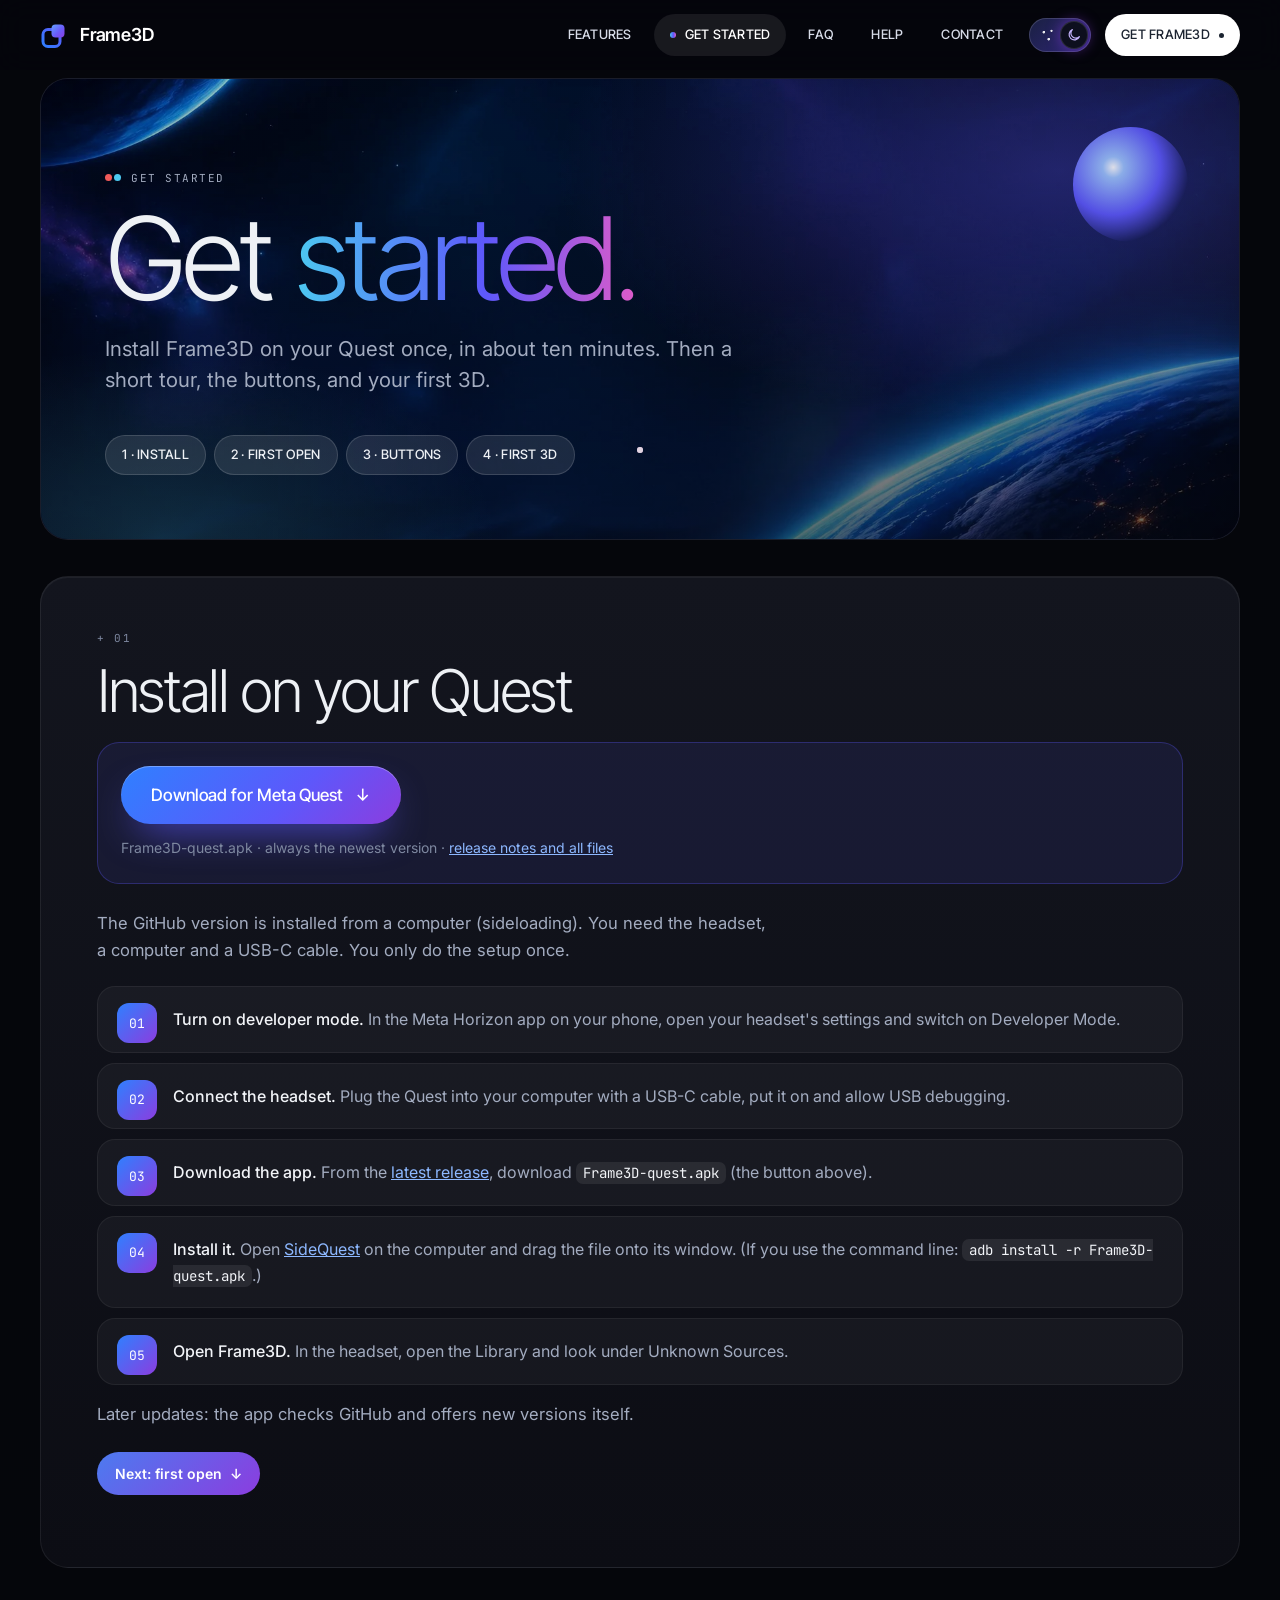
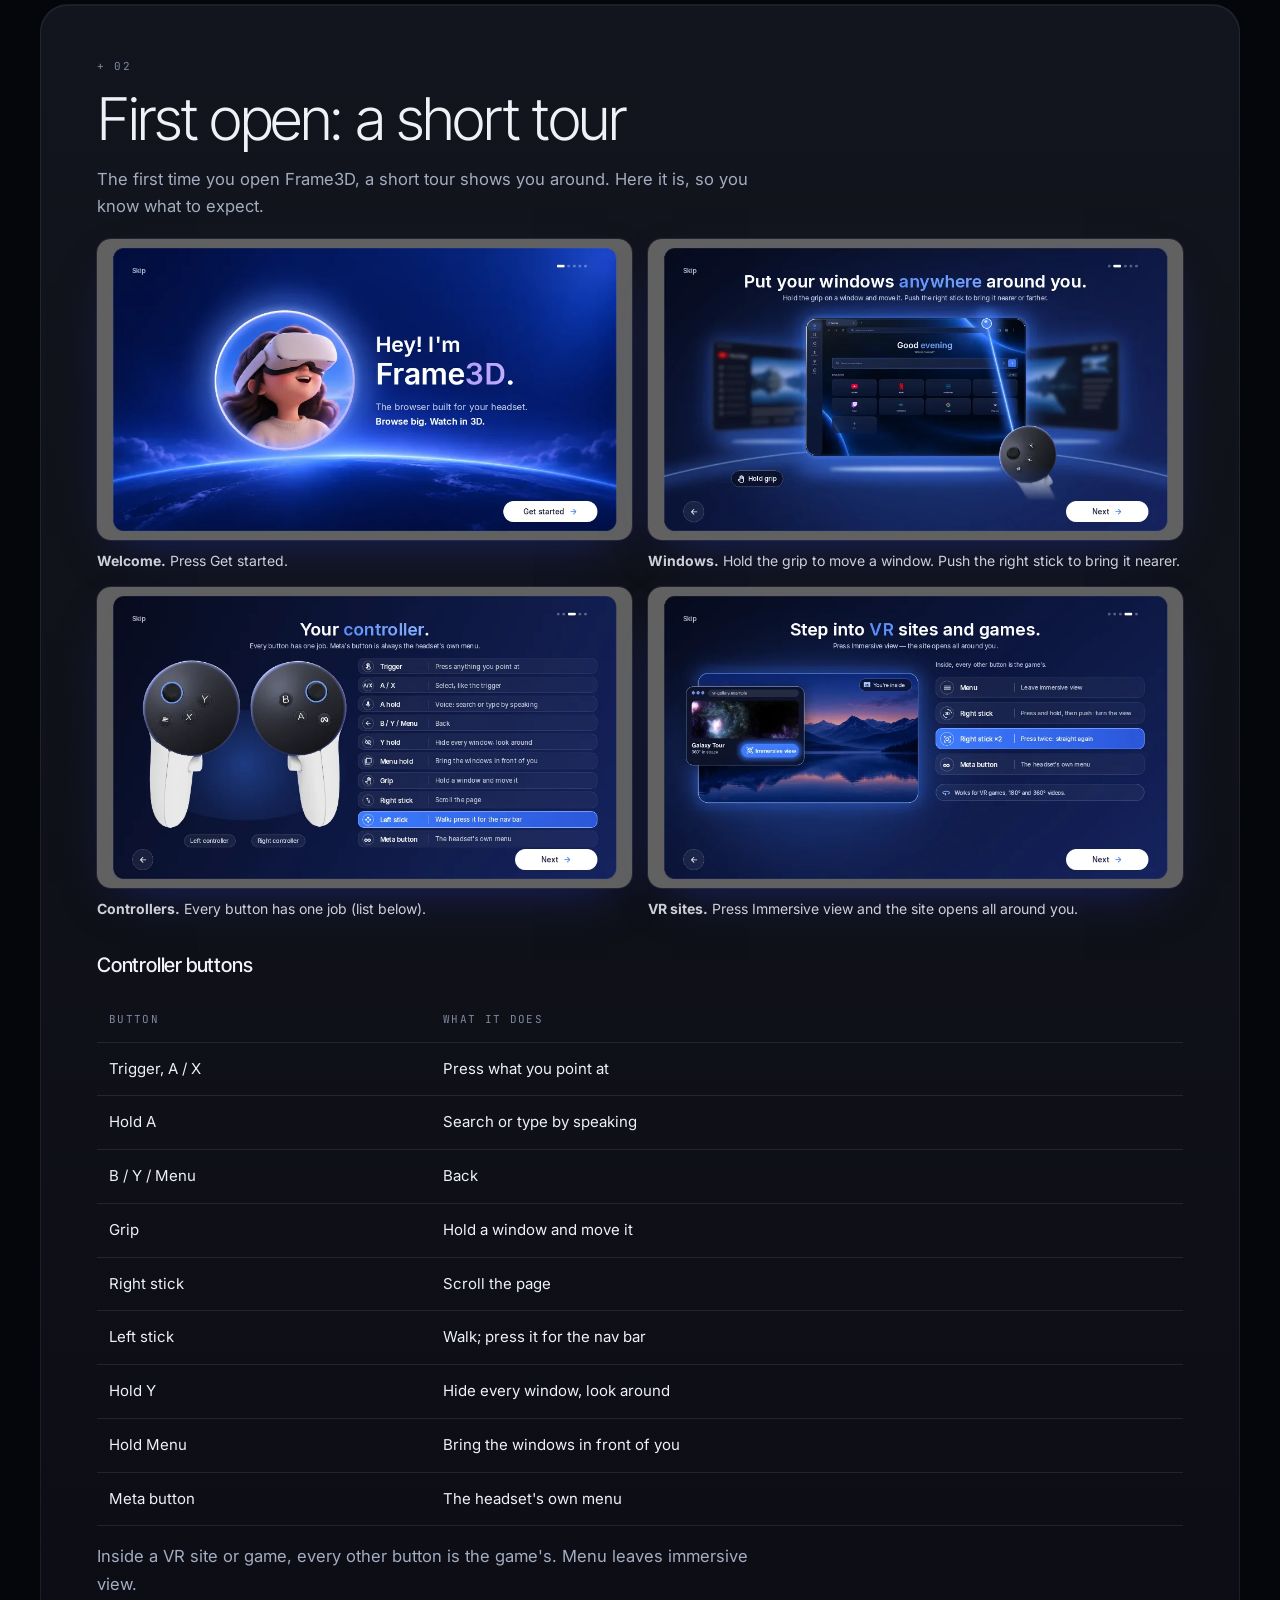
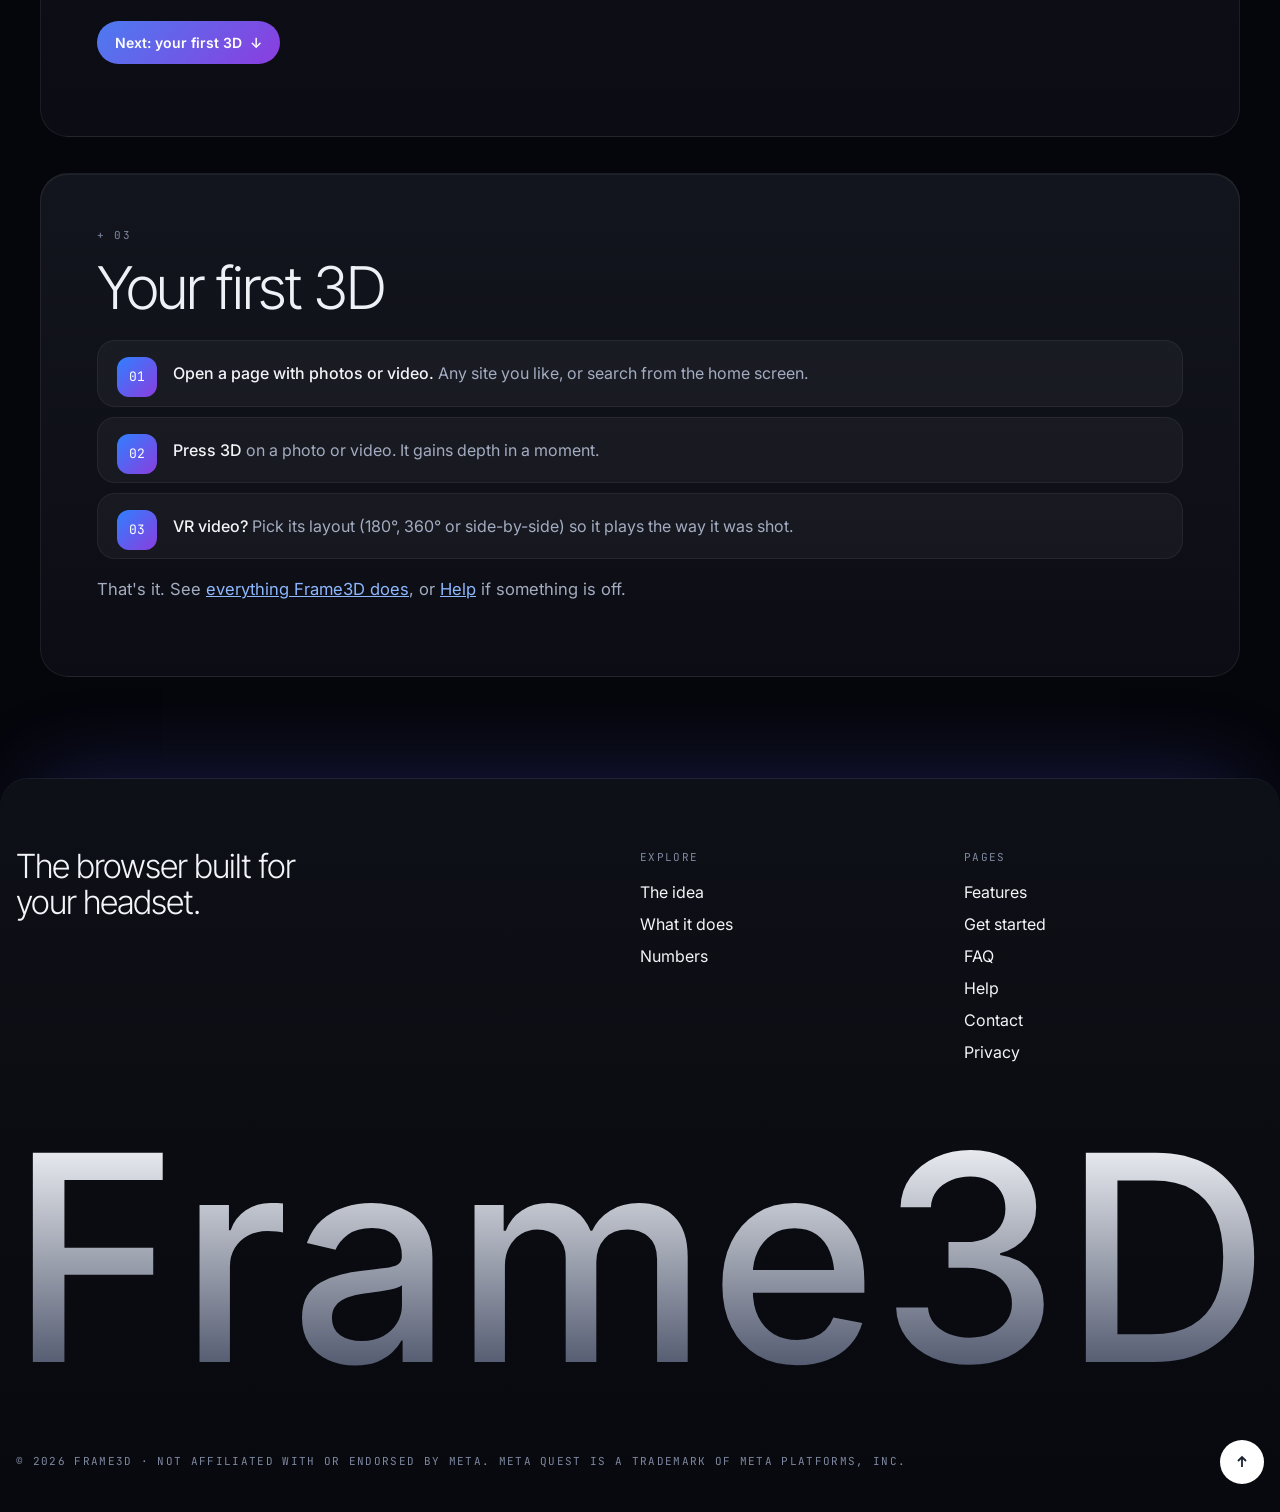
<file: start.html>
<!doctype html>
<html lang="en">
<head>
<meta charset="utf-8">
<meta name="viewport" content="width=device-width, initial-scale=1, viewport-fit=cover">
<title>Get started with Frame3D</title>
<meta name="description" content="Install Frame3D on Meta Quest, take the first-run tour, learn the buttons and try your first 3D.">
<link rel="canonical" href="https://subscriptions-dot.github.io/frame3d-website/start.html">
<meta property="og:type" content="website">
<meta property="og:site_name" content="Frame3D">
<meta property="og:title" content="Get started with Frame3D">
<meta property="og:description" content="Install Frame3D on Meta Quest, take the first-run tour, learn the buttons and try your first 3D.">
<meta property="og:url" content="https://subscriptions-dot.github.io/frame3d-website/start.html">
<meta property="og:image" content="https://subscriptions-dot.github.io/frame3d-website/og.png">
<meta property="og:image:width" content="1200">
<meta property="og:image:height" content="630">
<meta name="twitter:card" content="summary_large_image">
<meta name="theme-color" content="#070A18">
<link rel="icon" type="image/svg+xml" href="data:image/svg+xml,%3Csvg xmlns='http://www.w3.org/2000/svg' viewBox='0 0 120 120'%3E%3Crect x='12' y='38' width='68' height='68' rx='20' fill='none' stroke='%235D58FB' stroke-width='12'/%3E%3Crect x='46' y='18' width='52' height='52' rx='16' fill='%238B3DDF'/%3E%3C/svg%3E">
<link rel="preconnect" href="https://fonts.googleapis.com">
<link rel="preconnect" href="https://fonts.gstatic.com" crossorigin>
<link rel="stylesheet" href="https://fonts.googleapis.com/css2?family=Inter+Tight:wght@300;400;500&family=Inter:wght@400;500&family=JetBrains+Mono:wght@400&display=swap">
<link rel="stylesheet" href="css/pages.css?v=20261120182354">
</head>
<body>
<script>(function(){ var r = document.documentElement, t = null; r.classList.add('js'); try { t = localStorage.getItem('f3d-theme'); } catch (e){} if (t !== 'light') r.classList.add('dark'); })();   // dark unless the visitor chose light (same key as the home page)</script>

<div class="cursor" aria-hidden="true"><i class="eye r"></i><i class="eye c"></i></div>
<header class="top wrap" id="top">
  <a class="brand" href="index.html" aria-label="Frame3D home"><svg viewBox="0 0 120 120" aria-hidden="true"><defs><linearGradient id="l1" x1="0" y1="1" x2="1" y2="0"><stop offset="0" stop-color="#2F80FF"/><stop offset="1" stop-color="#5D58FB"/></linearGradient><linearGradient id="l2" x1="0" y1="0" x2="1" y2="1"><stop offset="0" stop-color="#63A2FF"/><stop offset=".55" stop-color="#6A5CFA"/><stop offset="1" stop-color="#8B3DDF"/></linearGradient></defs><rect x="12" y="38" width="68" height="68" rx="20" fill="none" stroke="url(#l1)" stroke-width="12"/><rect x="46" y="18" width="52" height="52" rx="16" fill="url(#l2)"/></svg>Frame3D</a>
  <nav class="nav" aria-label="Pages"><a href="features.html">Features</a><a href="start.html" aria-current="page">Get started</a><a href="faq.html">FAQ</a><a href="help.html">Help</a><a href="contact.html">Contact</a><button class="theme-sw" id="theme-btn" type="button" role="switch" aria-checked="true" aria-label="Dark mode"><span class="ts-k"><svg class="i-sun" viewBox="0 0 24 24" aria-hidden="true"><circle cx="12" cy="12" r="4.2" fill="none" stroke="currentColor" stroke-width="1.8"/><path d="M12 2.5v2.2M12 19.3v2.2M4.6 4.6l1.6 1.6M17.8 17.8l1.6 1.6M2.5 12h2.2M19.3 12h2.2M4.6 19.4l1.6-1.6M17.8 6.2l1.6-1.6" stroke="currentColor" stroke-width="1.8" stroke-linecap="round"/></svg><svg class="i-moon" viewBox="0 0 24 24" aria-hidden="true"><path d="M20 14.5A8 8 0 1 1 9.5 4a6.5 6.5 0 0 0 10.5 10.5z" fill="none" stroke="currentColor" stroke-width="1.8" stroke-linejoin="round"/></svg></span></button><a class="get" href="start.html">Get Frame3D</a></nav>
</header>
<main class="wrap">
  <section class="hero"><img class="hero-bg" src="assets/images/orbit_bg.webp" alt="" aria-hidden="true" decoding="async">
    <div class="kicker"><span class="eyes" aria-hidden="true"><i></i><i></i></span>Get started</div>
    <h1>Get <em>started.</em></h1>
    <p class="lead">Install Frame3D on your Quest once, in about ten minutes. Then a short tour, the buttons, and your first 3D.</p>
    <nav class="toc" aria-label="On this page"><a href="#install">1 · Install</a><a href="#first-steps">2 · First open</a><a href="#controls">3 · Buttons</a><a href="#try-3d">4 · First 3D</a></nav>
  </section>
  <section class="panel" id="install"><h2>Install on your Quest</h2>
    <div class="dl"><a class="btn-get" href="https://github.com/subscriptions-dot/frame3d-releases/releases/latest/download/Frame3D-quest.apk" download>Download for Meta Quest <span aria-hidden="true">↓</span></a>
      <p class="dl-note">Frame3D-quest.apk · always the newest version · <a href="https://github.com/subscriptions-dot/frame3d-releases/releases/latest" target="_blank" rel="noopener">release notes and all files</a></p></div>
    <p>The GitHub version is installed from a computer (sideloading). You need the headset, a computer and a USB-C cable. You only do the setup once.</p>
    <ol class="steps">
      <li><b>Turn on developer mode.</b> In the Meta Horizon app on your phone, open your headset's settings and switch on Developer Mode.</li>
      <li><b>Connect the headset.</b> Plug the Quest into your computer with a USB-C cable, put it on and allow USB debugging.</li>
      <li><b>Download the app.</b> From the <a href="https://github.com/subscriptions-dot/frame3d-releases/releases/latest" target="_blank" rel="noopener">latest release</a>, download <code>Frame3D-quest.apk</code> (the button above).</li>
      <li><b>Install it.</b> Open <a href="https://sidequestvr.com/setup-howto" target="_blank" rel="noopener">SideQuest</a> on the computer and drag the file onto its window. (If you use the command line: <code>adb install -r Frame3D-quest.apk</code>.)</li>
      <li><b>Open Frame3D.</b> In the headset, open the Library and look under Unknown Sources.</li>
    </ol>
    <p>Later updates: the app checks GitHub and offers new versions itself.</p>
    <p><a class="next" href="#first-steps">Next: first open <span aria-hidden="true">↓</span></a></p>
  </section>
  <section class="panel" id="first-steps"><h2>First open: a short tour</h2>
    <p>The first time you open Frame3D, a short tour shows you around. Here it is, so you know what to expect.</p>
    <div class="tour">
      <figure><img src="assets/images/tour_welcome.webp" width="960" height="540" alt="Frame3D welcome screen: Hey! I'm Frame3D. Browse big. Watch in 3D." loading="lazy" decoding="async"><figcaption><b>Welcome.</b> Press Get started.</figcaption></figure>
      <figure><img src="assets/images/tour_windows.webp" width="960" height="540" alt="Put your windows anywhere around you: hold the grip on a window and move it" loading="lazy" decoding="async"><figcaption><b>Windows.</b> Hold the grip to move a window. Push the right stick to bring it nearer.</figcaption></figure>
      <figure><img src="assets/images/tour_controller.webp" width="960" height="540" alt="Your controller: what each Quest controller button does" loading="lazy" decoding="async"><figcaption><b>Controllers.</b> Every button has one job (list below).</figcaption></figure>
      <figure><img src="assets/images/tour_vr.webp" width="960" height="540" alt="Step into VR sites and games: press Immersive view" loading="lazy" decoding="async"><figcaption><b>VR sites.</b> Press Immersive view and the site opens all around you.</figcaption></figure>
    </div>
    <h3 id="controls">Controller buttons</h3>
    <div class="tbl"><table>
      <tr><th>Button</th><th>What it does</th></tr>
      <tr><td>Trigger, A / X</td><td>Press what you point at</td></tr>
      <tr><td>Hold A</td><td>Search or type by speaking</td></tr>
      <tr><td>B / Y / Menu</td><td>Back</td></tr>
      <tr><td>Grip</td><td>Hold a window and move it</td></tr>
      <tr><td>Right stick</td><td>Scroll the page</td></tr>
      <tr><td>Left stick</td><td>Walk; press it for the nav bar</td></tr>
      <tr><td>Hold Y</td><td>Hide every window, look around</td></tr>
      <tr><td>Hold Menu</td><td>Bring the windows in front of you</td></tr>
      <tr><td>Meta button</td><td>The headset's own menu</td></tr>
    </table></div>
    <p>Inside a VR site or game, every other button is the game's. Menu leaves immersive view.</p>
    <p><a class="next" href="#try-3d">Next: your first 3D <span aria-hidden="true">↓</span></a></p>
  </section>
  <section class="panel" id="try-3d"><h2>Your first 3D</h2>
    <ol class="steps">
      <li><b>Open a page with photos or video.</b> Any site you like, or search from the home screen.</li>
      <li><b>Press 3D</b> on a photo or video. It gains depth in a moment.</li>
      <li><b>VR video?</b> Pick its layout (180°, 360° or side-by-side) so it plays the way it was shot.</li>
    </ol>
    <p>That's it. See <a href="features.html">everything Frame3D does</a>, or <a href="help.html">Help</a> if something is off.</p>
  </section>
</main>
<footer class="wrap" id="footer">
  <div class="f-grid">
    <div><p class="f-lead">The browser built for your headset.</p></div>
    <div><h4>Explore</h4><ul><li><a href="index.html#statement">The idea</a></li><li><a href="index.html#features">What it does</a></li><li><a href="index.html#numbers">Numbers</a></li></ul></div>
    <div><h4>Pages</h4><ul><li><a href="features.html">Features</a></li><li><a href="start.html">Get started</a></li><li><a href="faq.html">FAQ</a></li><li><a href="help.html">Help</a></li><li><a href="contact.html">Contact</a></li><li><a href="legal.html#privacy">Privacy</a></li></ul></div>
  </div>
  <div class="wordmark" id="wordmark" role="img" aria-label="Frame3D"><span class="l" style="--i:0" aria-hidden="true"><i>F</i><i>F</i></span><span class="l" style="--i:1" aria-hidden="true"><i>r</i><i>r</i></span><span class="l" style="--i:2" aria-hidden="true"><i>a</i><i>a</i></span><span class="l" style="--i:3" aria-hidden="true"><i>m</i><i>m</i></span><span class="l" style="--i:4" aria-hidden="true"><i>e</i><i>e</i></span><span class="l" style="--i:5" aria-hidden="true"><i>3</i><i>3</i></span><span class="l" style="--i:6" aria-hidden="true"><i>D</i><i>D</i></span></div>
  
  <div class="f-bottom"><span class="mono">© 2026 Frame3D · Not affiliated with or endorsed by Meta. Meta Quest is a trademark of Meta Platforms, Inc.</span><a class="to-top" href="#top" aria-label="Back to top"><svg viewBox="0 0 16 16" fill="none" stroke="currentColor" stroke-width="1.8" aria-hidden="true"><path d="M8 13V3M4 7l4-4 4 4"/></svg></a></div>
</footer>
<script>
(function(){
  const root = document.documentElement, reduce = matchMedia('(prefers-reduced-motion: reduce)').matches, fine = matchMedia('(hover: hover) and (pointer: fine)').matches;
  // header shadow once the page moves
  const top = document.getElementById('top'), onS = () => top.classList.toggle('scrolled', scrollY > 8);
  addEventListener('scroll', onS, {passive: true}); onS();

  // dark / light switch, remembered for the whole site
  const tb = document.getElementById('theme-btn'), syncTb = () => tb.setAttribute('aria-checked', root.classList.contains('dark'));
  syncTb(); tb.addEventListener('click', () => { const d = root.classList.toggle('dark'); try { localStorage.setItem('f3d-theme', d ? 'dark' : 'light'); } catch (e){} syncTb(); });

  // footer wordmark: fit to the row, and letters near the pointer rise in a soft wave (as on the home page)
  const wm = document.getElementById('wordmark'), wl = [...wm.children];
  const fit = () => { wm.style.fontSize = '18vw'; const need = wl.reduce((a, l) => a + l.getBoundingClientRect().width, 0), room = wm.clientWidth;
    if (need > 0) wm.style.fontSize = (parseFloat(getComputedStyle(wm).fontSize) * room / need * .94).toFixed(1) + 'px'; };
  let fw = innerWidth; addEventListener('resize', () => { if (innerWidth !== fw){ fw = innerWidth; fit(); } }); (document.fonts ? document.fonts.ready : Promise.resolve()).then(fit); fit();
  if (!reduce){
    let px = -1e4, on = false, raf = 0; const lift = wl.map(() => 0);
    const tick = () => { let moving = false;
      wl.forEach((l, i) => { const r = l.getBoundingClientRect(), d = Math.abs(px - (r.left + r.width / 2)) / r.width;
        const t = on ? -Math.max(0, 1 - d / 1.6) * r.height * .09 : 0; lift[i] += (t - lift[i]) * .12;
        if (Math.abs(t - lift[i]) > .1) moving = true; l.style.setProperty('--lift', lift[i].toFixed(2) + 'px'); });
      raf = moving || on ? requestAnimationFrame(tick) : 0; };
    wm.addEventListener('pointermove', e => { px = e.clientX; on = true; if (!raf) raf = requestAnimationFrame(tick); });
    wm.addEventListener('pointerleave', () => { on = false; if (!raf) raf = requestAnimationFrame(tick); });
  }

  // pointer: two-eye cursor with a trail, magnetic pills, cards that tilt toward the pointer, the hero stage turning
  if (fine && !reduce){
    root.classList.add('has-cursor');
    const cur = document.querySelector('.cursor'), er = cur.querySelector('.eye.r'), ec = cur.querySelector('.eye.c'), N = 10, trail = [];
    for (let i = 0; i < N; i++){ const d = document.createElement('i'); d.className = 'trail'; d.style.background = i % 2 ? 'var(--eye-c)' : 'var(--eye-r)'; d.style.opacity = (1 - i / N) * .5; document.body.appendChild(d); trail.push({el: d, x: 0, y: 0}); }
    const m = {x: innerWidth / 2, y: innerHeight / 2}, r = {x: m.x, y: m.y}, c = {x: m.x, y: m.y}; let lx = m.x, ly = m.y, last = performance.now();
    // eyes appear on the first move and hide when the pointer leaves the page (they never sit frozen mid-screen)
    const show = v => root.classList.toggle('cursor-on', v);
    addEventListener('pointermove', e => { m.x = e.clientX; m.y = e.clientY; if (!root.classList.contains('cursor-on')){ r.x = c.x = lx = m.x; r.y = c.y = ly = m.y; trail.forEach(t => { t.x = m.x; t.y = m.y; }); show(true); } }, {passive: true});
    document.documentElement.addEventListener('mouseleave', () => show(false)); addEventListener('blur', () => show(false));
    const loop = now => {
      const dt = Math.min(4, Math.max(0, (now - last) / 16.7)); last = now;   // the first rAF time can be earlier than performance.now(): never negative
      const k = x => 1 - Math.pow(1 - x, dt);
      const vx = m.x - lx, vy = m.y - ly; lx = m.x; ly = m.y; const big = cur.classList.contains('big'), sep = big ? 0 : Math.min(10, 3 + Math.hypot(vx, vy) * .25);
      r.x += (m.x - sep - r.x) * k(.32); r.y += (m.y - r.y) * k(.32); c.x += (m.x + sep - c.x) * k(.2); c.y += (m.y - c.y) * k(.2);
      er.style.transform = `translate3d(${r.x}px,${r.y}px,0)`; ec.style.transform = `translate3d(${c.x}px,${c.y}px,0)`;
      let px = (r.x + c.x) / 2, py = (r.y + c.y) / 2;
      trail.forEach(t => { t.x += (px - t.x) * k(.38); t.y += (py - t.y) * k(.38); px = t.x; py = t.y; t.el.style.transform = `translate3d(${t.x}px,${t.y}px,0)`; t.el.style.visibility = big ? 'hidden' : 'visible'; });
      requestAnimationFrame(loop);
    };
    requestAnimationFrame(loop);
    document.addEventListener('pointerover', e => cur.classList.toggle('big', !!e.target.closest('[data-cursor]')));   // as on the home page: only marked elements grow the ring

    document.querySelectorAll('.nav a, .btn-get, .btn-ghost, .cta a, nav.toc a, .to-top, .f-social a').forEach(b => {
      b.classList.add('mag');
      b.addEventListener('pointermove', e => { const q = b.getBoundingClientRect(); b.classList.add('on'); b.style.transform = `translate(${(e.clientX - q.left - q.width / 2) * .25}px, ${(e.clientY - q.top - q.height / 2) * .35}px)`; });
      b.addEventListener('pointerleave', () => { b.classList.remove('on'); b.style.transform = ''; });
    });
    document.querySelectorAll('.bento, .card, .review').forEach(el => {
      el.classList.add('tilt');
      el.addEventListener('pointermove', e => { const q = el.getBoundingClientRect(), x = (e.clientX - q.left) / q.width, y = (e.clientY - q.top) / q.height;
        el.classList.add('on'); el.style.transform = `perspective(1100px) rotateX(${(.5 - y) * 5}deg) rotateY(${(x - .5) * 6}deg)`;
        el.style.setProperty('--mx', (x * 100).toFixed(1) + '%'); el.style.setProperty('--my', (y * 100).toFixed(1) + '%'); });
      el.addEventListener('pointerleave', () => { el.classList.remove('on'); el.style.transform = ''; });
    });
    const stage = document.querySelector('.stage');
    if (stage) addEventListener('pointermove', e => { stage.style.setProperty('--px', (e.clientX / innerWidth * 2 - 1).toFixed(3)); stage.style.setProperty('--py', (e.clientY / innerHeight * 2 - 1).toFixed(3)); }, {passive: true});
  }

  // feature showcases: select on click / arrow keys, move on by themselves (progress bar, keeps running under the pointer),
  // pause only off screen; on phones the stage is a swipe carousel and the dots follow it
  const narrow = matchMedia('(max-width: 900px)');
  document.querySelectorAll('[data-show]').forEach(sh => {
    const tabs = [...sh.querySelectorAll('.sh-tab')], panes = [...sh.querySelectorAll('.sh-pane')], dots = [...sh.querySelectorAll('.sh-dots i')], stage = sh.querySelector('.sh-stage');
    let cur = 0;
    const set = (i, scroll) => { cur = (i + panes.length) % panes.length;
      tabs.forEach((t, k) => { t.setAttribute('aria-selected', k === cur ? 'true' : 'false'); t.tabIndex = k === cur ? 0 : -1; });
      panes.forEach((p, k) => p.classList.toggle('on', k === cur)); dots.forEach((d, k) => d.classList.toggle('on', k === cur));
      if (scroll && narrow.matches) stage.scrollTo({left: panes[cur].offsetLeft - (stage.clientWidth - panes[cur].clientWidth) / 2, behavior: 'smooth'}); };
    tabs.forEach((t, k) => { t.addEventListener('click', () => set(k)); t.addEventListener('keydown', e => { const d = e.key === 'ArrowDown' || e.key === 'ArrowRight' ? 1 : e.key === 'ArrowUp' || e.key === 'ArrowLeft' ? -1 : 0; if (d){ e.preventDefault(); set(cur + d); tabs[cur].focus(); } }); });
    dots.forEach((d, k) => d.addEventListener('click', () => set(k, true)));
    sh.addEventListener('animationend', e => { if (e.target.parentElement && e.target.parentElement.classList.contains('bar') && !narrow.matches) set(cur + 1); });
    if ('IntersectionObserver' in window) new IntersectionObserver(es => sh.classList.toggle('off', !es[0].isIntersecting), {threshold: .25}).observe(sh);
    let st = 0; stage.addEventListener('scroll', () => { if (!narrow.matches) return; clearTimeout(st); st = setTimeout(() => {
      const mid = stage.scrollLeft + stage.clientWidth / 2; let best = 0, bd = 1e9;
      panes.forEach((p, k) => { const d = Math.abs(p.offsetLeft + p.clientWidth / 2 - mid); if (d < bd){ bd = d; best = k; } }); if (best !== cur) set(best); }, 80); }, {passive: true});
  });

  // reveal blocks as they scroll in (skipped with reduced motion)
  const els = [...document.querySelectorAll('.fhero > :not(.fh-glow), .fsec-h, .show, .bento, .love, .hero > :not(.hero-bg), section.panel > h2, section.panel > p, section.panel > details, section.panel > ol, section.panel > ul, section.panel > .tbl, .card, .review, .cta')];
  if (reduce || !('IntersectionObserver' in window)) return;
  els.forEach(e => { e.classList.add('rv'); const sib = e.parentElement ? [...e.parentElement.children].filter(c => c.classList.contains('card') || c.classList.contains('review') || c.classList.contains('bento')) : []; const i = sib.indexOf(e); if (i > 0) e.style.setProperty('--d', i % 4); });
  [...document.querySelectorAll('.hero > .rv')].forEach((e, i) => e.style.setProperty('--d', i * 1.5));
  const io = new IntersectionObserver(es => es.forEach(x => { if (x.isIntersecting){ x.target.classList.add('in'); io.unobserve(x.target); } }), {rootMargin: '0px 0px -8% 0px'});
  els.forEach(e => io.observe(e));
})();
</script>
</body>
</html>
</file>
<file: css/pages.css>
/* Shared look for the reading pages (Features, FAQ, Help, Contact, Legal, 404).
   Same language as the home page: light ground, a dark orbit banner on top, Inter Tight display type with the
   cyan→violet→pink gradient word, mono kickers with the two "eye" dots, white rounded cards, pill buttons,
   a dark call-to-action and the white footer panel with the big wordmark. Single deliberate light look. */
:root{
  color-scheme: light;
  --ground:#EEF1F5; --ground-2:#E1E6EE; --paper:#FFFFFF; --ink:#1B2330; --ink-2:#596273; --ink-3:#646E82; --line:#DDE2EA;
  --blue:#2F7CF6; --g1:#2F80FF; --g2:#5D58FB; --g3:#8B3DDF; --cyan:#4CC9F0; --pink:#E05BC8; --eye-r:#F05A5A; --eye-c:#4CC9F0;
  --navy:#070A18; --night:#05060B; --on-night:#EEF1F5; --mute-night:#A3ACC0;
  --display:"Inter Tight", "Inter", system-ui, -apple-system, "Segoe UI", sans-serif;
  --body:"Inter", system-ui, -apple-system, "Segoe UI", sans-serif;
  --mono:"JetBrains Mono", ui-monospace, "SF Mono", Menlo, monospace;
  --e1:cubic-bezier(.35,0,0,1); --e2:cubic-bezier(.4,0,.1,1);
  --gut:max(16px, env(safe-area-inset-left, 0px)); --gut-r:max(16px, env(safe-area-inset-right, 0px));
  --grad:linear-gradient(90deg, var(--cyan), var(--g2) 55%, var(--pink));
}
*{box-sizing:border-box}
html, body{margin:0; background:var(--ground); color:var(--ink); overflow-x:clip}
body{font-family:var(--body); font-size:16px; line-height:1.65; -webkit-font-smoothing:antialiased; overflow-x:hidden}
a{color:var(--blue)}
:focus-visible{outline:2px solid var(--blue); outline-offset:3px; border-radius:6px}
.wrap{max-width:1280px; margin:0 auto; padding-left:calc(var(--gut) + clamp(0px, 2vw, 24px)); padding-right:calc(var(--gut-r) + clamp(0px, 2vw, 24px))}
.mono{font-family:var(--mono); font-size:11px; letter-spacing:.12em; text-transform:uppercase; line-height:1.4}
.eyes{display:inline-flex; gap:2px; vertical-align:middle} .eyes i{width:7px; height:7px; border-radius:50%; background:var(--eye-r); mix-blend-mode:multiply} .eyes i + i{background:var(--eye-c)}

/* header: brand left, page pills + dark "Get" pill right (as on the home page) */
.top{position:sticky; top:0; z-index:20; display:flex; justify-content:space-between; align-items:center; gap:16px;
  padding-top:calc(env(safe-area-inset-top,0px) + 14px); padding-bottom:14px; background:var(--ground); transition:box-shadow .4s var(--e1)}
.top.scrolled{box-shadow:0 10px 30px -22px rgba(7,10,24,.45)}
.brand{display:flex; align-items:center; gap:10px; color:var(--ink); text-decoration:none; font-family:var(--display); font-weight:600; font-size:18px; letter-spacing:-.01em; flex:none}
.brand svg{width:30px; height:30px}
.nav{display:flex; gap:6px; align-items:center}
.nav a{display:inline-flex; align-items:center; gap:9px; height:42px; padding:0 16px; border-radius:999px; font-family:var(--display); font-weight:500; font-size:13px; letter-spacing:.02em; text-transform:uppercase; color:var(--ink); text-decoration:none; transition:background .35s var(--e1), color .35s var(--e1)}
.nav a:hover{background:var(--paper)}
.nav a[aria-current="page"]{background:var(--paper)}
.nav a[aria-current="page"]::before{content:""; width:6px; height:6px; border-radius:50%; background:var(--grad)}
.nav a.get{background:var(--ink); color:var(--paper); margin-left:4px}
.nav a.get::after{content:""; width:5px; height:5px; border-radius:50%; background:currentColor; transition:transform .45s var(--e2)}
.nav a.get:hover{background:var(--g2)} .nav a.get:hover::after{transform:scale(1.8)}
@media (max-width:760px){
  .top{flex-wrap:wrap; row-gap:10px}
  .nav{order:3; width:100%; overflow-x:auto; margin:0 calc(-1 * var(--gut)); padding:0 var(--gut); scrollbar-width:none; width:calc(100% + 2 * var(--gut))}
  .nav::-webkit-scrollbar{display:none}
  .nav a{flex:none; height:38px; padding:0 14px; background:var(--paper)}
  .nav a.get{order:-1; margin-left:0}
}

/* banner: the home page's orbit sky, a dark rounded card */
.hero{position:relative; overflow:hidden; border-radius:28px; background:var(--navy); color:var(--on-night); margin-top:8px; padding:clamp(40px,7vw,96px) clamp(22px,5vw,72px) clamp(32px,5vw,64px); isolation:isolate}
.hero-bg{position:absolute; inset:0; width:100%; height:100%; object-fit:cover; z-index:-2; opacity:.9}
.hero::before{content:""; position:absolute; inset:0; z-index:-1; background:
  radial-gradient(60% 80% at 85% 20%, rgba(93,88,251,.35), transparent 70%),
  radial-gradient(40% 60% at 10% 100%, rgba(76,201,240,.18), transparent 70%),
  linear-gradient(180deg, rgba(5,6,11,.15), rgba(5,6,11,.55))}
.hero::after{content:""; position:absolute; right:clamp(18px,4vw,56px); top:clamp(18px,4vw,48px); width:clamp(70px,9vw,120px); aspect-ratio:1; border-radius:50%; z-index:-1;
  background:radial-gradient(circle at 35% 35%, #fff 0, #9ec5ff 10%, var(--g2) 45%, rgba(93,88,251,0) 72%); filter:blur(.5px); opacity:.85; animation:float 9s var(--e2) infinite alternate}
@keyframes float{to{transform:translate(-10px, 14px) scale(1.06)}}
.kicker{display:flex; align-items:center; gap:10px; font-family:var(--mono); font-size:11px; letter-spacing:.14em; text-transform:uppercase; color:var(--mute-night)}
.hero .eyes i{mix-blend-mode:normal}
h1{font-family:var(--display); font-weight:300; font-size:clamp(48px, 9vw, 128px); letter-spacing:-.05em; line-height:.92; margin:18px 0 22px; text-wrap:balance}
h1 em, .cta h2 em{font-style:normal; background:var(--grad); -webkit-background-clip:text; background-clip:text; color:transparent; padding-right:.04em}
.lead{font-size:clamp(17px,1.6vw,21px); line-height:1.55; color:var(--mute-night); max-width:52ch; margin:0}
.updated{font-family:var(--mono); font-size:12px; color:var(--ink-3); letter-spacing:.06em; text-transform:uppercase}
nav.toc{display:flex; gap:8px; flex-wrap:wrap; margin:clamp(26px,3vw,40px) 0 0}
nav.toc a{font-family:var(--display); font-weight:500; font-size:13px; letter-spacing:.02em; text-transform:uppercase; height:40px; display:inline-flex; align-items:center; padding:0 16px; border-radius:999px;
  background:rgba(255,255,255,.1); color:var(--on-night); text-decoration:none; border:1px solid rgba(255,255,255,.14); transition:background .35s var(--e1), color .35s var(--e1)}
nav.toc a:hover{background:var(--paper); color:var(--ink)}

/* sections: numbered like the home page ("+ 01"), big light headings */
main{counter-reset:sec}
section.panel{position:relative; background:var(--paper); border-radius:28px; padding:clamp(24px,4.5vw,56px); margin-top:clamp(22px,3vw,36px); counter-increment:sec; scroll-margin-top:90px}
section.panel > h2{font-family:var(--display); font-weight:300; font-size:clamp(32px,4.6vw,60px); letter-spacing:-.04em; line-height:1; margin:0 0 12px; text-wrap:balance}
section.panel > h2::before{content:"+ " counter(sec, decimal-leading-zero); display:block; font-family:var(--mono); font-weight:400; font-size:11px; letter-spacing:.14em; color:var(--ink-3); margin-bottom:18px}
section.panel > p{font-size:clamp(16px,1.3vw,18px)}
section.panel.open{background:transparent; padding-inline:0; padding-bottom:0}
h3{font-family:var(--display); font-weight:500; font-size:20px; letter-spacing:-.01em; margin:30px 0 6px; color:var(--ink)}
p, li{max-width:68ch; color:var(--ink-2)}
p b, li b{color:var(--ink); font-weight:500}
ul{padding-left:0; list-style:none}
ul li{position:relative; padding-left:22px; margin:6px 0}
ul li::before{content:""; position:absolute; left:2px; top:.62em; width:7px; height:7px; border-radius:50%; background:var(--grad)}
code{font-family:var(--mono); font-size:.88em; background:var(--ground); padding:2px 7px; border-radius:7px; color:var(--ink)}

/* feature grid: white cards with a gradient icon chip, lift on hover */
.grid{display:grid; grid-template-columns:repeat(2, minmax(0, 1fr)); gap:14px; margin-top:26px}
.grid.g3{grid-template-columns:repeat(3, minmax(0, 1fr))}
@media (max-width:760px){ .grid, .grid.g3{grid-template-columns:1fr} }
.card{position:relative; background:var(--paper); border-radius:22px; padding:clamp(22px,2.4vw,30px); display:grid; gap:10px; align-content:start; min-width:0; overflow:hidden;
  transition:transform .6s var(--e1), box-shadow .6s var(--e1)}
section.panel:not(.open) .card{background:var(--ground)}
.card::after{content:""; position:absolute; left:0; right:0; bottom:0; height:3px; background:var(--grad); transform:scaleX(0); transform-origin:left; transition:transform .7s var(--e1)}
@media (hover:hover){ .card:hover{transform:translateY(-4px); box-shadow:0 24px 50px -30px rgba(27,35,48,.45)} .card:hover::after{transform:scaleX(1)} }
.card .ic{width:46px; height:46px; border-radius:14px; display:grid; place-items:center; color:#fff; background:linear-gradient(135deg, var(--g1), var(--g3)); box-shadow:0 10px 22px -12px rgba(93,88,251,.8)}
.card .ic svg{width:22px; height:22px}
.card h3{margin:8px 0 0; font-size:clamp(19px,1.6vw,22px)}
.card p{margin:0; font-size:15px}
.tag{display:inline-flex; align-items:center; gap:8px; font-family:var(--mono); font-size:11px; letter-spacing:.1em; text-transform:uppercase; color:var(--ink-3); margin-top:10px}
.tag::before{content:"+"; color:var(--g2)}

/* FAQ / fixes: rows with a round plus that turns */
details{border-bottom:1px solid var(--line)}
details:first-of-type{border-top:1px solid var(--line)}
section.panel > details:first-child{border-top:0}
summary{list-style:none; cursor:pointer; padding:22px 60px 22px 0; position:relative; font-family:var(--display); font-weight:400; font-size:clamp(18px,1.7vw,23px); letter-spacing:-.015em; line-height:1.3; color:var(--ink); transition:color .3s}
summary::-webkit-details-marker{display:none}
summary:hover{color:var(--g2)}
summary::after{content:""; position:absolute; right:0; top:50%; width:38px; height:38px; margin-top:-19px; border-radius:50%; background-color:var(--ground);
  background-image:linear-gradient(currentColor,currentColor), linear-gradient(currentColor,currentColor); background-position:center; background-size:12px 1.5px, 1.5px 12px; background-repeat:no-repeat;
  color:var(--ink); transition:transform .5s var(--e1), background-color .4s var(--e1), color .4s}
details[open] summary::after{transform:rotate(135deg); background-color:var(--ink); color:var(--paper)}
details > div{padding:0 60px 22px 0}
details > div p{margin:0 0 10px}

/* steps: big gradient numbers */
ol.steps{list-style:none; padding:0; counter-reset:s; display:grid; gap:10px; margin-top:22px}
ol.steps li{counter-increment:s; position:relative; padding:20px 22px 20px 76px; background:var(--ground); border-radius:18px; max-width:none; margin:0}
ol.steps li::before{content:counter(s, decimal-leading-zero); position:absolute; left:20px; top:17px; width:40px; height:40px; border-radius:12px; background:linear-gradient(135deg, var(--g1), var(--g3)); color:#fff; display:grid; place-items:center; font-family:var(--mono); font-size:13px}

/* contact */
.contact{display:grid; grid-template-columns:repeat(auto-fill, minmax(240px,1fr)); gap:14px; margin-top:22px}
.contact .card a.big{font-family:var(--display); font-size:20px; color:var(--ink); text-decoration:none; word-break:break-all}
.copy{justify-self:start; font:inherit; font-size:12px; font-family:var(--display); font-weight:500; letter-spacing:.04em; text-transform:uppercase; border:0; border-radius:999px; height:36px; padding:0 16px; background:var(--ink); color:var(--paper); cursor:pointer; transition:background .3s}
.copy:hover{background:var(--g2)}
.placeholder{display:inline-block; font-family:var(--mono); font-size:11px; letter-spacing:.06em; text-transform:uppercase; color:#8A4B00; background:#FFF1D6; border-radius:6px; padding:2px 8px; vertical-align:middle}

/* reviews */
.reviews{display:grid; grid-template-columns:repeat(auto-fill, minmax(260px,1fr)); gap:14px; margin-top:22px}
.review{background:var(--ground); border-radius:22px; padding:24px; display:grid; gap:12px; border:1.5px dashed #C9CFDA}
.review q{font-family:var(--display); font-weight:300; font-size:21px; line-height:1.3; letter-spacing:-.01em; color:var(--ink); quotes:"“" "”"}
.review .who{font-size:14px; color:var(--ink-3)}
.stars{background:var(--grad); -webkit-background-clip:text; background-clip:text; color:transparent; letter-spacing:3px}

/* table */
table{width:100%; border-collapse:collapse; font-size:15px}
.tbl{overflow-x:auto; margin-top:14px}
th, td{text-align:left; padding:14px 12px; border-bottom:1px solid var(--line); vertical-align:top}
th{font-family:var(--mono); font-weight:400; font-size:11px; letter-spacing:.12em; text-transform:uppercase; color:var(--ink-3)}
tbody tr{transition:background .3s} tbody tr:hover{background:var(--ground)}

/* call to action: the dark sky again, gradient word, white pill */
.cta{position:relative; overflow:hidden; isolation:isolate; margin-top:clamp(22px,3vw,36px); border-radius:28px; padding:clamp(34px,6vw,80px) clamp(24px,5vw,72px); background:var(--navy); color:var(--on-night); display:flex; justify-content:space-between; align-items:flex-end; gap:24px; flex-wrap:wrap}
.cta .hero-bg{transform:scaleX(-1); opacity:.75}
.cta::before{content:""; position:absolute; inset:0; z-index:-1; background:radial-gradient(50% 90% at 0% 100%, rgba(93,88,251,.4), transparent 70%), linear-gradient(90deg, rgba(5,6,11,.6), rgba(5,6,11,.1))}
.cta h2{margin:0; font-family:var(--display); font-weight:300; font-size:clamp(34px,5.4vw,76px); letter-spacing:-.045em; line-height:.98; max-width:14ch}
.cta a{display:inline-flex; align-items:center; gap:12px; height:56px; padding:0 26px; border-radius:999px; background:#fff; color:#1B2330; text-decoration:none; font-family:var(--display); font-weight:500; text-transform:uppercase; letter-spacing:.02em; font-size:14px; transition:background .35s var(--e1), color .35s var(--e1)}
.cta a::after{content:""; width:6px; height:6px; border-radius:50%; background:var(--grad); transition:transform .45s var(--e2)}
.cta a:hover{background:var(--g2); color:#fff} .cta a:hover::after{transform:scale(1.8); background:#fff}


/* reveal on scroll (only with JS; the page is complete without it) */
.js .rv{opacity:0; transform:translateY(28px); transition:opacity .9s var(--e1), transform 1.1s var(--e1); transition-delay:calc(var(--d, 0) * 70ms)}
.js .rv.in{opacity:1; transform:none}
.js .hero .rv{transition-duration:1.1s, 1.3s}
@media (prefers-reduced-motion: reduce){
  .js .rv{opacity:1; transform:none; transition:none}
  .hero::after{animation:none}
  .card, .card::after{transition:none}
}

/* phones: answers use the full width; the banner planet sits in the corner, behind the text */
@media (max-width:640px){
  details > div{padding-right:0}
  summary{padding-right:52px}
  .hero::after{width:64px; right:14px; top:14px; opacity:.6}
}

.review{border:0; background:var(--paper)}

/* =====================================================================================================
   DARK PAGE (Features): night background, soft violet/blue glows, "bento" cards that each show their
   feature with a small live demo built from the site's own pictures. html.dark is set by the page.
   ===================================================================================================== */
.dark, .dark body{background:#05060B; color:var(--on-night)}
.dark ::selection{background:rgba(93,88,251,.5)}
.dark .top{background:rgba(5,6,11,.82); -webkit-backdrop-filter:saturate(1.4) blur(14px); backdrop-filter:saturate(1.4) blur(14px)}
.dark .top.scrolled{box-shadow:0 1px 0 rgba(255,255,255,.07)}
.dark .brand{color:#fff}
.dark .nav a{color:#D7DCE8}
.dark .nav a:hover, .dark .nav a[aria-current="page"]{background:rgba(255,255,255,.08); color:#fff}
.dark .nav a.get{background:#fff; color:#1B2330} .dark .nav a.get:hover{background:var(--g2); color:#fff}
@media (max-width:760px){ .dark .nav a{background:rgba(255,255,255,.06)} .dark .nav a.get{background:#fff} }
.dark .cta{border:1px solid rgba(255,255,255,.08)}

/* hero: centred headline, two buttons, a stage of three floating browser windows */
.fhero{position:relative; text-align:center; padding:clamp(56px,9vw,120px) 0 0; isolation:isolate}
.fh-glow{position:absolute; left:50%; top:-12%; width:100vw; translate:-50% 0; height:130%; -webkit-mask-image:radial-gradient(closest-side, #000 55%, transparent); mask-image:radial-gradient(closest-side, #000 55%, transparent); z-index:-1; pointer-events:none;
  background:radial-gradient(40% 35% at 30% 45%, rgba(93,88,251,.38), transparent 70%), radial-gradient(35% 30% at 72% 38%, rgba(224,91,200,.22), transparent 70%), radial-gradient(30% 30% at 55% 75%, rgba(47,128,255,.28), transparent 70%);
  filter:blur(10px); animation:glow 14s ease-in-out infinite alternate}
@keyframes glow{to{transform:translate3d(3%, -2%, 0) scale(1.08)}}
.fhero .kicker{justify-content:center; color:#AAB3C7}
.fhero h1{font-size:clamp(64px, 12vw, 176px); margin:18px 0 22px}
.fhero .lead{margin:0 auto; color:#AAB3C7; max-width:46ch}
.fh-cta{display:flex; gap:12px; justify-content:center; flex-wrap:wrap; margin-top:34px}
.btn-get, .btn-ghost{display:inline-flex; align-items:center; gap:12px; height:60px; padding:0 30px; border-radius:999px; font-family:var(--display); font-weight:500; font-size:17px; letter-spacing:-.005em; text-decoration:none; transition:transform .5s var(--e1), box-shadow .5s var(--e1), background .4s}
.btn-get{color:#fff; background:linear-gradient(135deg, var(--g1), var(--g2) 60%, var(--g3)); box-shadow:0 18px 40px -16px rgba(93,88,251,.9), inset 0 1px 0 rgba(255,255,255,.3)}
.btn-get:hover{transform:translateY(-2px); box-shadow:0 26px 50px -16px rgba(93,88,251,1), inset 0 1px 0 rgba(255,255,255,.3)}
.btn-get span{transition:transform .5s var(--e2)} .btn-get:hover span{transform:translateX(4px)}
.btn-ghost{color:#fff; background:rgba(255,255,255,.06); border:1px solid rgba(255,255,255,.12)} .btn-ghost:hover{background:rgba(255,255,255,.12)}
.fhero nav.toc{justify-content:center; margin-top:clamp(36px,5vw,56px)}

/* browser window mock-up (used in the hero and the cards) */
.bw{border-radius:16px; overflow:hidden; background:#0F1118; border:1px solid rgba(255,255,255,.1); box-shadow:0 40px 80px -30px rgba(0,0,0,.9)}
.bw-bar{display:flex; align-items:center; gap:6px; padding:8px 10px; background:#171A24; border-bottom:1px solid rgba(255,255,255,.06)}
.bw-bar i{width:24px; height:24px; border-radius:50%; display:grid; place-items:center; color:#C3C9D8; background:rgba(255,255,255,.06); flex:none}
.bw-bar i svg{width:12px; height:12px}
.bw-bar i:last-child{margin-left:auto}
.bw-url{flex:1; min-width:0; max-width:60%; margin:0 auto; display:flex; align-items:center; justify-content:center; gap:7px; height:26px; padding:0 12px; border-radius:999px; background:rgba(255,255,255,.07); color:#E4E8F2; font-size:12px; white-space:nowrap; overflow:hidden; text-overflow:ellipsis}
.bw-url b{width:10px; height:10px; border-radius:50%; background:linear-gradient(135deg, var(--g1), var(--g3)); flex:none}
.bw-body{position:relative; aspect-ratio:16 / 10; overflow:hidden; background:#0B0C12}
.bw-body > img{position:absolute; inset:0; width:100%; height:100%; object-fit:cover}

.stage{position:relative; margin:clamp(48px,7vw,90px) auto 0; max-width:1100px; perspective:1600px; height:clamp(240px, 46vw, 600px)}
.st-main{position:absolute; left:50%; top:0; width:min(78%, 860px); translate:-50% 0; z-index:2; animation:bob 8s ease-in-out infinite}
.st-main .bw, .st-main .v-home{box-shadow:0 60px 120px -40px rgba(93,88,251,.55), 0 30px 60px -30px rgba(0,0,0,.9), 0 0 0 1px rgba(255,255,255,.1)}
.st-side{position:absolute; top:12%; width:min(34%, 380px); z-index:1; opacity:.8}
.st-side.l{left:0; transform:rotateY(28deg) translateZ(-120px); animation:bobL 9s ease-in-out infinite}
.st-side.r{right:0; transform:rotateY(-28deg) translateZ(-120px); animation:bobR 10s ease-in-out infinite}
@keyframes bob{50%{translate:-50% -10px}}
@keyframes bobL{50%{transform:rotateY(24deg) translateZ(-120px) translateY(12px)}}
@keyframes bobR{50%{transform:rotateY(-24deg) translateZ(-120px) translateY(-12px)}}
.chip-3d{position:absolute; right:16px; top:16px; height:34px; padding:0 14px; border-radius:999px; display:grid; place-items:center; font-family:var(--display); font-weight:600; font-size:14px; color:#fff;
  background:linear-gradient(135deg, var(--g1), var(--g3)); box-shadow:0 0 0 0 rgba(93,88,251,.7); animation:ping 2.6s var(--e2) infinite}
@keyframes ping{0%{box-shadow:0 0 0 0 rgba(93,88,251,.7)} 70%, 100%{box-shadow:0 0 0 16px rgba(93,88,251,0)}}
@media (max-width:640px){ .st-side{display:none} .st-main{width:100%} .stage{height:auto; aspect-ratio:16 / 11.4} }

/* sections */
.fsec{margin-top:clamp(90px, 12vw, 170px); scroll-margin-top:80px}
.fsec-h{text-align:center; max-width:820px; margin:0 auto clamp(30px,4vw,56px)}
.fsec-h .mono{color:#7E88A0}
.fsec-h h2{font-family:var(--display); font-weight:300; font-size:clamp(44px, 7vw, 96px); letter-spacing:-.05em; line-height:.95; margin:14px 0 16px; color:#fff; text-wrap:balance}
.fsec-h h2 em{font-style:normal; background:var(--grad); -webkit-background-clip:text; background-clip:text; color:transparent; padding-right:.04em}
.fsec-h p{margin:0 auto; color:#99A2B6; font-size:clamp(16px,1.4vw,19px); max-width:52ch}

/* bento grid for the sections with few, wide demos (6 columns: cards span 3 by default) */
.bento-grid{display:grid; grid-template-columns:repeat(6, minmax(0,1fr)); gap:16px}
.bento{grid-column:span 3; position:relative; display:flex; flex-direction:column; gap:22px; min-height:440px; padding:clamp(24px,2.8vw,36px); border-radius:30px; overflow:hidden; isolation:isolate;
  background:linear-gradient(180deg, #13151E, #0B0C12); border:1px solid rgba(255,255,255,.08); box-shadow:inset 0 1px 0 rgba(255,255,255,.06)}
.bento::before{content:""; position:absolute; inset:-1px; z-index:-1; border-radius:inherit; opacity:0; transition:opacity .8s var(--e1);
  background:radial-gradient(60% 50% at var(--mx, 50%) var(--my, 0%), rgba(93,88,251,.22), transparent 70%)}
.bento:hover::before{opacity:1}
.bento.w2{grid-column:span 2} .bento.w4{grid-column:span 4} .bento.w6{grid-column:span 6} .bento.w3{grid-column:span 3}
.b-t{margin:0; max-width:34ch; font-family:var(--display); font-weight:500; font-size:clamp(20px, 1.8vw, 26px); line-height:1.25; letter-spacing:-.015em; color:#7E88A0}
.b-t b{color:#fff; font-weight:500}
.b-vis{position:relative; flex:1; min-height:220px; display:grid; place-items:center}
.b-vis img{display:block}
.b-vis:has(.kb){display:flex; flex-direction:column; gap:16px; justify-content:center; align-items:center}
@media (max-width:900px){ .bento, .bento.w2, .bento.w3, .bento.w4, .bento.w6{grid-column:span 6} .bento{min-height:0} }

/* ---------- showcase: features listed on the left, one stage on the right, moving on by itself ---------- */
.show{display:grid; grid-template-columns:minmax(0, .82fr) minmax(0, 1.35fr); gap:clamp(20px, 3.4vw, 56px); align-items:center}
.sh-list{display:grid; gap:4px}
.sh-tab{position:relative; display:block; width:100%; text-align:left; font:inherit; color:inherit; background:none; border:0; border-radius:22px; padding:18px 22px 22px; cursor:pointer; transition:background .45s var(--e1)}
.sh-tab b{display:block; font-family:var(--display); font-weight:500; font-size:clamp(19px, 1.65vw, 25px); letter-spacing:-.018em; line-height:1.2; color:var(--ink-3); transition:color .45s var(--e1)}
.sh-tab span{display:block; max-height:0; overflow:hidden; opacity:0; margin-top:0; color:var(--ink-2); font-size:15.5px; line-height:1.55; transition:max-height .6s var(--e1), opacity .45s, margin-top .6s var(--e1)}
.sh-tab:hover b{color:var(--ink-2)}
.sh-tab[aria-selected="true"]{background:color-mix(in srgb, var(--ink) 5%, transparent)}
.sh-tab[aria-selected="true"] b{color:var(--ink)}
.sh-tab[aria-selected="true"] span{max-height:9em; opacity:1; margin-top:8px}
.sh-tab .bar{position:absolute; left:22px; right:22px; bottom:10px; height:2px; border-radius:2px; overflow:hidden; background:color-mix(in srgb, var(--ink) 10%, transparent); opacity:0; transition:opacity .4s}
.sh-tab .bar i{position:absolute; inset:0; background:var(--grad); transform:scaleX(0); transform-origin:left}
.sh-tab[aria-selected="true"] .bar{opacity:1}
.sh-tab[aria-selected="true"] .bar i{animation:shbar 4s linear forwards}
.show.off .bar i{animation-play-state:paused}
@keyframes shbar{to{transform:scaleX(1)}}
.sh-stage{position:relative; aspect-ratio:16 / 11.6; border-radius:32px; overflow:hidden; isolation:isolate;
  background:radial-gradient(70% 60% at 50% 0%, rgba(93,88,251,.16), transparent 70%), linear-gradient(180deg, #13151E, #0A0B11); border:1px solid rgba(255,255,255,.08); box-shadow:0 50px 100px -50px rgba(93,88,251,.45), inset 0 1px 0 rgba(255,255,255,.06)}
.sh-pane{position:absolute; inset:0; display:grid; place-items:center; padding:clamp(22px, 3.4vw, 48px); opacity:0; visibility:hidden; transform:translateX(40px) scale(.985);
  transition:opacity .55s var(--e1), transform .9s var(--e1), visibility 0s linear .9s}
.sh-pane.on{opacity:1; visibility:visible; transform:none; transition-delay:0s}
.sh-pane:not(.on) *, .sh-pane:not(.on) *::before, .sh-pane:not(.on) *::after{animation-play-state:paused !important}
.sh-cap{display:none}
.sh-vis{position:relative; width:100%; height:100%; display:grid; place-items:center}
.sh-vis img{display:block}
.sh-dots{display:none}
@media (max-width:900px){
  .show{display:block}
  .sh-list{display:none}
  .sh-stage{aspect-ratio:auto; display:flex; gap:12px; overflow-x:auto; scroll-snap-type:x mandatory; background:none; border:0; box-shadow:none; border-radius:0; overflow-y:visible;
    margin:0 calc(-1 * var(--gut)); padding:4px var(--gut) 8px; scrollbar-width:none}
  .sh-stage::-webkit-scrollbar{display:none}
  .sh-pane{position:relative; inset:auto; flex:0 0 88%; scroll-snap-align:center; opacity:1; visibility:visible; transform:none; display:flex; flex-direction:column; gap:20px; place-items:initial; padding:22px;
    border-radius:26px; background:linear-gradient(180deg, #13151E, #0A0B11); border:1px solid rgba(255,255,255,.08)}
  .sh-cap{display:block; margin:0; font-family:var(--display); font-weight:500; font-size:19px; line-height:1.3; letter-spacing:-.01em; color:#7E88A0}
  .sh-cap b{color:#fff; font-weight:500}
  .sh-vis{height:auto; flex:1}
  .sh-dots{display:flex; gap:6px; justify-content:center; margin-top:14px}
  .sh-dots i{width:7px; height:7px; border-radius:999px; background:color-mix(in srgb, var(--ink) 25%, transparent); cursor:pointer; transition:width .4s var(--e1), background .4s}
  .sh-dots i.on{width:24px; background:var(--grad)}
}

.chip{position:absolute; top:12px; height:26px; padding:0 10px; border-radius:999px; display:grid; place-items:center; font-family:var(--mono); font-size:10px; letter-spacing:.1em; text-transform:uppercase; color:#fff; background:rgba(5,6,11,.6); border:1px solid rgba(255,255,255,.18)}
.chip.l{left:12px} .chip.r{right:12px}

/* depth: the photo with a depth-map half sliding across */
.v-depth{position:relative; width:100%; aspect-ratio:16 / 10; border-radius:18px; overflow:hidden; --x:50%}
.v-depth img{position:absolute; inset:0; width:100%; height:100%; object-fit:cover}
.v-map{position:absolute; inset:0; clip-path:inset(0 0 0 var(--x)); }
.v-map img{filter:grayscale(1) contrast(1.9) brightness(1.15) blur(1.5px)}
.v-map::after{content:""; position:absolute; inset:0; background:linear-gradient(0deg, rgba(255,255,255,.55), rgba(0,0,0,.7)); mix-blend-mode:multiply}
.v-split{position:absolute; top:0; bottom:0; left:var(--x); width:2px; background:#fff; box-shadow:0 0 18px rgba(76,201,240,.9)}
@property --x{syntax:"<percentage>"; inherits:true; initial-value:50%}
.v-depth{animation:sweepX 6s var(--e2) infinite alternate}
@keyframes sweepX{from{--x:22%} to{--x:78%}}

/* media gallery */
.v-gallery{width:100%}
.v-gallery .mono{color:#7E88A0; display:block; margin-bottom:12px}
.v-gallery .g{display:grid; grid-template-columns:repeat(3, 1fr); gap:8px}
.v-gallery figure{position:relative; margin:0; aspect-ratio:16 / 11; border-radius:12px; overflow:hidden}
.v-gallery img{width:100%; height:100%; object-fit:cover; transition:transform .8s var(--e1)}
.sh-pane.on .v-gallery img{animation:none}
.v-gallery figure i{position:absolute; left:8px; right:8px; bottom:8px; height:3px; border-radius:3px; background:rgba(255,255,255,.3); overflow:hidden}
.v-gallery figure i::after{content:""; position:absolute; inset:0; background:var(--grad); transform-origin:left; animation:prog 7s linear infinite}
@keyframes prog{from{transform:scaleX(0)} to{transform:scaleX(1)}}

/* multi-window: three windows fanned in depth */
.v-windows{position:relative; width:100%; height:260px; perspective:1000px}
.v-windows .bw{position:absolute; width:54%; top:50%; left:50%}
.v-windows .bw-body{aspect-ratio:16 / 10}
.v-windows .w1{transform:translate(-88%, -58%) rotateY(22deg) scale(.86); opacity:.75; animation:w1 9s ease-in-out infinite}
.v-windows .w3{transform:translate(-12%, -42%) rotateY(-22deg) scale(.86); opacity:.75; animation:w3 10s ease-in-out infinite}
.v-windows .w2{transform:translate(-50%, -50%); z-index:2; animation:w2 8s ease-in-out infinite}
@keyframes w1{50%{transform:translate(-92%, -62%) rotateY(18deg) scale(.86)}}
@keyframes w3{50%{transform:translate(-8%, -38%) rotateY(-18deg) scale(.86)}}
@keyframes w2{50%{transform:translate(-50%, -54%)}}

/* userscript code */
.v-code{width:100%; margin:0; padding:22px 24px; border-radius:18px; background:#0A0B10; border:1px solid rgba(255,255,255,.08); font-family:var(--mono); font-size:clamp(12px, 1.1vw, 14px); line-height:1.75; color:#E4E8F2; overflow:hidden; white-space:pre}
.v-code code{background:none; padding:0; border-radius:0; font-size:inherit; color:inherit}
.v-code .cm{color:#6B7590} .v-code .kw{color:#C792EA} .v-code .pr{color:#4CC9F0} .v-code .st{color:#F5A97F}
.caret{display:inline-block; width:8px; height:1.1em; vertical-align:-.2em; margin-left:2px; background:var(--g2); animation:blink 1s steps(1) infinite}
@keyframes blink{50%{opacity:0}}

/* ad blocker: adverts fade and strike out while the toggle is on */
.sh-vis:has(.v-block){display:flex; flex-direction:column; gap:14px; justify-content:center}
.v-block{width:100%}
.v-block .bw-body{aspect-ratio:auto; padding:16px; background:#F3F5F9}
.v-ads{display:grid; gap:8px}
.v-ads .ln{display:block; height:8px; border-radius:6px; background:#D6DBE5}
.v-ads .w9{width:90%} .v-ads .w8{width:80%} .v-ads .w7{width:70%} .v-ads .w6{width:60%}
.v-ads .ad{position:relative; height:42px; border-radius:10px; display:grid; place-items:center; font-family:var(--mono); font-size:11px; letter-spacing:.14em; color:#8A4B00; background:#FFE7B8; animation:adout 5s var(--e2) infinite}
.v-ads .ad.b{animation-delay:.3s}
.v-ads .ad::after{content:""; position:absolute; left:10%; right:10%; top:50%; height:2px; background:#F05A5A; transform:scaleX(0); animation:strike 5s var(--e2) infinite; animation-delay:inherit}
@keyframes adout{0%, 35%{opacity:1} 50%, 90%{opacity:.16} 100%{opacity:1}}   /* opacity only: a height change here shook the whole page */
@keyframes strike{0%, 20%{transform:scaleX(0)} 35%{transform:scaleX(1)} 100%{transform:scaleX(1)}}
.v-toggle{display:flex; align-items:center; justify-content:space-between; width:100%; height:52px; padding:0 18px; border-radius:16px; background:rgba(255,255,255,.05); border:1px solid rgba(255,255,255,.08); font-family:var(--display); font-weight:500; color:#fff}
.v-toggle i{width:46px; height:26px; border-radius:999px; background:linear-gradient(135deg, var(--g1), var(--g3)); position:relative}
.v-toggle i::after{content:""; position:absolute; right:3px; top:3px; width:20px; height:20px; border-radius:50%; background:#fff}

/* spaces: lounge and aurora cross-fade with their tabs */
.v-spaces{position:relative; width:100%; aspect-ratio:16 / 8; border-radius:20px; overflow:hidden}
.v-spaces img{position:absolute; inset:0; width:100%; height:100%; object-fit:cover; transform:scale(1.05); animation:kb 16s ease-in-out infinite alternate}
.v-spaces .s2{animation:kb 16s ease-in-out infinite alternate, fadeS 10s ease-in-out infinite}
@keyframes kb{to{transform:scale(1.14) translate(-2%, -1%)}}
@keyframes fadeS{0%, 40%{opacity:0} 50%, 90%{opacity:1} 100%{opacity:0}}
.v-tabs{position:absolute; left:50%; bottom:16px; translate:-50% 0; display:flex; gap:4px; padding:4px; border-radius:999px; background:rgba(5,6,11,.6); border:1px solid rgba(255,255,255,.14)}
.v-tabs span{height:34px; padding:0 16px; display:grid; place-items:center; border-radius:999px; font-family:var(--display); font-weight:500; font-size:14px; color:#fff}
.v-tabs .a{animation:tabA 10s ease-in-out infinite} .v-tabs .b{animation:tabB 10s ease-in-out infinite}
@keyframes tabA{0%, 40%, 100%{background:rgba(255,255,255,.18)} 50%, 90%{background:transparent}}
@keyframes tabB{0%, 40%, 100%{background:transparent} 50%, 90%{background:rgba(255,255,255,.18)}}

/* colour wheel with a knob going round */
.v-wheel{display:grid; justify-items:center; gap:18px}
.wheel{position:relative; width:min(200px, 52vw); aspect-ratio:1; border-radius:50%; background:conic-gradient(#F05A5A, #FFD166, #4CC9F0, #2F80FF, #8B3DDF, #E05BC8, #F05A5A); animation:spin 14s linear infinite}
.wheel::after{content:""; position:absolute; inset:28%; border-radius:50%; background:#0F1118; box-shadow:inset 0 0 0 1px rgba(255,255,255,.08)}
.knob{position:absolute; left:50%; top:6%; width:24px; height:24px; margin-left:-12px; border-radius:50%; background:#fff; box-shadow:0 0 0 4px rgba(5,6,11,.5), 0 6px 14px rgba(0,0,0,.5); z-index:1}
@keyframes spin{to{transform:rotate(360deg)}}
.v-wheel .sw{display:flex; gap:8px} .v-wheel .sw i{width:26px; height:26px; border-radius:50%; border:2px solid rgba(255,255,255,.2)}
.v-wheel .sw i:nth-child(1){background:#5D58FB} .v-wheel .sw i:nth-child(2){background:#4CC9F0} .v-wheel .sw i:nth-child(3){background:#F05A5A} .v-wheel .sw i:nth-child(4){background:#FFD166} .v-wheel .sw i:nth-child(5){background:#EEF1F5}

/* voice: live waveform and the words it heard */
.v-voice{width:100%; display:grid; gap:20px; justify-items:center}
.wave{display:flex; align-items:center; gap:4px; height:90px}
.wave i{width:5px; border-radius:4px; background:linear-gradient(180deg, var(--cyan), var(--g3)); height:100%; transform:scaleY(.2); animation:wv 1.2s ease-in-out infinite; animation-delay:calc(var(--i) * -73ms)}
.wave i:nth-child(3n){animation-duration:.9s} .wave i:nth-child(4n){animation-duration:1.5s}
@keyframes wv{50%{transform:scaleY(1)}}
.bubble{display:flex; align-items:center; gap:12px; padding:14px 20px; border-radius:18px 18px 18px 6px; background:rgba(255,255,255,.07); border:1px solid rgba(255,255,255,.1); font-family:var(--display); font-size:clamp(17px, 1.6vw, 21px); color:#fff}
.bubble .mono{color:#8A94A8}

/* keyboard: the shortcut keys glow in turn */
.sh-vis:has(.kb){display:flex; flex-direction:column; gap:16px; justify-content:center; align-items:center}
.kb{display:grid; gap:6px; width:min(780px, 100%); padding:16px; border-radius:20px; background:#0C0D13; border:1px solid rgba(255,255,255,.1); box-shadow:0 0 0 1px rgba(93,88,251,.0), 0 0 40px -10px rgba(93,88,251,.5)}
.kr{display:flex; gap:6px}
.k{flex:1; min-width:0; height:clamp(28px, 4vw, 46px); border-radius:8px; display:grid; place-items:center; font-family:var(--body); font-size:clamp(9px, 1vw, 12px); color:#AAB3C7; background:linear-gradient(180deg, #1E2130, #161925); box-shadow:inset 0 -2px 0 rgba(0,0,0,.4), inset 0 1px 0 rgba(255,255,255,.06)}
.k.wide{flex:1.6} .k.space{flex:6}
.k.lit{animation:key 4s infinite}
.k[data-k="T"]{animation-delay:.2s} .k[data-k="L"]{animation-delay:2.2s}
@keyframes key{0%, 8%{background:linear-gradient(135deg, var(--g1), var(--g3)); color:#fff; transform:translateY(1px)} 18%, 100%{background:linear-gradient(180deg, #1E2130, #161925); color:#AAB3C7; transform:none}}
.kb-hint{display:flex; gap:18px; justify-content:center; flex-wrap:wrap; color:#8A94A8; font-size:14px}
.kb-hint b{display:inline-grid; place-items:center; min-width:30px; height:26px; padding:0 8px; margin-right:4px; border-radius:7px; font-family:var(--mono); font-weight:400; font-size:11px; color:#fff; background:rgba(255,255,255,.08); border:1px solid rgba(255,255,255,.12)}
@media (max-width:640px){ .kr .k:nth-child(n+11){display:none} }

/* private tab */
.v-private{width:100%}
.v-private .bw-body{aspect-ratio:16 / 9; display:grid; place-items:center; background:radial-gradient(60% 60% at 50% 40%, rgba(93,88,251,.25), #0B0C12)}
.pv{display:grid; justify-items:center; gap:14px; color:#fff}
.pv svg{width:56px; height:56px; padding:14px; border-radius:18px; background:rgba(255,255,255,.08); box-sizing:content-box}
.pv .mono{color:#AAB3C7}

/* diagnostics checklist */
.v-check{width:100%; max-width:380px; margin:0; display:grid; gap:8px}
.v-check li{padding:0 16px 0 48px; height:50px; display:flex; align-items:center; border-radius:14px; background:rgba(255,255,255,.04); border:1px solid rgba(255,255,255,.07); color:#E4E8F2; font-family:var(--display); max-width:none; margin:0}
.v-check li::before{left:14px; top:50%; width:22px; height:22px; margin-top:-11px; display:grid; place-items:center; font-size:12px; font-weight:600}
.v-check li.no::before{content:"✕"; background:rgba(240,90,90,.18); color:#FF8A8A}
.v-check li.yes::before{content:"✓"; background:rgba(76,201,240,.18); color:#7FDBF7}
.v-check li.no{color:#8A94A8; text-decoration:line-through; text-decoration-color:rgba(240,90,90,.6)}

/* wall of love (shown only with real reviews): two endless rows sliding */
.wall{overflow:hidden; -webkit-mask-image:linear-gradient(90deg, transparent, #000 10%, #000 90%, transparent); mask-image:linear-gradient(90deg, transparent, #000 10%, #000 90%, transparent)}
.wall-track{display:flex; gap:16px; width:max-content; animation:wall 60s linear infinite}
.wall:hover .wall-track{animation-play-state:paused}
@keyframes wall{to{transform:translateX(-50%)}}
.love{margin:0; width:min(420px, 80vw); padding:28px; border-radius:24px; background:linear-gradient(180deg, #13151E, #0B0C12); border:1px solid rgba(255,255,255,.08); display:grid; gap:14px}
.love .stars{color:#FFD166; -webkit-text-fill-color:#FFD166; background:none}
.love q{font-family:var(--display); font-size:18px; line-height:1.45; color:#E4E8F2}
.love figcaption{display:grid; color:#8A94A8; font-size:14px} .love figcaption b{color:#fff; font-weight:500}

@media (prefers-reduced-motion: reduce){
  .fh-glow, .st-main, .st-side, .chip-3d, .v-depth, .v-3dbtn, .v-cursor, .pop-scene, .pop-scene img, .pop-on, .vm, .pano-track, .sweep, .v-modes span, .ao-btn i, .stick, .pk circle, .v-gallery figure i::after, .v-windows .bw, .caret, .mic, .v-ads .ad, .v-ads .ad::after,
  .v-spaces img, .v-tabs span, .wheel, .wave i, .k.lit, .wall-track{animation:none}
}

/* ---------- 3D button: cursor taps it, the photo opens into its depth layers ---------- */
@property --d{syntax:"<length>"; inherits:true; initial-value:0px}
.v-pop{position:relative; width:100%; aspect-ratio:16 / 10; border-radius:18px; overflow:hidden; perspective:700px; background:#06222E}
.pop-scene{position:absolute; inset:-14%; transform-style:preserve-3d; animation:popScene 7s var(--e2) infinite}
.pop-scene img{position:absolute; inset:0; width:100%; height:100%; object-fit:cover; transform:translateZ(calc(var(--z) * var(--d)))}
@keyframes popScene{0%, 42%{--d:0px; transform:none} 56%{--d:30px; transform:rotateY(-14deg) rotateX(5deg) translateZ(-60px)} 72%{--d:32px; transform:rotateY(12deg) rotateX(-4deg) translateZ(-60px)} 88%{--d:30px; transform:rotateY(-6deg) rotateX(3deg) translateZ(-60px)} 100%{--d:0px; transform:none}}
.v-3dbtn{position:absolute; right:16px; bottom:16px; z-index:2; height:40px; min-width:58px; padding:0 18px; border-radius:999px; display:grid; place-items:center; font-family:var(--display); font-weight:600; color:#fff; background:rgba(5,6,11,.55); border:1px solid rgba(255,255,255,.4); animation:tap 7s var(--e2) infinite}
@keyframes tap{0%, 40%{background:rgba(5,6,11,.55); box-shadow:none} 44%, 90%{background:linear-gradient(135deg, var(--g1), var(--g3)); border-color:transparent; box-shadow:0 0 0 8px rgba(93,88,251,.25)} 100%{background:rgba(5,6,11,.55)}}
.v-cursor{position:absolute; z-index:3; width:28px; height:28px; right:24px; bottom:12px; animation:cursor 7s var(--e2) infinite; filter:drop-shadow(0 4px 8px rgba(0,0,0,.5))}
@keyframes cursor{0%, 8%{transform:translate(-190px,-130px); opacity:0} 14%{opacity:1} 36%{transform:translate(0,0)} 40%{transform:translate(0,0) scale(.82)} 44%{transform:translate(0,0)} 60%{transform:translate(30px,40px); opacity:0} 100%{transform:translate(30px,40px); opacity:0}}
.pop-on{position:absolute; left:14px; top:14px; z-index:2; height:28px; padding:0 12px; border-radius:999px; display:grid; place-items:center; font-family:var(--mono); font-size:10px; letter-spacing:.12em; text-transform:uppercase; color:#fff; background:rgba(5,6,11,.55); border:1px solid rgba(255,255,255,.2); opacity:0; animation:popOn 7s var(--e2) infinite}
@keyframes popOn{0%, 44%{opacity:0; transform:translateY(-6px)} 50%, 88%{opacity:1; transform:none} 96%, 100%{opacity:0}}

/* ---------- VR video: each layout shows its own view, in step with the chips ---------- */
.v-vr{width:100%; display:grid; gap:16px}
.vr-view{position:relative; width:100%; aspect-ratio:16 / 9.4}
.vm{position:absolute; inset:0; opacity:0; animation:vm 9s infinite}
.m360{animation-delay:3s} .msbs{animation-delay:6s}
@keyframes vm{0%{opacity:0; transform:scale(.98)} 3%, 30%{opacity:1; transform:none} 34%, 100%{opacity:0; transform:scale(.98)}}
.dome{position:absolute; left:4%; right:4%; top:0; height:72%; overflow:hidden; border-radius:50% 50% 16px 16px / 90% 90% 16px 16px; box-shadow:inset 0 0 40px rgba(0,0,0,.6)}
.dome img, .pano img{width:100%; height:100%; object-fit:cover; display:block}
.dome img{transform:scale(1.15); animation:pan 12s ease-in-out infinite alternate}
@keyframes pan{from{transform:scale(1.2) translateX(-5%)} to{transform:scale(1.2) translateX(5%)}}
.pano{position:absolute; left:0; right:0; top:8%; height:58%; overflow:hidden; border-radius:18px; -webkit-mask-image:linear-gradient(90deg, transparent, #000 12%, #000 88%, transparent); mask-image:linear-gradient(90deg, transparent, #000 12%, #000 88%, transparent)}
.pano-track{display:flex; width:200%; height:100%; animation:pano 14s linear infinite}
.pano-track img{width:50%} .pano-track img.mir{transform:scaleX(-1)}   /* mirrored copy: the join never shows */
@keyframes pano{to{transform:translateX(-50%)}}
.fov{position:absolute; left:50%; bottom:0; width:96px; translate:-50% 0; overflow:visible}
.sweep{transform-origin:60px 34px; animation:spin 4s linear infinite}
.vr-cap{position:absolute; left:50%; top:calc(66% - 40px); translate:-50% 0; height:26px; padding:0 12px; border-radius:999px; display:grid; place-items:center; white-space:nowrap; font-family:var(--mono); font-size:10px; letter-spacing:.12em; text-transform:uppercase; color:#fff; background:rgba(5,6,11,.6); border:1px solid rgba(255,255,255,.16)}
.v-sbs{position:absolute; inset:0; display:grid; grid-template-columns:1fr 1fr; gap:6px}
.v-sbs > div{position:relative; overflow:hidden; border-radius:16px}
.v-sbs img{position:absolute; inset:0; width:100%; height:100%; object-fit:cover; object-position:46% 50%}
.v-sbs img.r{object-position:54% 50%}
.v-sbs span{position:absolute; left:10px; bottom:10px; height:26px; padding:0 10px; border-radius:999px; display:grid; place-items:center; font-family:var(--mono); font-size:10px; letter-spacing:.1em; text-transform:uppercase; color:#fff; background:rgba(5,6,11,.6)}
.v-modes{display:flex; gap:8px; justify-content:center}
.v-modes span{height:38px; padding:0 18px; display:grid; place-items:center; border-radius:999px; font-family:var(--display); font-weight:500; color:#C3C9D8; background:rgba(255,255,255,.06); border:1px solid rgba(255,255,255,.1); animation:mode 9s infinite}
.v-modes span:nth-child(2){animation-delay:3s} .v-modes span:nth-child(3){animation-delay:6s}
@keyframes mode{0%, 31%{background:#fff; color:#1B2330; border-color:#fff} 34%, 100%{background:rgba(255,255,255,.06); color:#C3C9D8; border-color:rgba(255,255,255,.1)}}

/* ---------- add-ons: a small store list, each one gets added in turn ---------- */
.v-addons{width:100%; max-width:440px; display:grid; gap:8px}
.ao-head{display:flex; align-items:center; justify-content:space-between; gap:10px; margin-bottom:4px}
.ao-head .mono{color:#8A94A8}
.ao-search{height:32px; padding:0 14px; border-radius:999px; display:grid; place-items:center; font-size:12px; color:#8A94A8; background:rgba(255,255,255,.05); border:1px solid rgba(255,255,255,.08)}
.ao{display:grid; grid-template-columns:auto minmax(0,1fr) auto; align-items:center; gap:14px; padding:12px 12px 12px 12px; border-radius:16px; background:rgba(255,255,255,.04); border:1px solid rgba(255,255,255,.07)}
.ao-ic{width:42px; height:42px; border-radius:12px; display:grid; place-items:center; color:#fff; background:linear-gradient(135deg, var(--g1), var(--g3))}
.ao:nth-child(3) .ao-ic{background:linear-gradient(135deg, #2B2F45, #14172A); box-shadow:inset 0 0 0 1px rgba(255,255,255,.1)}
.ao:nth-child(4) .ao-ic{background:linear-gradient(135deg, #4CC9F0, var(--g1))}
.ao:nth-child(5) .ao-ic{background:linear-gradient(135deg, #F05A5A, #E05BC8)}
.ao-ic svg{width:21px; height:21px}
.ao-t{display:grid; min-width:0} .ao-t b{font-family:var(--display); font-weight:500; color:#fff; font-size:15px} .ao-t small{color:#8A94A8; font-size:12.5px; white-space:nowrap; overflow:hidden; text-overflow:ellipsis}
.ao-btn{position:relative; width:78px; height:32px; border-radius:999px; overflow:hidden; font-family:var(--display); font-weight:500; font-size:13px}
.ao-btn i{position:absolute; inset:0; display:grid; place-items:center; font-style:normal; border-radius:inherit}
.ao-btn i:first-child{color:#1B2330; background:#fff}
.ao-btn i:last-child{color:#fff; background:rgba(76,201,240,.18); box-shadow:inset 0 0 0 1px rgba(76,201,240,.45); opacity:0; animation:added 8s infinite; animation-delay:calc(var(--n) * 1.2s)}
.ao-btn i:last-child::before{content:"✓ "; white-space:pre}
@keyframes added{0%, 10%{opacity:0; transform:scale(.9)} 14%, 85%{opacity:1; transform:none} 92%, 100%{opacity:0}}

/* ---------- gamepad ---------- */
.v-padw{position:relative; width:100%; display:grid; justify-items:center; gap:10px}
.pad-chip{display:inline-flex; align-items:center; gap:8px; height:30px; padding:0 14px; border-radius:999px; font-size:12.5px; color:#DDE2EC; background:rgba(255,255,255,.06); border:1px solid rgba(255,255,255,.1)}
.pad-chip i{width:8px; height:8px; border-radius:50%; background:#3EE08F; box-shadow:0 0 10px #3EE08F}
.v-pad{width:min(400px, 100%); height:auto; filter:drop-shadow(0 34px 40px rgba(0,0,0,.65)) drop-shadow(0 0 60px rgba(93,88,251,.22))}
.pk circle{fill:#141728; stroke:rgba(255,255,255,.1); animation:pk 3.2s infinite}
.pk.k2 circle{animation-delay:.8s} .pk.k3 circle{animation-delay:1.6s} .pk.k4 circle{animation-delay:2.4s}
@keyframes pk{0%, 16%{fill:#2A2F4A; stroke:rgba(255,255,255,.55)} 26%, 100%{fill:#141728; stroke:rgba(255,255,255,.1)}}
.stick{animation:stick 4s ease-in-out infinite}
@keyframes stick{25%{transform:translate(5px,-3px)} 50%{transform:translate(0,5px)} 75%{transform:translate(-5px,-2px)}}

/* ---------- voice extras ---------- */
.mic{width:52px; height:52px; border-radius:50%; display:grid; place-items:center; color:#fff; background:linear-gradient(135deg, var(--g1), var(--g3)); box-shadow:0 0 0 0 rgba(93,88,251,.6); animation:ping 2.2s var(--e2) infinite}
.mic svg{width:24px; height:24px}

/* ======================= dark palette for every reading page (html.dark) =======================
   Swapping the tokens turns panels, FAQ rows, steps, tables, contact cards and the footer dark at once:
   --paper is the card colour, --ink the text colour, --ground the page. */
.dark{color-scheme:dark; --ground:#05060B; --ground-2:#151826; --paper:#10121A; --ink:#F2F4F8; --ink-2:#A3ACC0; --ink-3:#7E88A0; --line:rgba(255,255,255,.09); --blue:#8DB8FF}
.dark section.panel{background:linear-gradient(180deg, #13151E, #0C0D14); border:1px solid rgba(255,255,255,.07); box-shadow:inset 0 1px 0 rgba(255,255,255,.05)}
.dark section.panel:not(.open) .card, .dark ol.steps li, .dark .review{background:rgba(255,255,255,.04); box-shadow:inset 0 0 0 1px rgba(255,255,255,.06)}
.dark .card{background:#10121A}
.dark code{background:rgba(255,255,255,.08)}
.dark .copy{background:#fff; color:#1B2330} .dark .copy:hover{background:var(--g2); color:#fff}
.dark details[open] summary::after{background-color:#fff; color:#1B2330}
.dark summary::after{background-color:rgba(255,255,255,.07); color:#fff}
.dark .hero{border:1px solid rgba(255,255,255,.08)}
.dark tbody tr:hover{background:rgba(255,255,255,.03)}
.dark .placeholder{background:rgba(255,209,102,.15); color:#FFD166}
footer.wrap{margin-top:clamp(64px, 8vw, 120px)}   /* .wrap's margin:0 auto would otherwise glue the footer to the last block */

/* ======================= footer: the home page's footer, rule for rule =======================
   Same panel, columns, big wordmark (letters roll up into a gradient copy on hover and rise near the
   pointer), social row and bottom line. Colours follow the theme tokens. */
footer.wrap{max-width:none; padding-left:var(--gut); padding-right:var(--gut-r)}
footer{position:relative; z-index:3; background:var(--paper); color:var(--ink); border-radius:28px 28px 0 0; padding-block:70px calc(env(safe-area-inset-bottom,0px) + 28px); line-height:1.5; font-size:16px}
.f-grid{display:grid; grid-template-columns:minmax(0,2fr) repeat(2, minmax(0,1fr)); gap:24px}
.f-grid h4{font-family:var(--mono); font-weight:400; font-size:11px; letter-spacing:.12em; text-transform:uppercase; color:var(--ink-3); margin:0 0 14px}
.f-grid ul{list-style:none; margin:0; padding:0; display:grid; gap:8px}
.f-grid ul li{padding:0; margin:0; max-width:none; color:inherit} .f-grid ul li::before{display:none}
.f-grid a{position:relative; display:inline-block; color:inherit; text-decoration:none}
.f-grid a::after{content:""; position:absolute; left:0; right:0; bottom:-2px; height:1px; background:currentColor; transform:scaleX(0); transform-origin:right; transition:transform .5s var(--e1)}
.f-grid a:hover::after{transform:scaleX(1); transform-origin:left}
.f-grid .f-lead{font-family:var(--display); font-weight:300; font-size:clamp(26px, 2.6vw, 38px); letter-spacing:-.03em; line-height:1.08; max-width:16ch; margin:0; color:var(--ink)}
@media (max-width:820px){ .f-grid{grid-template-columns:1fr 1fr} .f-grid > div:first-child{grid-column:1 / -1} }
.wordmark{display:flex; justify-content:space-between; margin-top:70px; font-family:var(--display); font-weight:500; font-size:18vw; line-height:.86; letter-spacing:0; padding-bottom:.06em; cursor:default; user-select:none; background:none; color:inherit; white-space:nowrap}
.wordmark .l{display:inline-block; position:relative; overflow:hidden; padding-bottom:.06em; transform:translateY(var(--lift, 0px)); will-change:transform}
.wordmark .l i{display:block; font-style:normal; transition:transform 1s cubic-bezier(.7,0,.2,1); transition-delay:calc(var(--i) * 55ms)}
.wordmark .l i:first-child{background:linear-gradient(180deg, var(--ink), #8A94A8); -webkit-background-clip:text; background-clip:text; color:transparent}
.wordmark .l i:last-child{position:absolute; left:0; top:100%; background:linear-gradient(180deg, var(--g1), var(--g3)); -webkit-background-clip:text; background-clip:text; color:transparent}
.wordmark:hover .l i{transform:translateY(-100%)}
.f-social{display:flex; gap:8px; margin-top:28px}
.f-social a{width:44px; height:44px; border-radius:50%; display:grid; place-items:center; background:var(--ground); color:var(--ink); transition:background .3s var(--e1), color .3s var(--e1)}
.f-social a:hover{background:var(--ink); color:var(--paper)}
.f-social svg{width:20px; height:20px}
.f-bottom{display:flex; justify-content:space-between; align-items:center; gap:16px; flex-wrap:wrap; margin-top:24px; color:var(--ink-3)}
.to-top{width:44px; height:44px; border-radius:50%; background:var(--ink); color:var(--paper); display:grid; place-items:center; flex:none}
.to-top svg{width:16px; height:16px; transition:transform .45s var(--e2)} .to-top:hover svg{transform:translateY(-3px)}
.dark footer{background:linear-gradient(180deg, #0E1017, #08090E); box-shadow:0 -1px 0 rgba(255,255,255,.08), 0 -40px 80px -40px rgba(93,88,251,.25)}
.dark .wordmark .l i:first-child{background:linear-gradient(180deg, #F2F4F8, #4A5268); -webkit-background-clip:text; background-clip:text}
.dark .f-social a{background:rgba(255,255,255,.06)} .dark .f-social a:hover{background:#fff; color:#1B2330}
.dark .to-top{background:#fff; color:#1B2330}

/* ======================= dark / light switch (same as the home page) ======================= */
/* dark / light switch: a small track, the knob slides with a sun or a moon in it */
.theme-sw{position:relative; width:62px; height:34px; flex:none; padding:0; border:0; border-radius:999px; cursor:pointer; background:#DCE2EC; box-shadow:inset 0 0 0 1px rgba(27,35,48,.08); transition:background .5s, box-shadow .5s}
.theme-sw::after{content:""; position:absolute; left:12px; top:10px; width:14px; height:14px; opacity:0; transition:opacity .5s;
  background:radial-gradient(circle at 20% 30%, #fff 0 1px, transparent 1.6px), radial-gradient(circle at 75% 20%, #fff 0 .8px, transparent 1.4px), radial-gradient(circle at 55% 80%, #fff 0 1px, transparent 1.6px)}
.ts-k{position:absolute; top:3px; left:3px; width:28px; height:28px; border-radius:50%; display:grid; place-items:center; background:#fff; color:#F2A51F; box-shadow:0 2px 8px rgba(7,10,24,.2); transition:transform .6s cubic-bezier(.5,1.5,.4,1), background .5s, color .5s, box-shadow .4s}
.ts-k svg{position:absolute; width:16px; height:16px; transition:opacity .35s, transform .6s cubic-bezier(.5,1.5,.4,1)}
.ts-k .i-moon{opacity:0; transform:rotate(-90deg) scale(.4)}
.theme-sw:hover .ts-k{box-shadow:0 0 0 6px rgba(242,165,31,.18), 0 2px 8px rgba(7,10,24,.2)}
.theme-sw:hover .i-sun{transform:rotate(45deg)}
.theme-sw:focus-visible{outline:2px solid var(--blue); outline-offset:3px}
.dark .theme-sw{background:linear-gradient(135deg, #1A2042, #30267A); box-shadow:inset 0 0 0 1px rgba(255,255,255,.14)}
.dark .theme-sw::after{opacity:.9}
.dark .ts-k{transform:translateX(28px); background:#0D0F1E; color:#C7B6FF; box-shadow:0 0 14px rgba(139,61,223,.55), inset 0 0 0 1px rgba(255,255,255,.12)}
.dark .ts-k .i-sun{opacity:0; transform:rotate(90deg) scale(.4)} .dark .ts-k .i-moon{opacity:1; transform:none}
.dark .theme-sw:hover .ts-k{box-shadow:0 0 0 6px rgba(139,61,223,.25), 0 0 14px rgba(139,61,223,.55)}
.dark .theme-sw:hover .i-moon{transform:rotate(-20deg)}
.nav .theme-sw{margin:0 4px}

/* ======================= pointer: the home page's two-eye cursor, magnetic pills, 3D tilt ======================= */
.cursor{position:fixed; left:0; top:0; z-index:90; pointer-events:none; display:none}
.has-cursor .cursor{display:block}
.has-cursor:not(.cursor-on) .cursor, .has-cursor:not(.cursor-on) .trail{opacity:0}
.cursor, .trail{transition:opacity .3s}
.eye{position:fixed; left:0; top:0; width:14px; height:14px; margin:-7px 0 0 -7px; border-radius:50%; mix-blend-mode:multiply; transition:width .45s var(--e1), height .45s var(--e1), margin .45s var(--e1), opacity .3s}
.eye.r{background:var(--eye-r)} .eye.c{background:var(--eye-c)}
.dark .eye, .dark .trail{mix-blend-mode:screen}
.cursor.big .eye{width:64px; height:64px; margin:-32px 0 0 -32px; mix-blend-mode:normal}
.cursor.big .eye.r{background:rgba(255,255,255,.14); box-shadow:inset 0 0 0 1.5px rgba(255,255,255,.6)}
:root:not(.dark) .cursor.big .eye.r{background:rgba(27,35,48,.06); box-shadow:inset 0 0 0 1.5px rgba(27,35,48,.5)}
.cursor.big .eye.c{opacity:0}
.trail{position:fixed; left:0; top:0; width:6px; height:6px; margin:-3px 0 0 -3px; border-radius:50%; pointer-events:none; z-index:89; mix-blend-mode:multiply}
.mag{transition:transform .9s cubic-bezier(.2,1.6,.4,1)}
.mag.on{transition:transform .5s var(--e2)}
.tilt{transition:transform .9s var(--e1), opacity .9s var(--e1)}
.tilt.on{transition:transform .25s ease-out, opacity .9s var(--e1)}
.stage{transform-style:preserve-3d; transform:rotateX(calc(var(--py, 0) * -3deg)) rotateY(calc(var(--px, 0) * 5deg)); transition:transform .6s var(--e2)}

/* light theme for the dark-first parts of the Features page: headings and buttons use the tokens */
.fhero .kicker, .fhero .lead, .fsec-h p{color:var(--ink-2)}
.fsec-h h2{color:var(--ink)} .fsec-h .mono{color:var(--ink-3)}
.btn-ghost{color:var(--ink); background:color-mix(in srgb, var(--ink) 6%, transparent); border-color:color-mix(in srgb, var(--ink) 14%, transparent)}
.btn-ghost:hover{background:color-mix(in srgb, var(--ink) 12%, transparent)}
.fhero nav.toc a{color:var(--ink); background:color-mix(in srgb, var(--ink) 6%, transparent); border-color:color-mix(in srgb, var(--ink) 12%, transparent)}
.fhero nav.toc a:hover{background:var(--ink); color:var(--paper)}
:root:not(.dark) .fh-glow{opacity:.55}

/* Help: the download sits at the top of the install steps */
.dl{display:grid; justify-items:start; gap:12px; margin:22px 0 26px; padding:24px; border-radius:22px; background:color-mix(in srgb, var(--g2) 10%, transparent); box-shadow:inset 0 0 0 1px color-mix(in srgb, var(--g2) 30%, transparent)}
.dl .btn-get{height:58px}
.dl-note{margin:0; font-size:14px; color:var(--ink-3)}

/* Features: the app's real home screen */
.v-home{position:relative; width:100%; max-width:100%; aspect-ratio:16/10; border-radius:16px; overflow:hidden; box-shadow:0 30px 80px -30px rgba(40,60,200,.55), 0 0 0 1px rgba(255,255,255,.08)}
.v-home img{width:100%; height:100%; object-fit:cover; display:block}

/* Help: the app's first-run tour */
.tour{display:grid; grid-template-columns:repeat(2, minmax(0,1fr)); gap:16px; margin:18px 0 8px}
.tour figure{margin:0; display:grid; gap:10px; min-width:0}
.tour img{width:100%; max-width:100%; height:auto; aspect-ratio:16/9; border-radius:14px; display:block; box-shadow:0 20px 50px -24px rgba(40,60,200,.5), 0 0 0 1px rgba(255,255,255,.08)}
.tour figcaption{font-size:14px; line-height:1.5; opacity:.85}
@media (max-width:640px){ .tour{grid-template-columns:minmax(0,1fr)} }

/* Get started: "Next" link at the end of each step */
.next{display:inline-flex; align-items:center; gap:8px; margin-top:6px; padding:10px 18px; border-radius:999px; font-weight:600; font-size:14px; text-decoration:none!important; color:#fff!important; background:linear-gradient(135deg, #4C7BF0, #8B3DDF)}
.next:hover{filter:brightness(1.12)}
</file>
